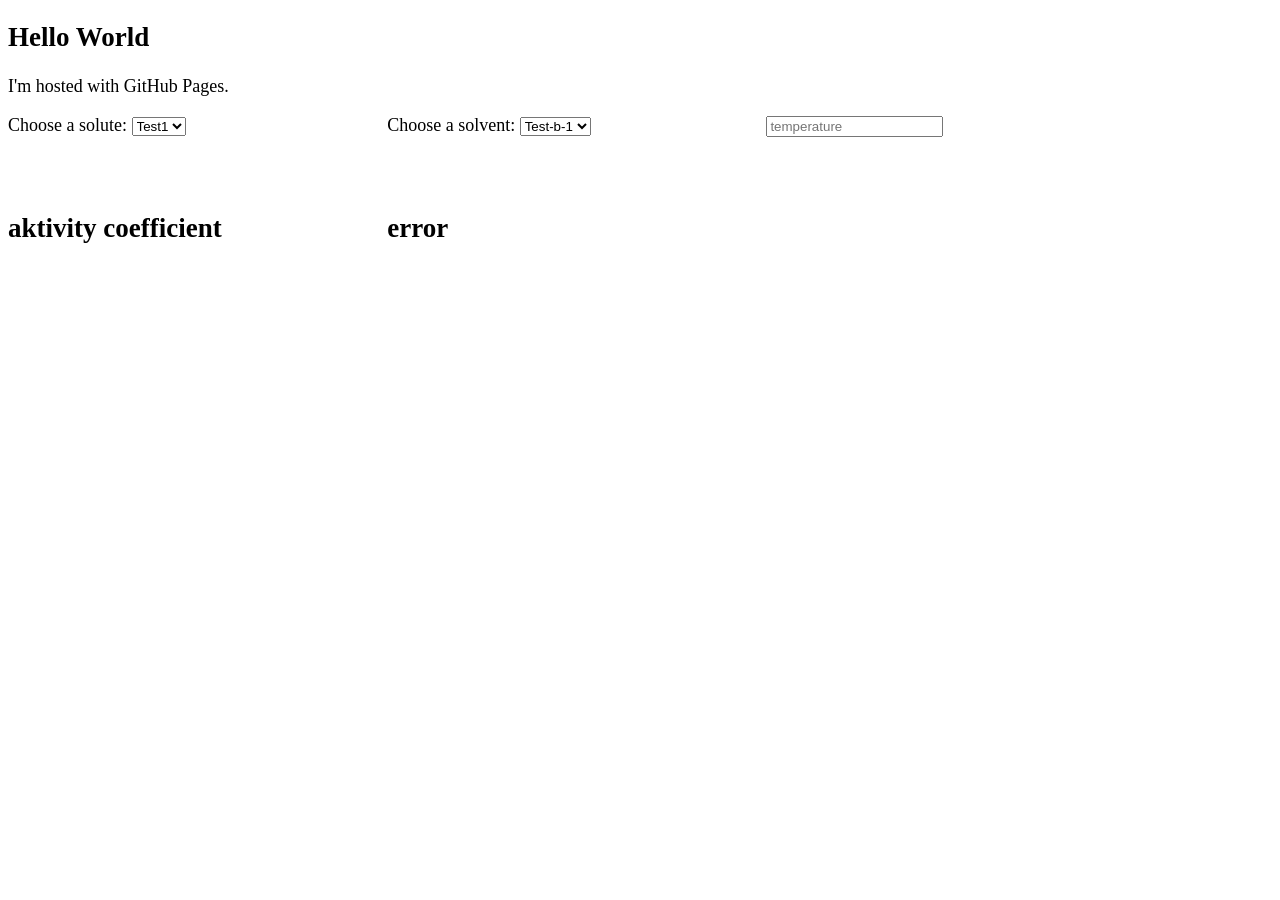
<file: index.html>
<!DOCTYPE html>
<html>
  <head>
    <link type="text/css" rel="stylesheet" href="style.css">
<link type="text/javascript" href="jquery-3.6.1.min.js">
<link type="text/javascript" href="main.js">
    
  </head>
<body>
  <section class="main">
<h1>Hello World</h1>
<p>I'm hosted with GitHub Pages.</p>
<div class="flex-container">    

<div class="auswahl">    
  <label for="cas1">Choose a solute:</label>
<select name="cas1" id="cas1">
  <option value="test1">Test1</option>
  <option value="test2">Test2</option>
  <option value="test3">Test3</option>
  <option value="test4">Test4</option>
</select> 
</div>

<div class="auswahl">  
    <label for="cas2">Choose a solvent:</label>
<select name="cas2" id="cas2">
  <option value="test-b-1">Test-b-1</option>
  <option value="test-b-2">Test-b-2</option>
  <option value="test-b-3">Test-b-3</option>
  <option value="test-b-4">Test-b-4</option>
</select>
  </div>

<div class="auswahl">  
<input type="number" placeholder="temperature"></input>
</div>

</div>  

<div class="flex-container"> 

<div class="ergebnis"> 
<h2>aktivity coefficient</h2>
<div id="aktivitaetskoeffizient"></div>
</div>

<div class="ergebnis"> 
<h2>error</h2>
<div id="fehler"></div>
</div>

</div>
    
  </section>
</body>
</html>
</file>
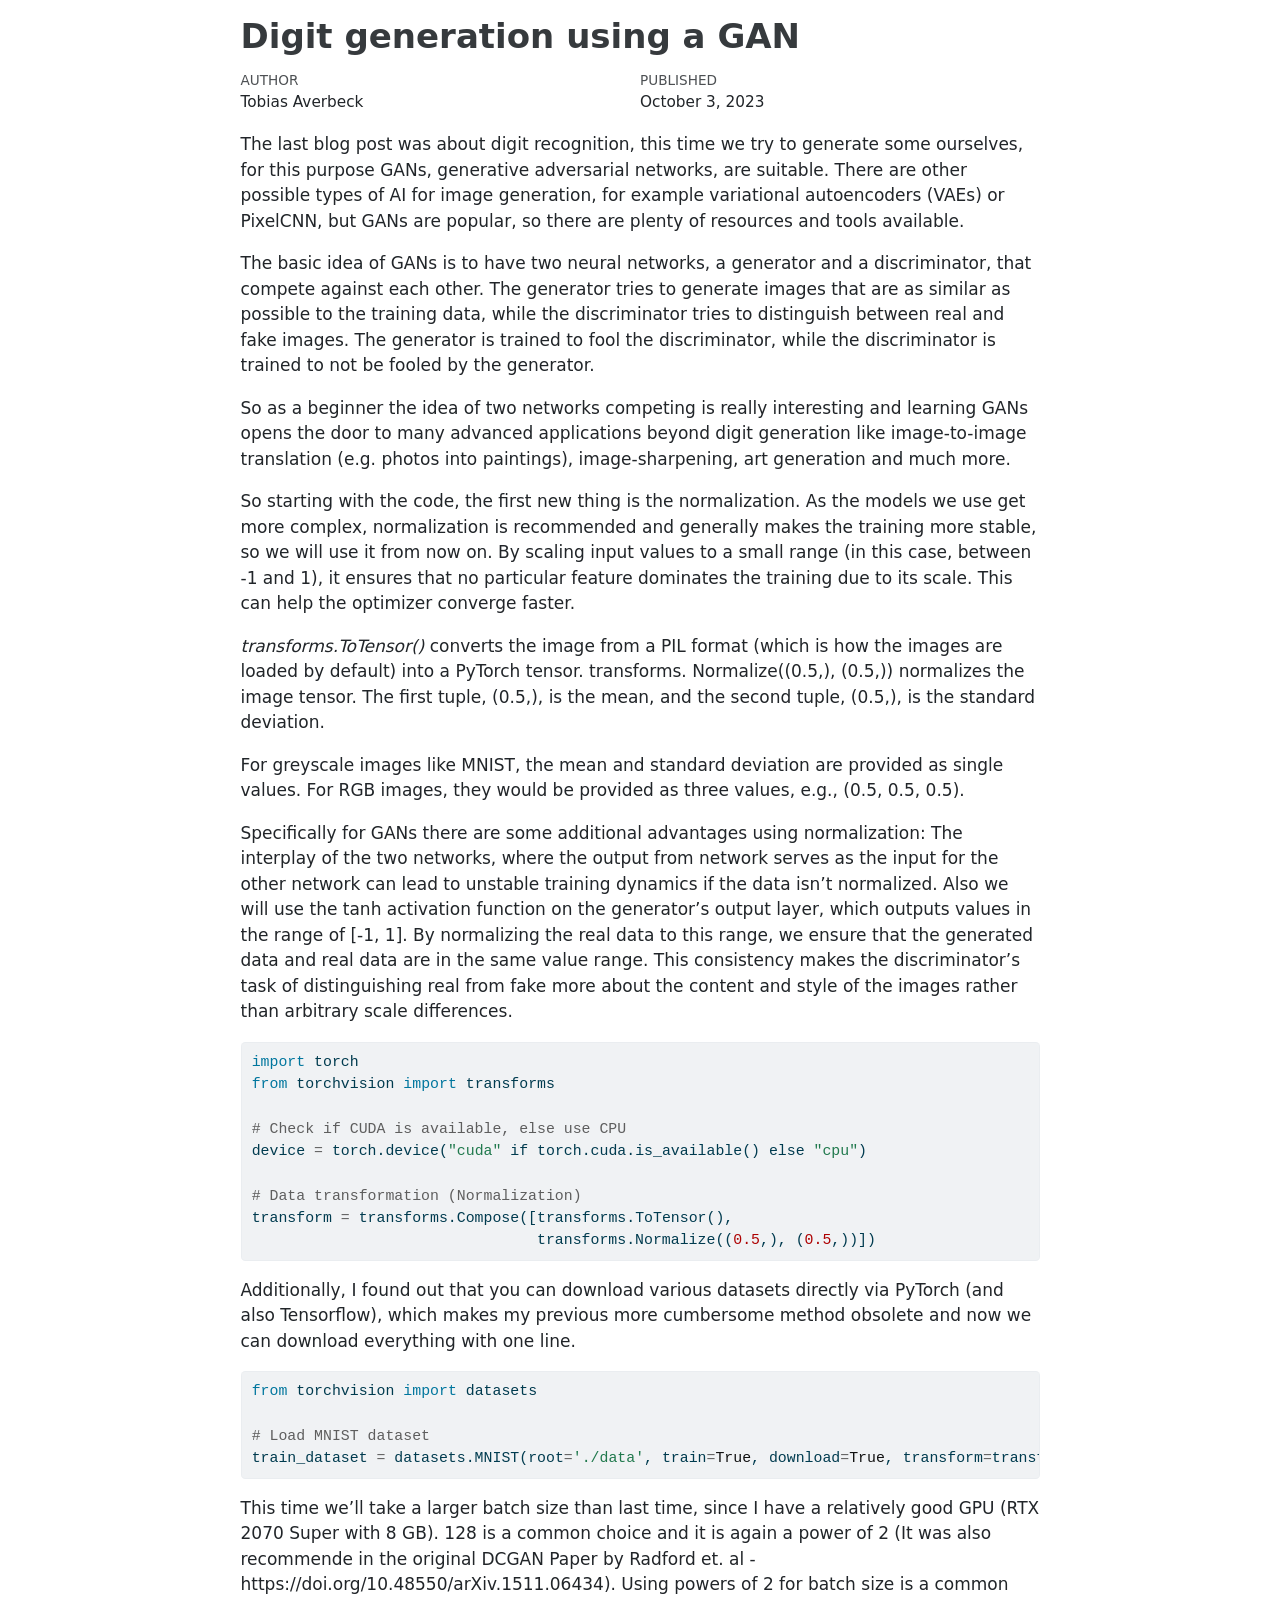
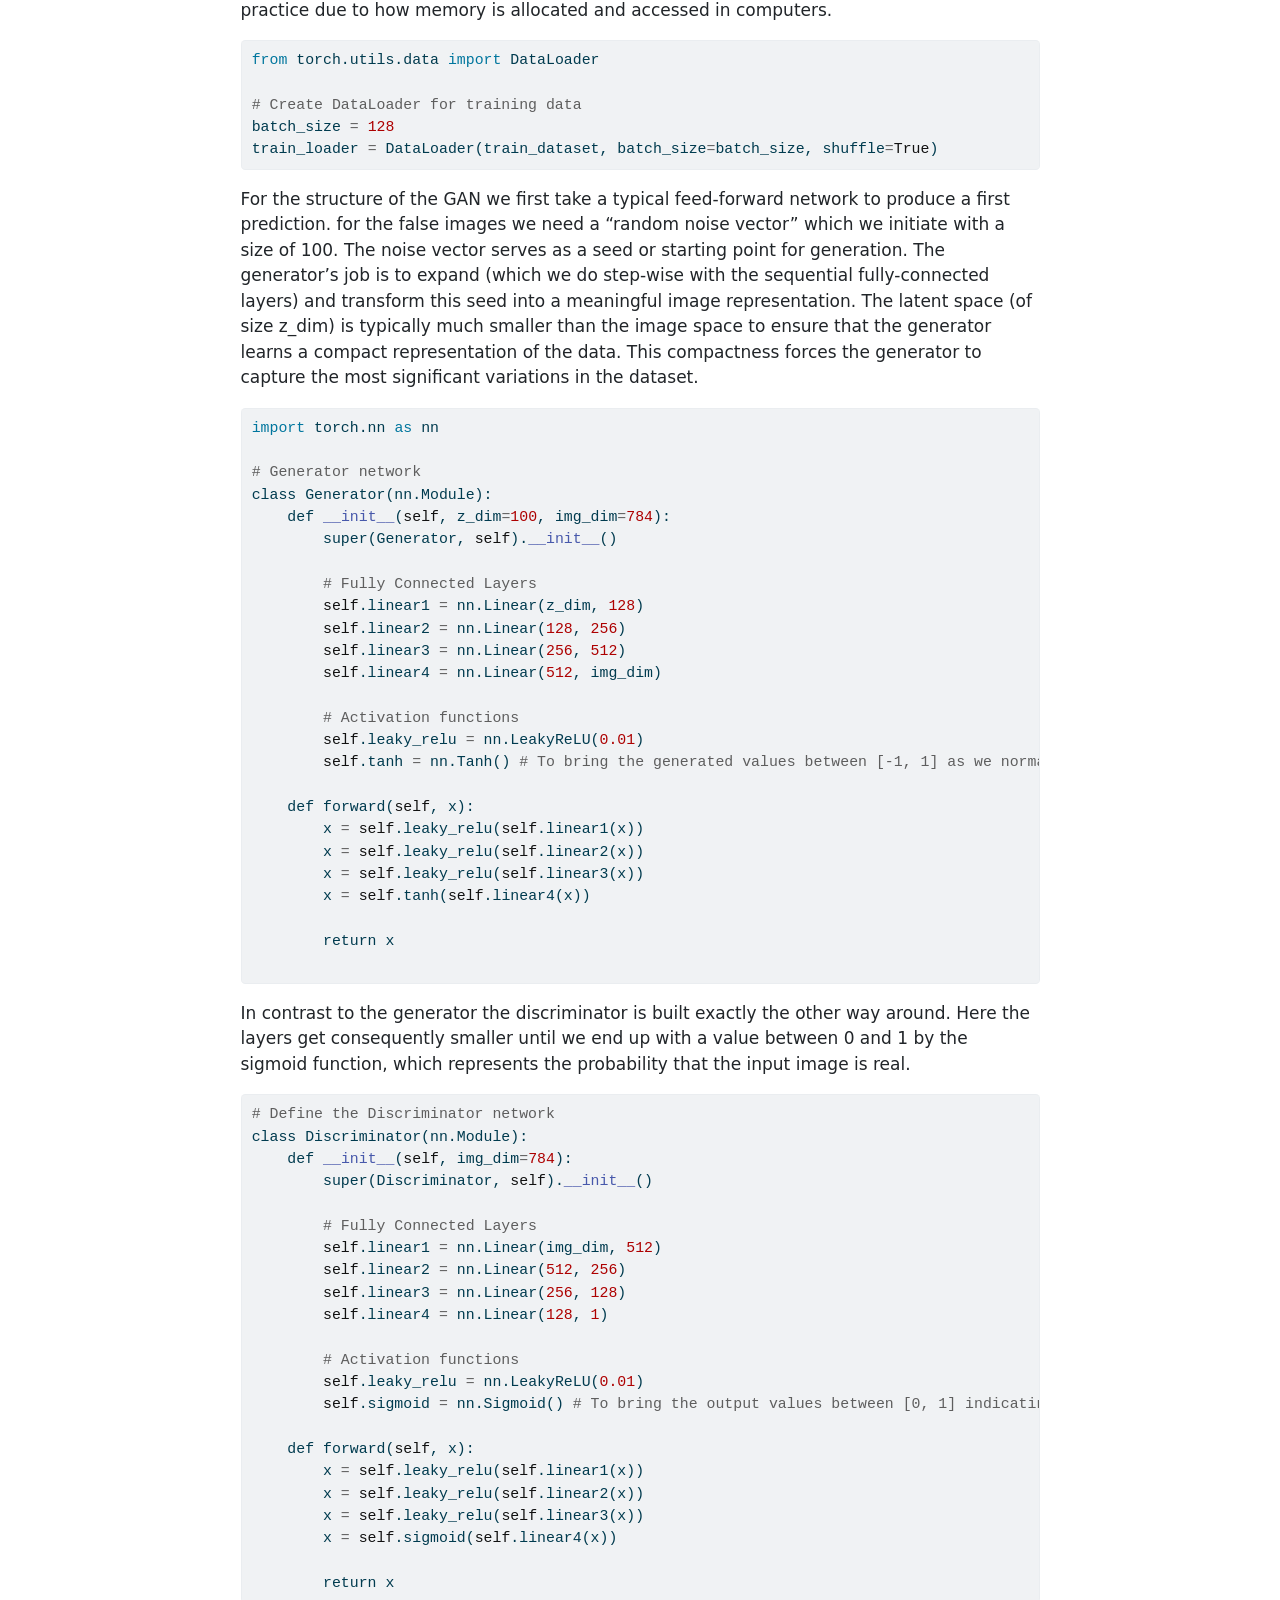
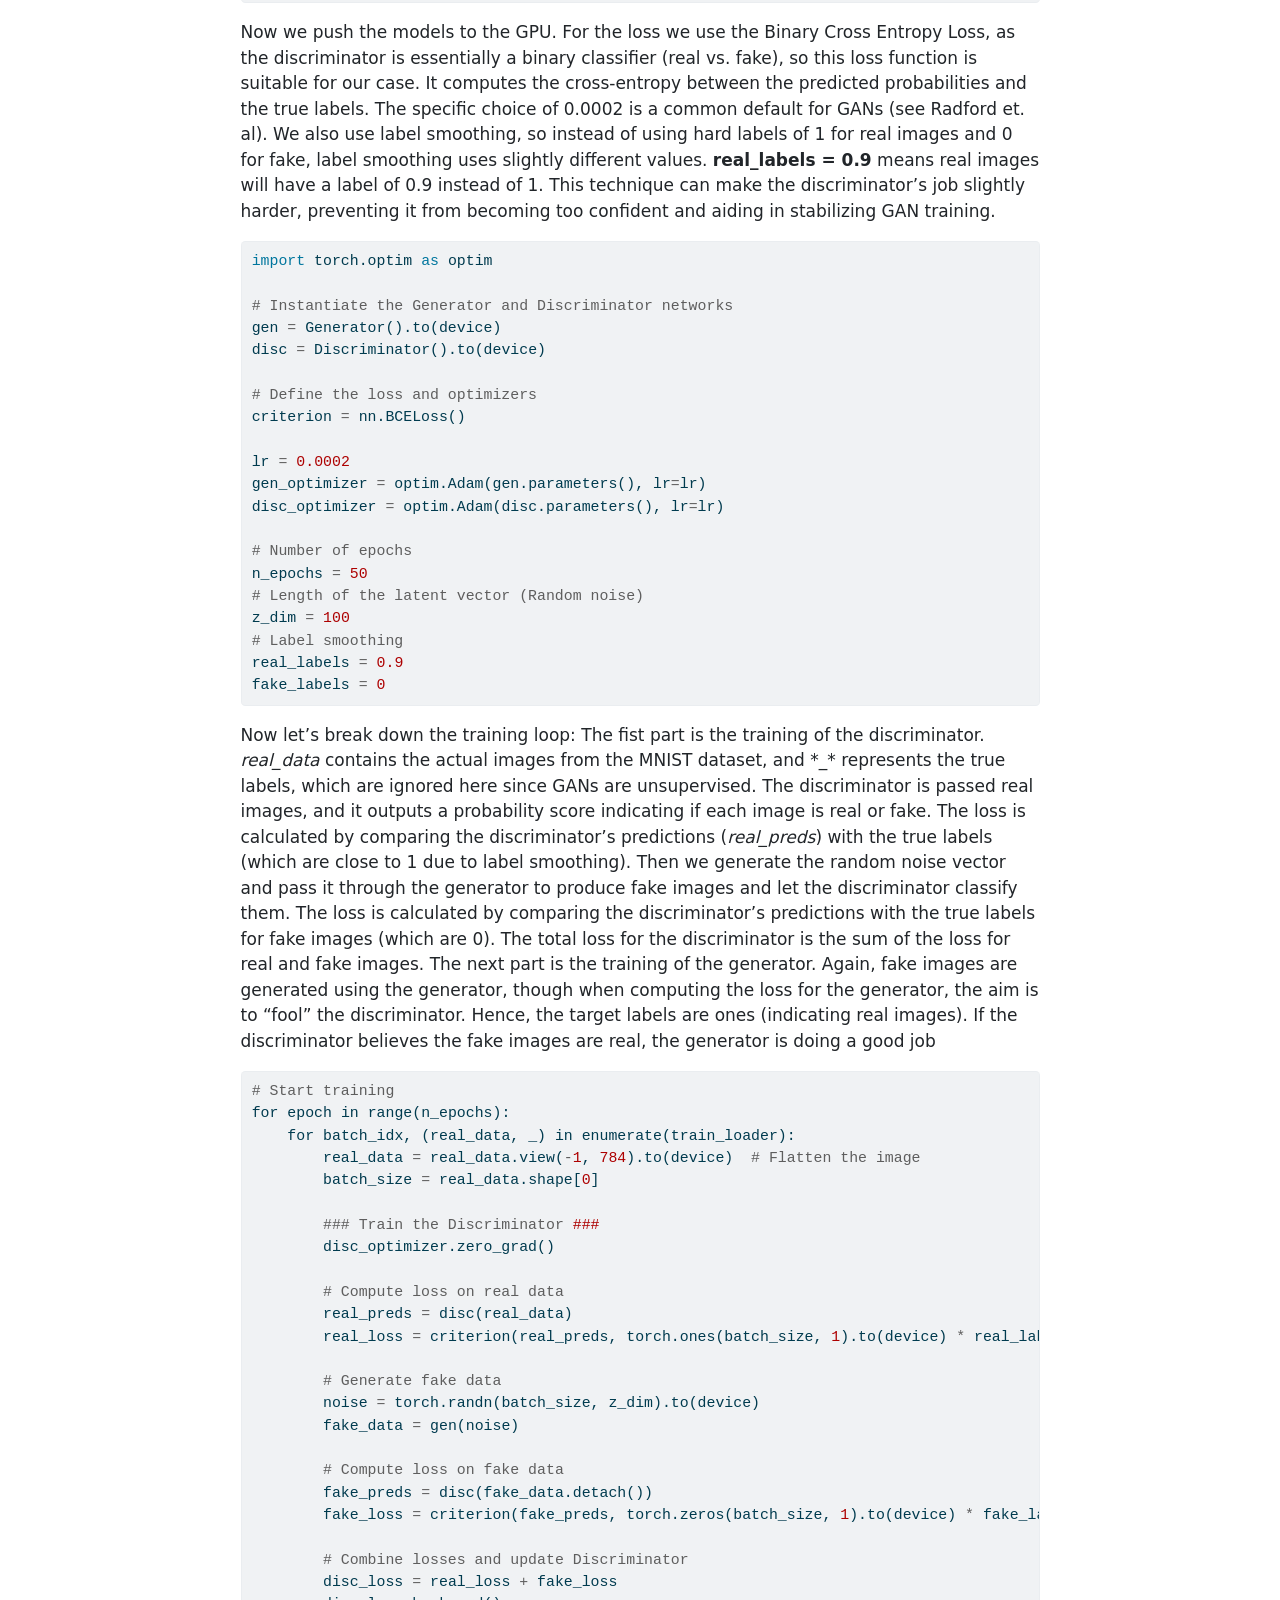
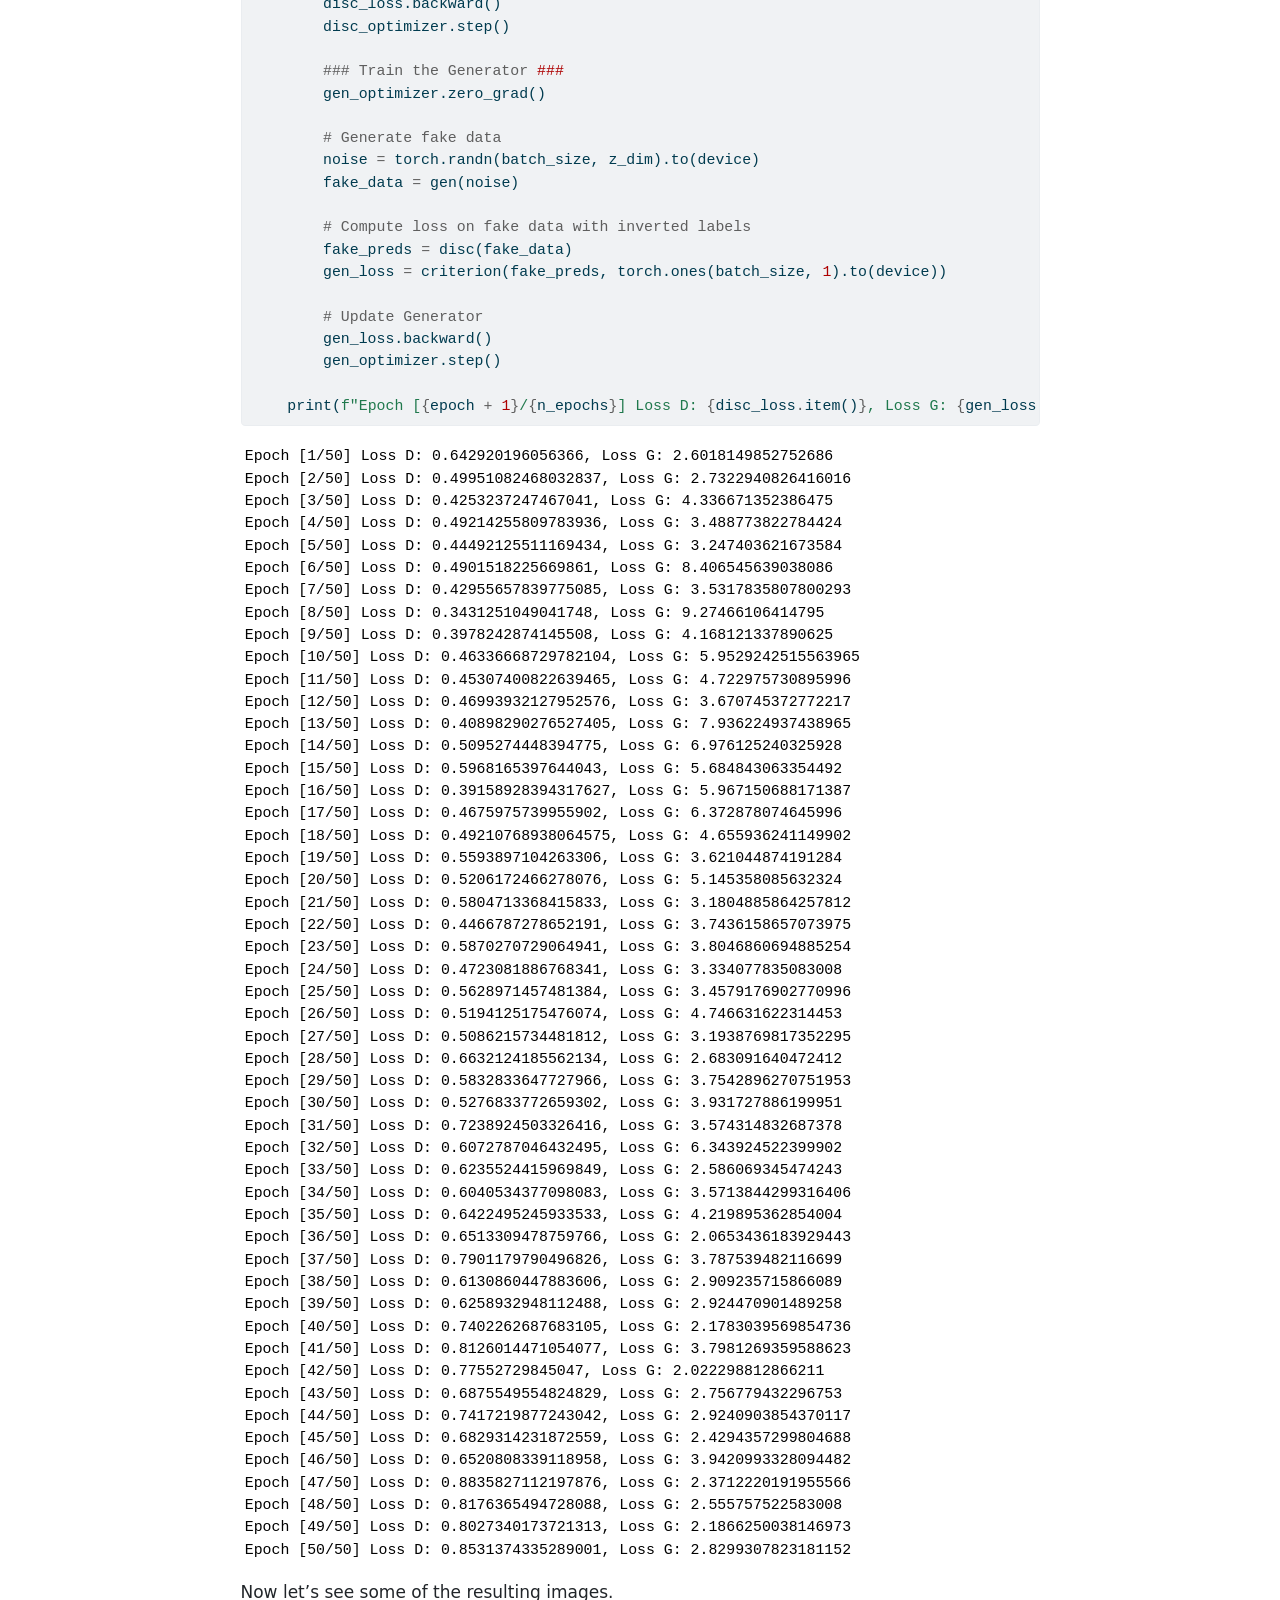
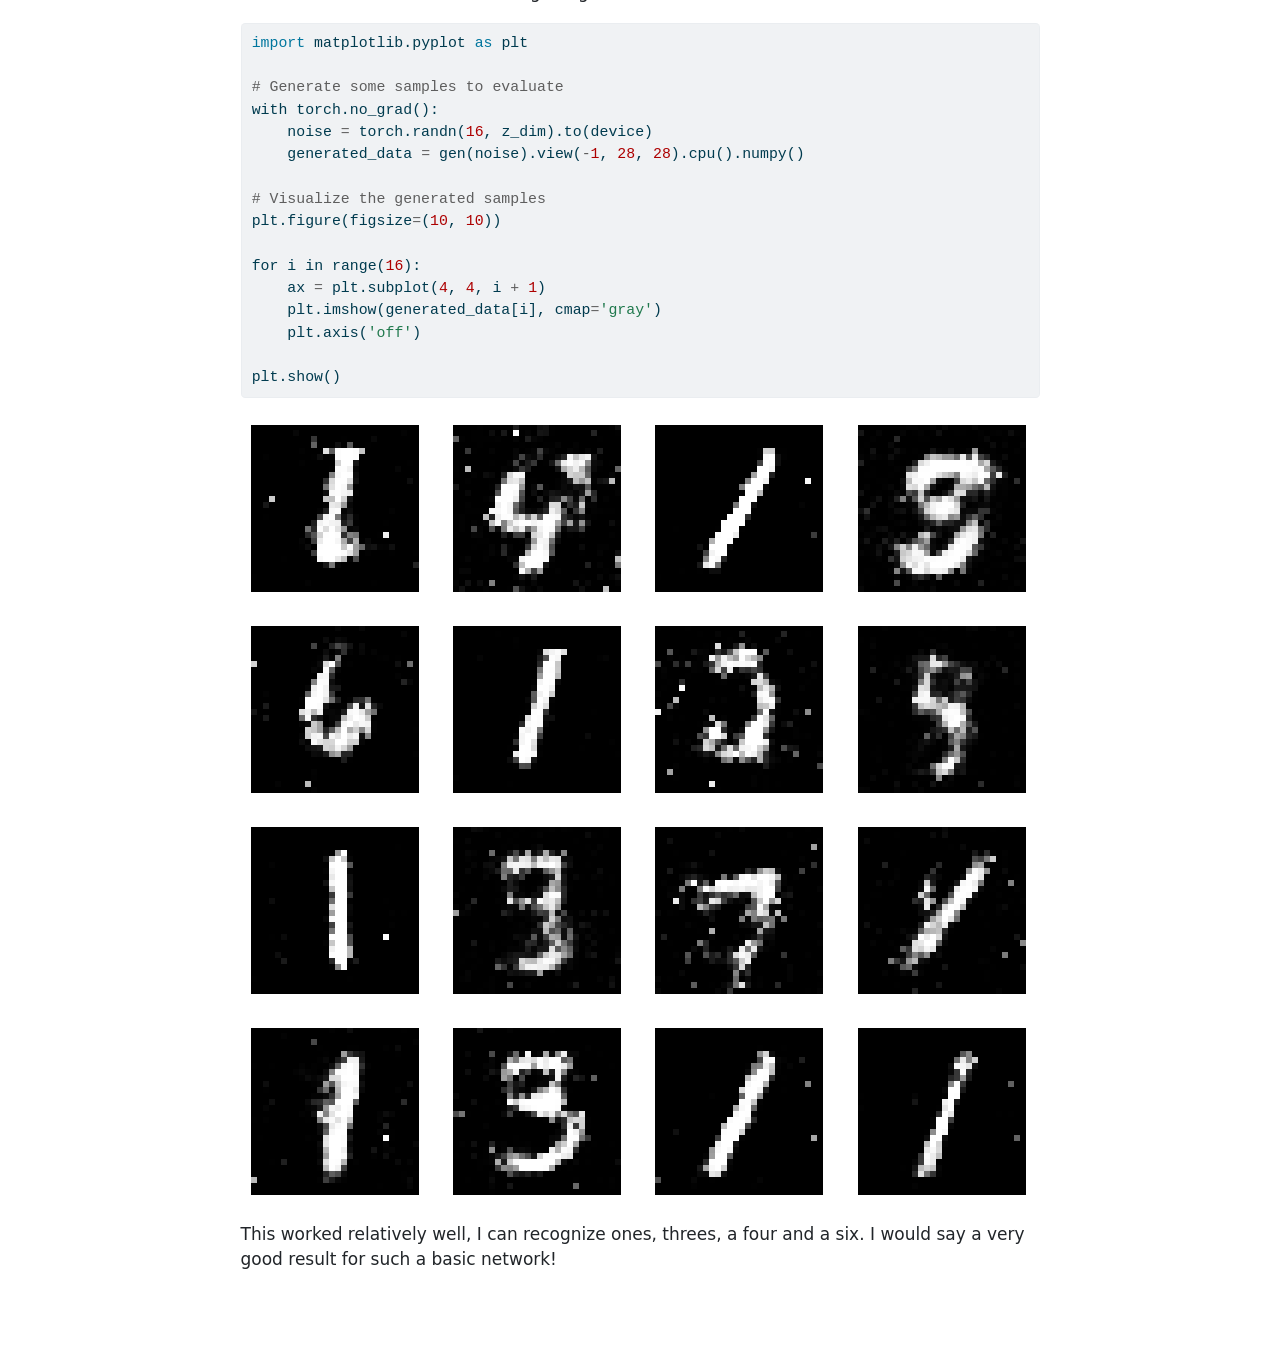
<file: docs/GAN_2.html>
<!DOCTYPE html>
<html xmlns="http://www.w3.org/1999/xhtml" lang="en" xml:lang="en"><head>

<meta charset="utf-8">
<meta name="generator" content="quarto-1.3.450">

<meta name="viewport" content="width=device-width, initial-scale=1.0, user-scalable=yes">

<meta name="author" content="Tobias Averbeck">
<meta name="dcterms.date" content="2023-10-03">

<title>Digit generation using a GAN</title>
<style>
code{white-space: pre-wrap;}
span.smallcaps{font-variant: small-caps;}
div.columns{display: flex; gap: min(4vw, 1.5em);}
div.column{flex: auto; overflow-x: auto;}
div.hanging-indent{margin-left: 1.5em; text-indent: -1.5em;}
ul.task-list{list-style: none;}
ul.task-list li input[type="checkbox"] {
  width: 0.8em;
  margin: 0 0.8em 0.2em -1em; /* quarto-specific, see https://github.com/quarto-dev/quarto-cli/issues/4556 */ 
  vertical-align: middle;
}
/* CSS for syntax highlighting */
pre > code.sourceCode { white-space: pre; position: relative; }
pre > code.sourceCode > span { display: inline-block; line-height: 1.25; }
pre > code.sourceCode > span:empty { height: 1.2em; }
.sourceCode { overflow: visible; }
code.sourceCode > span { color: inherit; text-decoration: inherit; }
div.sourceCode { margin: 1em 0; }
pre.sourceCode { margin: 0; }
@media screen {
div.sourceCode { overflow: auto; }
}
@media print {
pre > code.sourceCode { white-space: pre-wrap; }
pre > code.sourceCode > span { text-indent: -5em; padding-left: 5em; }
}
pre.numberSource code
  { counter-reset: source-line 0; }
pre.numberSource code > span
  { position: relative; left: -4em; counter-increment: source-line; }
pre.numberSource code > span > a:first-child::before
  { content: counter(source-line);
    position: relative; left: -1em; text-align: right; vertical-align: baseline;
    border: none; display: inline-block;
    -webkit-touch-callout: none; -webkit-user-select: none;
    -khtml-user-select: none; -moz-user-select: none;
    -ms-user-select: none; user-select: none;
    padding: 0 4px; width: 4em;
  }
pre.numberSource { margin-left: 3em;  padding-left: 4px; }
div.sourceCode
  {   }
@media screen {
pre > code.sourceCode > span > a:first-child::before { text-decoration: underline; }
}
</style>


<script src="GAN_2_files/libs/clipboard/clipboard.min.js"></script>
<script src="GAN_2_files/libs/quarto-html/quarto.js"></script>
<script src="GAN_2_files/libs/quarto-html/popper.min.js"></script>
<script src="GAN_2_files/libs/quarto-html/tippy.umd.min.js"></script>
<script src="GAN_2_files/libs/quarto-html/anchor.min.js"></script>
<link href="GAN_2_files/libs/quarto-html/tippy.css" rel="stylesheet">
<link href="GAN_2_files/libs/quarto-html/quarto-syntax-highlighting.css" rel="stylesheet" id="quarto-text-highlighting-styles">
<script src="GAN_2_files/libs/bootstrap/bootstrap.min.js"></script>
<link href="GAN_2_files/libs/bootstrap/bootstrap-icons.css" rel="stylesheet">
<link href="GAN_2_files/libs/bootstrap/bootstrap.min.css" rel="stylesheet" id="quarto-bootstrap" data-mode="light">


</head>

<body class="fullcontent">

<div id="quarto-content" class="page-columns page-rows-contents page-layout-article">

<main class="content" id="quarto-document-content">

<header id="title-block-header" class="quarto-title-block default">
<div class="quarto-title">
<h1 class="title">Digit generation using a GAN</h1>
</div>



<div class="quarto-title-meta">

    <div>
    <div class="quarto-title-meta-heading">Author</div>
    <div class="quarto-title-meta-contents">
             <p>Tobias Averbeck </p>
          </div>
  </div>
    
    <div>
    <div class="quarto-title-meta-heading">Published</div>
    <div class="quarto-title-meta-contents">
      <p class="date">October 3, 2023</p>
    </div>
  </div>
  
    
  </div>
  

</header>

<p>The last blog post was about digit recognition, this time we try to generate some ourselves, for this purpose GANs, generative adversarial networks, are suitable. There are other possible types of AI for image generation, for example variational autoencoders (VAEs) or PixelCNN, but GANs are popular, so there are plenty of resources and tools available.</p>
<p>The basic idea of GANs is to have two neural networks, a generator and a discriminator, that compete against each other. The generator tries to generate images that are as similar as possible to the training data, while the discriminator tries to distinguish between real and fake images. The generator is trained to fool the discriminator, while the discriminator is trained to not be fooled by the generator.</p>
<p>So as a beginner the idea of two networks competing is really interesting and learning GANs opens the door to many advanced applications beyond digit generation like image-to-image translation (e.g.&nbsp;photos into paintings), image-sharpening, art generation and much more.</p>
<p>So starting with the code, the first new thing is the normalization. As the models we use get more complex, normalization is recommended and generally makes the training more stable, so we will use it from now on. By scaling input values to a small range (in this case, between -1 and 1), it ensures that no particular feature dominates the training due to its scale. This can help the optimizer converge faster.</p>
<p><em>transforms.ToTensor()</em> converts the image from a PIL format (which is how the images are loaded by default) into a PyTorch tensor. transforms. Normalize((0.5,), (0.5,)) normalizes the image tensor. The first tuple, (0.5,), is the mean, and the second tuple, (0.5,), is the standard deviation.</p>
<p>For greyscale images like MNIST, the mean and standard deviation are provided as single values. For RGB images, they would be provided as three values, e.g., (0.5, 0.5, 0.5).</p>
<p>Specifically for GANs there are some additional advantages using normalization: The interplay of the two networks, where the output from network serves as the input for the other network can lead to unstable training dynamics if the data isn’t normalized. Also we will use the tanh activation function on the generator’s output layer, which outputs values in the range of [-1, 1]. By normalizing the real data to this range, we ensure that the generated data and real data are in the same value range. This consistency makes the discriminator’s task of distinguishing real from fake more about the content and style of the images rather than arbitrary scale differences.</p>
<div class="cell" data-execution_count="2">
<div class="sourceCode cell-code" id="cb1"><pre class="sourceCode python code-with-copy"><code class="sourceCode python"><span id="cb1-1"><a href="#cb1-1" aria-hidden="true" tabindex="-1"></a><span class="im">import</span> torch</span>
<span id="cb1-2"><a href="#cb1-2" aria-hidden="true" tabindex="-1"></a><span class="im">from</span> torchvision <span class="im">import</span> transforms</span>
<span id="cb1-3"><a href="#cb1-3" aria-hidden="true" tabindex="-1"></a></span>
<span id="cb1-4"><a href="#cb1-4" aria-hidden="true" tabindex="-1"></a><span class="co"># Check if CUDA is available, else use CPU</span></span>
<span id="cb1-5"><a href="#cb1-5" aria-hidden="true" tabindex="-1"></a>device <span class="op">=</span> torch.device(<span class="st">"cuda"</span> <span class="cf">if</span> torch.cuda.is_available() <span class="cf">else</span> <span class="st">"cpu"</span>)</span>
<span id="cb1-6"><a href="#cb1-6" aria-hidden="true" tabindex="-1"></a></span>
<span id="cb1-7"><a href="#cb1-7" aria-hidden="true" tabindex="-1"></a><span class="co"># Data transformation (Normalization)</span></span>
<span id="cb1-8"><a href="#cb1-8" aria-hidden="true" tabindex="-1"></a>transform <span class="op">=</span> transforms.Compose([transforms.ToTensor(),</span>
<span id="cb1-9"><a href="#cb1-9" aria-hidden="true" tabindex="-1"></a>                                transforms.Normalize((<span class="fl">0.5</span>,), (<span class="fl">0.5</span>,))])</span></code><button title="Copy to Clipboard" class="code-copy-button"><i class="bi"></i></button></pre></div>
</div>
<p>Additionally, I found out that you can download various datasets directly via PyTorch (and also Tensorflow), which makes my previous more cumbersome method obsolete and now we can download everything with one line.</p>
<div class="cell" data-execution_count="3">
<div class="sourceCode cell-code" id="cb2"><pre class="sourceCode python code-with-copy"><code class="sourceCode python"><span id="cb2-1"><a href="#cb2-1" aria-hidden="true" tabindex="-1"></a><span class="im">from</span> torchvision <span class="im">import</span> datasets</span>
<span id="cb2-2"><a href="#cb2-2" aria-hidden="true" tabindex="-1"></a></span>
<span id="cb2-3"><a href="#cb2-3" aria-hidden="true" tabindex="-1"></a><span class="co"># Load MNIST dataset</span></span>
<span id="cb2-4"><a href="#cb2-4" aria-hidden="true" tabindex="-1"></a>train_dataset <span class="op">=</span> datasets.MNIST(root<span class="op">=</span><span class="st">'./data'</span>, train<span class="op">=</span><span class="va">True</span>, download<span class="op">=</span><span class="va">True</span>, transform<span class="op">=</span>transform)</span></code><button title="Copy to Clipboard" class="code-copy-button"><i class="bi"></i></button></pre></div>
</div>
<p>This time we’ll take a larger batch size than last time, since I have a relatively good GPU (RTX 2070 Super with 8 GB). 128 is a common choice and it is again a power of 2 (It was also recommende in the original DCGAN Paper by Radford et. al -<br>
https://doi.org/10.48550/arXiv.1511.06434). Using powers of 2 for batch size is a common practice due to how memory is allocated and accessed in computers.</p>
<div class="cell" data-execution_count="4">
<div class="sourceCode cell-code" id="cb3"><pre class="sourceCode python code-with-copy"><code class="sourceCode python"><span id="cb3-1"><a href="#cb3-1" aria-hidden="true" tabindex="-1"></a><span class="im">from</span> torch.utils.data <span class="im">import</span> DataLoader</span>
<span id="cb3-2"><a href="#cb3-2" aria-hidden="true" tabindex="-1"></a></span>
<span id="cb3-3"><a href="#cb3-3" aria-hidden="true" tabindex="-1"></a><span class="co"># Create DataLoader for training data</span></span>
<span id="cb3-4"><a href="#cb3-4" aria-hidden="true" tabindex="-1"></a>batch_size <span class="op">=</span> <span class="dv">128</span></span>
<span id="cb3-5"><a href="#cb3-5" aria-hidden="true" tabindex="-1"></a>train_loader <span class="op">=</span> DataLoader(train_dataset, batch_size<span class="op">=</span>batch_size, shuffle<span class="op">=</span><span class="va">True</span>)</span></code><button title="Copy to Clipboard" class="code-copy-button"><i class="bi"></i></button></pre></div>
</div>
<p>For the structure of the GAN we first take a typical feed-forward network to produce a first prediction. for the false images we need a “random noise vector” which we initiate with a size of 100. The noise vector serves as a seed or starting point for generation. The generator’s job is to expand (which we do step-wise with the sequential fully-connected layers) and transform this seed into a meaningful image representation. The latent space (of size z_dim) is typically much smaller than the image space to ensure that the generator learns a compact representation of the data. This compactness forces the generator to capture the most significant variations in the dataset.</p>
<div class="cell" data-execution_count="5">
<div class="sourceCode cell-code" id="cb4"><pre class="sourceCode python code-with-copy"><code class="sourceCode python"><span id="cb4-1"><a href="#cb4-1" aria-hidden="true" tabindex="-1"></a><span class="im">import</span> torch.nn <span class="im">as</span> nn</span>
<span id="cb4-2"><a href="#cb4-2" aria-hidden="true" tabindex="-1"></a></span>
<span id="cb4-3"><a href="#cb4-3" aria-hidden="true" tabindex="-1"></a><span class="co"># Generator network</span></span>
<span id="cb4-4"><a href="#cb4-4" aria-hidden="true" tabindex="-1"></a><span class="kw">class</span> Generator(nn.Module):</span>
<span id="cb4-5"><a href="#cb4-5" aria-hidden="true" tabindex="-1"></a>    <span class="kw">def</span> <span class="fu">__init__</span>(<span class="va">self</span>, z_dim<span class="op">=</span><span class="dv">100</span>, img_dim<span class="op">=</span><span class="dv">784</span>):</span>
<span id="cb4-6"><a href="#cb4-6" aria-hidden="true" tabindex="-1"></a>        <span class="bu">super</span>(Generator, <span class="va">self</span>).<span class="fu">__init__</span>()</span>
<span id="cb4-7"><a href="#cb4-7" aria-hidden="true" tabindex="-1"></a></span>
<span id="cb4-8"><a href="#cb4-8" aria-hidden="true" tabindex="-1"></a>        <span class="co"># Fully Connected Layers</span></span>
<span id="cb4-9"><a href="#cb4-9" aria-hidden="true" tabindex="-1"></a>        <span class="va">self</span>.linear1 <span class="op">=</span> nn.Linear(z_dim, <span class="dv">128</span>)</span>
<span id="cb4-10"><a href="#cb4-10" aria-hidden="true" tabindex="-1"></a>        <span class="va">self</span>.linear2 <span class="op">=</span> nn.Linear(<span class="dv">128</span>, <span class="dv">256</span>)</span>
<span id="cb4-11"><a href="#cb4-11" aria-hidden="true" tabindex="-1"></a>        <span class="va">self</span>.linear3 <span class="op">=</span> nn.Linear(<span class="dv">256</span>, <span class="dv">512</span>)</span>
<span id="cb4-12"><a href="#cb4-12" aria-hidden="true" tabindex="-1"></a>        <span class="va">self</span>.linear4 <span class="op">=</span> nn.Linear(<span class="dv">512</span>, img_dim)</span>
<span id="cb4-13"><a href="#cb4-13" aria-hidden="true" tabindex="-1"></a>        </span>
<span id="cb4-14"><a href="#cb4-14" aria-hidden="true" tabindex="-1"></a>        <span class="co"># Activation functions</span></span>
<span id="cb4-15"><a href="#cb4-15" aria-hidden="true" tabindex="-1"></a>        <span class="va">self</span>.leaky_relu <span class="op">=</span> nn.LeakyReLU(<span class="fl">0.01</span>)</span>
<span id="cb4-16"><a href="#cb4-16" aria-hidden="true" tabindex="-1"></a>        <span class="va">self</span>.tanh <span class="op">=</span> nn.Tanh() <span class="co"># To bring the generated values between [-1, 1] as we normalized our images to this range</span></span>
<span id="cb4-17"><a href="#cb4-17" aria-hidden="true" tabindex="-1"></a>        </span>
<span id="cb4-18"><a href="#cb4-18" aria-hidden="true" tabindex="-1"></a>    <span class="kw">def</span> forward(<span class="va">self</span>, x): </span>
<span id="cb4-19"><a href="#cb4-19" aria-hidden="true" tabindex="-1"></a>        x <span class="op">=</span> <span class="va">self</span>.leaky_relu(<span class="va">self</span>.linear1(x))</span>
<span id="cb4-20"><a href="#cb4-20" aria-hidden="true" tabindex="-1"></a>        x <span class="op">=</span> <span class="va">self</span>.leaky_relu(<span class="va">self</span>.linear2(x))</span>
<span id="cb4-21"><a href="#cb4-21" aria-hidden="true" tabindex="-1"></a>        x <span class="op">=</span> <span class="va">self</span>.leaky_relu(<span class="va">self</span>.linear3(x))</span>
<span id="cb4-22"><a href="#cb4-22" aria-hidden="true" tabindex="-1"></a>        x <span class="op">=</span> <span class="va">self</span>.tanh(<span class="va">self</span>.linear4(x))</span>
<span id="cb4-23"><a href="#cb4-23" aria-hidden="true" tabindex="-1"></a>        </span>
<span id="cb4-24"><a href="#cb4-24" aria-hidden="true" tabindex="-1"></a>        <span class="cf">return</span> x</span>
<span id="cb4-25"><a href="#cb4-25" aria-hidden="true" tabindex="-1"></a>        </span></code><button title="Copy to Clipboard" class="code-copy-button"><i class="bi"></i></button></pre></div>
</div>
<p>In contrast to the generator the discriminator is built exactly the other way around. Here the layers get consequently smaller until we end up with a value between 0 and 1 by the sigmoid function, which represents the probability that the input image is real.</p>
<div class="cell" data-execution_count="6">
<div class="sourceCode cell-code" id="cb5"><pre class="sourceCode python code-with-copy"><code class="sourceCode python"><span id="cb5-1"><a href="#cb5-1" aria-hidden="true" tabindex="-1"></a><span class="co"># Define the Discriminator network</span></span>
<span id="cb5-2"><a href="#cb5-2" aria-hidden="true" tabindex="-1"></a><span class="kw">class</span> Discriminator(nn.Module):</span>
<span id="cb5-3"><a href="#cb5-3" aria-hidden="true" tabindex="-1"></a>    <span class="kw">def</span> <span class="fu">__init__</span>(<span class="va">self</span>, img_dim<span class="op">=</span><span class="dv">784</span>):</span>
<span id="cb5-4"><a href="#cb5-4" aria-hidden="true" tabindex="-1"></a>        <span class="bu">super</span>(Discriminator, <span class="va">self</span>).<span class="fu">__init__</span>()</span>
<span id="cb5-5"><a href="#cb5-5" aria-hidden="true" tabindex="-1"></a>        </span>
<span id="cb5-6"><a href="#cb5-6" aria-hidden="true" tabindex="-1"></a>        <span class="co"># Fully Connected Layers</span></span>
<span id="cb5-7"><a href="#cb5-7" aria-hidden="true" tabindex="-1"></a>        <span class="va">self</span>.linear1 <span class="op">=</span> nn.Linear(img_dim, <span class="dv">512</span>)</span>
<span id="cb5-8"><a href="#cb5-8" aria-hidden="true" tabindex="-1"></a>        <span class="va">self</span>.linear2 <span class="op">=</span> nn.Linear(<span class="dv">512</span>, <span class="dv">256</span>)</span>
<span id="cb5-9"><a href="#cb5-9" aria-hidden="true" tabindex="-1"></a>        <span class="va">self</span>.linear3 <span class="op">=</span> nn.Linear(<span class="dv">256</span>, <span class="dv">128</span>)</span>
<span id="cb5-10"><a href="#cb5-10" aria-hidden="true" tabindex="-1"></a>        <span class="va">self</span>.linear4 <span class="op">=</span> nn.Linear(<span class="dv">128</span>, <span class="dv">1</span>)</span>
<span id="cb5-11"><a href="#cb5-11" aria-hidden="true" tabindex="-1"></a>        </span>
<span id="cb5-12"><a href="#cb5-12" aria-hidden="true" tabindex="-1"></a>        <span class="co"># Activation functions</span></span>
<span id="cb5-13"><a href="#cb5-13" aria-hidden="true" tabindex="-1"></a>        <span class="va">self</span>.leaky_relu <span class="op">=</span> nn.LeakyReLU(<span class="fl">0.01</span>)</span>
<span id="cb5-14"><a href="#cb5-14" aria-hidden="true" tabindex="-1"></a>        <span class="va">self</span>.sigmoid <span class="op">=</span> nn.Sigmoid() <span class="co"># To bring the output values between [0, 1] indicating the probability of being real</span></span>
<span id="cb5-15"><a href="#cb5-15" aria-hidden="true" tabindex="-1"></a>        </span>
<span id="cb5-16"><a href="#cb5-16" aria-hidden="true" tabindex="-1"></a>    <span class="kw">def</span> forward(<span class="va">self</span>, x):</span>
<span id="cb5-17"><a href="#cb5-17" aria-hidden="true" tabindex="-1"></a>        x <span class="op">=</span> <span class="va">self</span>.leaky_relu(<span class="va">self</span>.linear1(x))</span>
<span id="cb5-18"><a href="#cb5-18" aria-hidden="true" tabindex="-1"></a>        x <span class="op">=</span> <span class="va">self</span>.leaky_relu(<span class="va">self</span>.linear2(x))</span>
<span id="cb5-19"><a href="#cb5-19" aria-hidden="true" tabindex="-1"></a>        x <span class="op">=</span> <span class="va">self</span>.leaky_relu(<span class="va">self</span>.linear3(x))</span>
<span id="cb5-20"><a href="#cb5-20" aria-hidden="true" tabindex="-1"></a>        x <span class="op">=</span> <span class="va">self</span>.sigmoid(<span class="va">self</span>.linear4(x))</span>
<span id="cb5-21"><a href="#cb5-21" aria-hidden="true" tabindex="-1"></a>        </span>
<span id="cb5-22"><a href="#cb5-22" aria-hidden="true" tabindex="-1"></a>        <span class="cf">return</span> x</span></code><button title="Copy to Clipboard" class="code-copy-button"><i class="bi"></i></button></pre></div>
</div>
<p>Now we push the models to the GPU. For the loss we use the Binary Cross Entropy Loss, as the discriminator is essentially a binary classifier (real vs.&nbsp;fake), so this loss function is suitable for our case. It computes the cross-entropy between the predicted probabilities and the true labels. The specific choice of 0.0002 is a common default for GANs (see Radford et. al). We also use label smoothing, so instead of using hard labels of 1 for real images and 0 for fake, label smoothing uses slightly different values. <strong>real_labels = 0.9</strong> means real images will have a label of 0.9 instead of 1. This technique can make the discriminator’s job slightly harder, preventing it from becoming too confident and aiding in stabilizing GAN training.</p>
<div class="cell" data-execution_count="7">
<div class="sourceCode cell-code" id="cb6"><pre class="sourceCode python code-with-copy"><code class="sourceCode python"><span id="cb6-1"><a href="#cb6-1" aria-hidden="true" tabindex="-1"></a><span class="im">import</span> torch.optim <span class="im">as</span> optim</span>
<span id="cb6-2"><a href="#cb6-2" aria-hidden="true" tabindex="-1"></a></span>
<span id="cb6-3"><a href="#cb6-3" aria-hidden="true" tabindex="-1"></a><span class="co"># Instantiate the Generator and Discriminator networks</span></span>
<span id="cb6-4"><a href="#cb6-4" aria-hidden="true" tabindex="-1"></a>gen <span class="op">=</span> Generator().to(device)</span>
<span id="cb6-5"><a href="#cb6-5" aria-hidden="true" tabindex="-1"></a>disc <span class="op">=</span> Discriminator().to(device)</span>
<span id="cb6-6"><a href="#cb6-6" aria-hidden="true" tabindex="-1"></a></span>
<span id="cb6-7"><a href="#cb6-7" aria-hidden="true" tabindex="-1"></a><span class="co"># Define the loss and optimizers</span></span>
<span id="cb6-8"><a href="#cb6-8" aria-hidden="true" tabindex="-1"></a>criterion <span class="op">=</span> nn.BCELoss()</span>
<span id="cb6-9"><a href="#cb6-9" aria-hidden="true" tabindex="-1"></a></span>
<span id="cb6-10"><a href="#cb6-10" aria-hidden="true" tabindex="-1"></a>lr <span class="op">=</span> <span class="fl">0.0002</span></span>
<span id="cb6-11"><a href="#cb6-11" aria-hidden="true" tabindex="-1"></a>gen_optimizer <span class="op">=</span> optim.Adam(gen.parameters(), lr<span class="op">=</span>lr)</span>
<span id="cb6-12"><a href="#cb6-12" aria-hidden="true" tabindex="-1"></a>disc_optimizer <span class="op">=</span> optim.Adam(disc.parameters(), lr<span class="op">=</span>lr)</span>
<span id="cb6-13"><a href="#cb6-13" aria-hidden="true" tabindex="-1"></a></span>
<span id="cb6-14"><a href="#cb6-14" aria-hidden="true" tabindex="-1"></a><span class="co"># Number of epochs</span></span>
<span id="cb6-15"><a href="#cb6-15" aria-hidden="true" tabindex="-1"></a>n_epochs <span class="op">=</span> <span class="dv">50</span></span>
<span id="cb6-16"><a href="#cb6-16" aria-hidden="true" tabindex="-1"></a><span class="co"># Length of the latent vector (Random noise)</span></span>
<span id="cb6-17"><a href="#cb6-17" aria-hidden="true" tabindex="-1"></a>z_dim <span class="op">=</span> <span class="dv">100</span></span>
<span id="cb6-18"><a href="#cb6-18" aria-hidden="true" tabindex="-1"></a><span class="co"># Label smoothing</span></span>
<span id="cb6-19"><a href="#cb6-19" aria-hidden="true" tabindex="-1"></a>real_labels <span class="op">=</span> <span class="fl">0.9</span></span>
<span id="cb6-20"><a href="#cb6-20" aria-hidden="true" tabindex="-1"></a>fake_labels <span class="op">=</span> <span class="dv">0</span></span></code><button title="Copy to Clipboard" class="code-copy-button"><i class="bi"></i></button></pre></div>
</div>
<p>Now let’s break down the training loop: The fist part is the training of the discriminator. <em>real_data</em> contains the actual images from the MNIST dataset, and *_* represents the true labels, which are ignored here since GANs are unsupervised. The discriminator is passed real images, and it outputs a probability score indicating if each image is real or fake. The loss is calculated by comparing the discriminator’s predictions (<em>real_preds</em>) with the true labels (which are close to 1 due to label smoothing). Then we generate the random noise vector and pass it through the generator to produce fake images and let the discriminator classify them. The loss is calculated by comparing the discriminator’s predictions with the true labels for fake images (which are 0). The total loss for the discriminator is the sum of the loss for real and fake images. The next part is the training of the generator. Again, fake images are generated using the generator, though when computing the loss for the generator, the aim is to “fool” the discriminator. Hence, the target labels are ones (indicating real images). If the discriminator believes the fake images are real, the generator is doing a good job</p>
<div class="cell" data-execution_count="8">
<div class="sourceCode cell-code" id="cb7"><pre class="sourceCode python code-with-copy"><code class="sourceCode python"><span id="cb7-1"><a href="#cb7-1" aria-hidden="true" tabindex="-1"></a><span class="co"># Start training</span></span>
<span id="cb7-2"><a href="#cb7-2" aria-hidden="true" tabindex="-1"></a><span class="cf">for</span> epoch <span class="kw">in</span> <span class="bu">range</span>(n_epochs):</span>
<span id="cb7-3"><a href="#cb7-3" aria-hidden="true" tabindex="-1"></a>    <span class="cf">for</span> batch_idx, (real_data, _) <span class="kw">in</span> <span class="bu">enumerate</span>(train_loader):</span>
<span id="cb7-4"><a href="#cb7-4" aria-hidden="true" tabindex="-1"></a>        real_data <span class="op">=</span> real_data.view(<span class="op">-</span><span class="dv">1</span>, <span class="dv">784</span>).to(device)  <span class="co"># Flatten the image</span></span>
<span id="cb7-5"><a href="#cb7-5" aria-hidden="true" tabindex="-1"></a>        batch_size <span class="op">=</span> real_data.shape[<span class="dv">0</span>]</span>
<span id="cb7-6"><a href="#cb7-6" aria-hidden="true" tabindex="-1"></a></span>
<span id="cb7-7"><a href="#cb7-7" aria-hidden="true" tabindex="-1"></a>        <span class="co">### Train the Discriminator </span><span class="al">###</span></span>
<span id="cb7-8"><a href="#cb7-8" aria-hidden="true" tabindex="-1"></a>        disc_optimizer.zero_grad()</span>
<span id="cb7-9"><a href="#cb7-9" aria-hidden="true" tabindex="-1"></a></span>
<span id="cb7-10"><a href="#cb7-10" aria-hidden="true" tabindex="-1"></a>        <span class="co"># Compute loss on real data</span></span>
<span id="cb7-11"><a href="#cb7-11" aria-hidden="true" tabindex="-1"></a>        real_preds <span class="op">=</span> disc(real_data)</span>
<span id="cb7-12"><a href="#cb7-12" aria-hidden="true" tabindex="-1"></a>        real_loss <span class="op">=</span> criterion(real_preds, torch.ones(batch_size, <span class="dv">1</span>).to(device) <span class="op">*</span> real_labels)</span>
<span id="cb7-13"><a href="#cb7-13" aria-hidden="true" tabindex="-1"></a></span>
<span id="cb7-14"><a href="#cb7-14" aria-hidden="true" tabindex="-1"></a>        <span class="co"># Generate fake data</span></span>
<span id="cb7-15"><a href="#cb7-15" aria-hidden="true" tabindex="-1"></a>        noise <span class="op">=</span> torch.randn(batch_size, z_dim).to(device)</span>
<span id="cb7-16"><a href="#cb7-16" aria-hidden="true" tabindex="-1"></a>        fake_data <span class="op">=</span> gen(noise)</span>
<span id="cb7-17"><a href="#cb7-17" aria-hidden="true" tabindex="-1"></a></span>
<span id="cb7-18"><a href="#cb7-18" aria-hidden="true" tabindex="-1"></a>        <span class="co"># Compute loss on fake data</span></span>
<span id="cb7-19"><a href="#cb7-19" aria-hidden="true" tabindex="-1"></a>        fake_preds <span class="op">=</span> disc(fake_data.detach())</span>
<span id="cb7-20"><a href="#cb7-20" aria-hidden="true" tabindex="-1"></a>        fake_loss <span class="op">=</span> criterion(fake_preds, torch.zeros(batch_size, <span class="dv">1</span>).to(device) <span class="op">*</span> fake_labels)</span>
<span id="cb7-21"><a href="#cb7-21" aria-hidden="true" tabindex="-1"></a></span>
<span id="cb7-22"><a href="#cb7-22" aria-hidden="true" tabindex="-1"></a>        <span class="co"># Combine losses and update Discriminator</span></span>
<span id="cb7-23"><a href="#cb7-23" aria-hidden="true" tabindex="-1"></a>        disc_loss <span class="op">=</span> real_loss <span class="op">+</span> fake_loss</span>
<span id="cb7-24"><a href="#cb7-24" aria-hidden="true" tabindex="-1"></a>        disc_loss.backward()</span>
<span id="cb7-25"><a href="#cb7-25" aria-hidden="true" tabindex="-1"></a>        disc_optimizer.step()</span>
<span id="cb7-26"><a href="#cb7-26" aria-hidden="true" tabindex="-1"></a></span>
<span id="cb7-27"><a href="#cb7-27" aria-hidden="true" tabindex="-1"></a>        <span class="co">### Train the Generator </span><span class="al">###</span></span>
<span id="cb7-28"><a href="#cb7-28" aria-hidden="true" tabindex="-1"></a>        gen_optimizer.zero_grad()</span>
<span id="cb7-29"><a href="#cb7-29" aria-hidden="true" tabindex="-1"></a></span>
<span id="cb7-30"><a href="#cb7-30" aria-hidden="true" tabindex="-1"></a>        <span class="co"># Generate fake data</span></span>
<span id="cb7-31"><a href="#cb7-31" aria-hidden="true" tabindex="-1"></a>        noise <span class="op">=</span> torch.randn(batch_size, z_dim).to(device)</span>
<span id="cb7-32"><a href="#cb7-32" aria-hidden="true" tabindex="-1"></a>        fake_data <span class="op">=</span> gen(noise)</span>
<span id="cb7-33"><a href="#cb7-33" aria-hidden="true" tabindex="-1"></a></span>
<span id="cb7-34"><a href="#cb7-34" aria-hidden="true" tabindex="-1"></a>        <span class="co"># Compute loss on fake data with inverted labels</span></span>
<span id="cb7-35"><a href="#cb7-35" aria-hidden="true" tabindex="-1"></a>        fake_preds <span class="op">=</span> disc(fake_data)</span>
<span id="cb7-36"><a href="#cb7-36" aria-hidden="true" tabindex="-1"></a>        gen_loss <span class="op">=</span> criterion(fake_preds, torch.ones(batch_size, <span class="dv">1</span>).to(device))</span>
<span id="cb7-37"><a href="#cb7-37" aria-hidden="true" tabindex="-1"></a></span>
<span id="cb7-38"><a href="#cb7-38" aria-hidden="true" tabindex="-1"></a>        <span class="co"># Update Generator</span></span>
<span id="cb7-39"><a href="#cb7-39" aria-hidden="true" tabindex="-1"></a>        gen_loss.backward()</span>
<span id="cb7-40"><a href="#cb7-40" aria-hidden="true" tabindex="-1"></a>        gen_optimizer.step()</span>
<span id="cb7-41"><a href="#cb7-41" aria-hidden="true" tabindex="-1"></a> </span>
<span id="cb7-42"><a href="#cb7-42" aria-hidden="true" tabindex="-1"></a>    <span class="bu">print</span>(<span class="ss">f"Epoch [</span><span class="sc">{</span>epoch <span class="op">+</span> <span class="dv">1</span><span class="sc">}</span><span class="ss">/</span><span class="sc">{</span>n_epochs<span class="sc">}</span><span class="ss">] Loss D: </span><span class="sc">{</span>disc_loss<span class="sc">.</span>item()<span class="sc">}</span><span class="ss">, Loss G: </span><span class="sc">{</span>gen_loss<span class="sc">.</span>item()<span class="sc">}</span><span class="ss">"</span>)</span></code><button title="Copy to Clipboard" class="code-copy-button"><i class="bi"></i></button></pre></div>
<div class="cell-output cell-output-stdout">
<pre><code>Epoch [1/50] Loss D: 0.642920196056366, Loss G: 2.6018149852752686
Epoch [2/50] Loss D: 0.49951082468032837, Loss G: 2.7322940826416016
Epoch [3/50] Loss D: 0.4253237247467041, Loss G: 4.336671352386475
Epoch [4/50] Loss D: 0.49214255809783936, Loss G: 3.488773822784424
Epoch [5/50] Loss D: 0.44492125511169434, Loss G: 3.247403621673584
Epoch [6/50] Loss D: 0.4901518225669861, Loss G: 8.406545639038086
Epoch [7/50] Loss D: 0.42955657839775085, Loss G: 3.5317835807800293
Epoch [8/50] Loss D: 0.3431251049041748, Loss G: 9.27466106414795
Epoch [9/50] Loss D: 0.3978242874145508, Loss G: 4.168121337890625
Epoch [10/50] Loss D: 0.46336668729782104, Loss G: 5.9529242515563965
Epoch [11/50] Loss D: 0.45307400822639465, Loss G: 4.722975730895996
Epoch [12/50] Loss D: 0.46993932127952576, Loss G: 3.670745372772217
Epoch [13/50] Loss D: 0.40898290276527405, Loss G: 7.936224937438965
Epoch [14/50] Loss D: 0.5095274448394775, Loss G: 6.976125240325928
Epoch [15/50] Loss D: 0.5968165397644043, Loss G: 5.684843063354492
Epoch [16/50] Loss D: 0.39158928394317627, Loss G: 5.967150688171387
Epoch [17/50] Loss D: 0.4675975739955902, Loss G: 6.372878074645996
Epoch [18/50] Loss D: 0.49210768938064575, Loss G: 4.655936241149902
Epoch [19/50] Loss D: 0.5593897104263306, Loss G: 3.621044874191284
Epoch [20/50] Loss D: 0.5206172466278076, Loss G: 5.145358085632324
Epoch [21/50] Loss D: 0.5804713368415833, Loss G: 3.1804885864257812
Epoch [22/50] Loss D: 0.4466787278652191, Loss G: 3.7436158657073975
Epoch [23/50] Loss D: 0.5870270729064941, Loss G: 3.8046860694885254
Epoch [24/50] Loss D: 0.4723081886768341, Loss G: 3.334077835083008
Epoch [25/50] Loss D: 0.5628971457481384, Loss G: 3.4579176902770996
Epoch [26/50] Loss D: 0.5194125175476074, Loss G: 4.746631622314453
Epoch [27/50] Loss D: 0.5086215734481812, Loss G: 3.1938769817352295
Epoch [28/50] Loss D: 0.6632124185562134, Loss G: 2.683091640472412
Epoch [29/50] Loss D: 0.5832833647727966, Loss G: 3.7542896270751953
Epoch [30/50] Loss D: 0.5276833772659302, Loss G: 3.931727886199951
Epoch [31/50] Loss D: 0.7238924503326416, Loss G: 3.574314832687378
Epoch [32/50] Loss D: 0.6072787046432495, Loss G: 6.343924522399902
Epoch [33/50] Loss D: 0.6235524415969849, Loss G: 2.586069345474243
Epoch [34/50] Loss D: 0.6040534377098083, Loss G: 3.5713844299316406
Epoch [35/50] Loss D: 0.6422495245933533, Loss G: 4.219895362854004
Epoch [36/50] Loss D: 0.6513309478759766, Loss G: 2.0653436183929443
Epoch [37/50] Loss D: 0.7901179790496826, Loss G: 3.787539482116699
Epoch [38/50] Loss D: 0.6130860447883606, Loss G: 2.909235715866089
Epoch [39/50] Loss D: 0.6258932948112488, Loss G: 2.924470901489258
Epoch [40/50] Loss D: 0.7402262687683105, Loss G: 2.1783039569854736
Epoch [41/50] Loss D: 0.8126014471054077, Loss G: 3.7981269359588623
Epoch [42/50] Loss D: 0.77552729845047, Loss G: 2.022298812866211
Epoch [43/50] Loss D: 0.6875549554824829, Loss G: 2.756779432296753
Epoch [44/50] Loss D: 0.7417219877243042, Loss G: 2.9240903854370117
Epoch [45/50] Loss D: 0.6829314231872559, Loss G: 2.4294357299804688
Epoch [46/50] Loss D: 0.6520808339118958, Loss G: 3.9420993328094482
Epoch [47/50] Loss D: 0.8835827112197876, Loss G: 2.3712220191955566
Epoch [48/50] Loss D: 0.8176365494728088, Loss G: 2.555757522583008
Epoch [49/50] Loss D: 0.8027340173721313, Loss G: 2.1866250038146973
Epoch [50/50] Loss D: 0.8531374335289001, Loss G: 2.8299307823181152</code></pre>
</div>
</div>
<p>Now let’s see some of the resulting images.</p>
<div class="cell" data-execution_count="9">
<div class="sourceCode cell-code" id="cb9"><pre class="sourceCode python code-with-copy"><code class="sourceCode python"><span id="cb9-1"><a href="#cb9-1" aria-hidden="true" tabindex="-1"></a><span class="im">import</span> matplotlib.pyplot <span class="im">as</span> plt</span>
<span id="cb9-2"><a href="#cb9-2" aria-hidden="true" tabindex="-1"></a></span>
<span id="cb9-3"><a href="#cb9-3" aria-hidden="true" tabindex="-1"></a><span class="co"># Generate some samples to evaluate</span></span>
<span id="cb9-4"><a href="#cb9-4" aria-hidden="true" tabindex="-1"></a><span class="cf">with</span> torch.no_grad():</span>
<span id="cb9-5"><a href="#cb9-5" aria-hidden="true" tabindex="-1"></a>    noise <span class="op">=</span> torch.randn(<span class="dv">16</span>, z_dim).to(device)</span>
<span id="cb9-6"><a href="#cb9-6" aria-hidden="true" tabindex="-1"></a>    generated_data <span class="op">=</span> gen(noise).view(<span class="op">-</span><span class="dv">1</span>, <span class="dv">28</span>, <span class="dv">28</span>).cpu().numpy()</span>
<span id="cb9-7"><a href="#cb9-7" aria-hidden="true" tabindex="-1"></a></span>
<span id="cb9-8"><a href="#cb9-8" aria-hidden="true" tabindex="-1"></a><span class="co"># Visualize the generated samples</span></span>
<span id="cb9-9"><a href="#cb9-9" aria-hidden="true" tabindex="-1"></a>plt.figure(figsize<span class="op">=</span>(<span class="dv">10</span>, <span class="dv">10</span>))</span>
<span id="cb9-10"><a href="#cb9-10" aria-hidden="true" tabindex="-1"></a></span>
<span id="cb9-11"><a href="#cb9-11" aria-hidden="true" tabindex="-1"></a><span class="cf">for</span> i <span class="kw">in</span> <span class="bu">range</span>(<span class="dv">16</span>):</span>
<span id="cb9-12"><a href="#cb9-12" aria-hidden="true" tabindex="-1"></a>    ax <span class="op">=</span> plt.subplot(<span class="dv">4</span>, <span class="dv">4</span>, i <span class="op">+</span> <span class="dv">1</span>)</span>
<span id="cb9-13"><a href="#cb9-13" aria-hidden="true" tabindex="-1"></a>    plt.imshow(generated_data[i], cmap<span class="op">=</span><span class="st">'gray'</span>)</span>
<span id="cb9-14"><a href="#cb9-14" aria-hidden="true" tabindex="-1"></a>    plt.axis(<span class="st">'off'</span>)</span>
<span id="cb9-15"><a href="#cb9-15" aria-hidden="true" tabindex="-1"></a></span>
<span id="cb9-16"><a href="#cb9-16" aria-hidden="true" tabindex="-1"></a>plt.show()</span></code><button title="Copy to Clipboard" class="code-copy-button"><i class="bi"></i></button></pre></div>
<div class="cell-output cell-output-display">
<p><img src="GAN_2_files/figure-html/cell-9-output-1.png" class="img-fluid"></p>
</div>
</div>
<p>This worked relatively well, I can recognize ones, threes, a four and a six. I would say a very good result for such a basic network!</p>

</main>
<!-- /main column -->
<script id="quarto-html-after-body" type="application/javascript">
window.document.addEventListener("DOMContentLoaded", function (event) {
  const toggleBodyColorMode = (bsSheetEl) => {
    const mode = bsSheetEl.getAttribute("data-mode");
    const bodyEl = window.document.querySelector("body");
    if (mode === "dark") {
      bodyEl.classList.add("quarto-dark");
      bodyEl.classList.remove("quarto-light");
    } else {
      bodyEl.classList.add("quarto-light");
      bodyEl.classList.remove("quarto-dark");
    }
  }
  const toggleBodyColorPrimary = () => {
    const bsSheetEl = window.document.querySelector("link#quarto-bootstrap");
    if (bsSheetEl) {
      toggleBodyColorMode(bsSheetEl);
    }
  }
  toggleBodyColorPrimary();  
  const icon = "";
  const anchorJS = new window.AnchorJS();
  anchorJS.options = {
    placement: 'right',
    icon: icon
  };
  anchorJS.add('.anchored');
  const isCodeAnnotation = (el) => {
    for (const clz of el.classList) {
      if (clz.startsWith('code-annotation-')) {                     
        return true;
      }
    }
    return false;
  }
  const clipboard = new window.ClipboardJS('.code-copy-button', {
    text: function(trigger) {
      const codeEl = trigger.previousElementSibling.cloneNode(true);
      for (const childEl of codeEl.children) {
        if (isCodeAnnotation(childEl)) {
          childEl.remove();
        }
      }
      return codeEl.innerText;
    }
  });
  clipboard.on('success', function(e) {
    // button target
    const button = e.trigger;
    // don't keep focus
    button.blur();
    // flash "checked"
    button.classList.add('code-copy-button-checked');
    var currentTitle = button.getAttribute("title");
    button.setAttribute("title", "Copied!");
    let tooltip;
    if (window.bootstrap) {
      button.setAttribute("data-bs-toggle", "tooltip");
      button.setAttribute("data-bs-placement", "left");
      button.setAttribute("data-bs-title", "Copied!");
      tooltip = new bootstrap.Tooltip(button, 
        { trigger: "manual", 
          customClass: "code-copy-button-tooltip",
          offset: [0, -8]});
      tooltip.show();    
    }
    setTimeout(function() {
      if (tooltip) {
        tooltip.hide();
        button.removeAttribute("data-bs-title");
        button.removeAttribute("data-bs-toggle");
        button.removeAttribute("data-bs-placement");
      }
      button.setAttribute("title", currentTitle);
      button.classList.remove('code-copy-button-checked');
    }, 1000);
    // clear code selection
    e.clearSelection();
  });
  function tippyHover(el, contentFn) {
    const config = {
      allowHTML: true,
      content: contentFn,
      maxWidth: 500,
      delay: 100,
      arrow: false,
      appendTo: function(el) {
          return el.parentElement;
      },
      interactive: true,
      interactiveBorder: 10,
      theme: 'quarto',
      placement: 'bottom-start'
    };
    window.tippy(el, config); 
  }
  const noterefs = window.document.querySelectorAll('a[role="doc-noteref"]');
  for (var i=0; i<noterefs.length; i++) {
    const ref = noterefs[i];
    tippyHover(ref, function() {
      // use id or data attribute instead here
      let href = ref.getAttribute('data-footnote-href') || ref.getAttribute('href');
      try { href = new URL(href).hash; } catch {}
      const id = href.replace(/^#\/?/, "");
      const note = window.document.getElementById(id);
      return note.innerHTML;
    });
  }
      let selectedAnnoteEl;
      const selectorForAnnotation = ( cell, annotation) => {
        let cellAttr = 'data-code-cell="' + cell + '"';
        let lineAttr = 'data-code-annotation="' +  annotation + '"';
        const selector = 'span[' + cellAttr + '][' + lineAttr + ']';
        return selector;
      }
      const selectCodeLines = (annoteEl) => {
        const doc = window.document;
        const targetCell = annoteEl.getAttribute("data-target-cell");
        const targetAnnotation = annoteEl.getAttribute("data-target-annotation");
        const annoteSpan = window.document.querySelector(selectorForAnnotation(targetCell, targetAnnotation));
        const lines = annoteSpan.getAttribute("data-code-lines").split(",");
        const lineIds = lines.map((line) => {
          return targetCell + "-" + line;
        })
        let top = null;
        let height = null;
        let parent = null;
        if (lineIds.length > 0) {
            //compute the position of the single el (top and bottom and make a div)
            const el = window.document.getElementById(lineIds[0]);
            top = el.offsetTop;
            height = el.offsetHeight;
            parent = el.parentElement.parentElement;
          if (lineIds.length > 1) {
            const lastEl = window.document.getElementById(lineIds[lineIds.length - 1]);
            const bottom = lastEl.offsetTop + lastEl.offsetHeight;
            height = bottom - top;
          }
          if (top !== null && height !== null && parent !== null) {
            // cook up a div (if necessary) and position it 
            let div = window.document.getElementById("code-annotation-line-highlight");
            if (div === null) {
              div = window.document.createElement("div");
              div.setAttribute("id", "code-annotation-line-highlight");
              div.style.position = 'absolute';
              parent.appendChild(div);
            }
            div.style.top = top - 2 + "px";
            div.style.height = height + 4 + "px";
            let gutterDiv = window.document.getElementById("code-annotation-line-highlight-gutter");
            if (gutterDiv === null) {
              gutterDiv = window.document.createElement("div");
              gutterDiv.setAttribute("id", "code-annotation-line-highlight-gutter");
              gutterDiv.style.position = 'absolute';
              const codeCell = window.document.getElementById(targetCell);
              const gutter = codeCell.querySelector('.code-annotation-gutter');
              gutter.appendChild(gutterDiv);
            }
            gutterDiv.style.top = top - 2 + "px";
            gutterDiv.style.height = height + 4 + "px";
          }
          selectedAnnoteEl = annoteEl;
        }
      };
      const unselectCodeLines = () => {
        const elementsIds = ["code-annotation-line-highlight", "code-annotation-line-highlight-gutter"];
        elementsIds.forEach((elId) => {
          const div = window.document.getElementById(elId);
          if (div) {
            div.remove();
          }
        });
        selectedAnnoteEl = undefined;
      };
      // Attach click handler to the DT
      const annoteDls = window.document.querySelectorAll('dt[data-target-cell]');
      for (const annoteDlNode of annoteDls) {
        annoteDlNode.addEventListener('click', (event) => {
          const clickedEl = event.target;
          if (clickedEl !== selectedAnnoteEl) {
            unselectCodeLines();
            const activeEl = window.document.querySelector('dt[data-target-cell].code-annotation-active');
            if (activeEl) {
              activeEl.classList.remove('code-annotation-active');
            }
            selectCodeLines(clickedEl);
            clickedEl.classList.add('code-annotation-active');
          } else {
            // Unselect the line
            unselectCodeLines();
            clickedEl.classList.remove('code-annotation-active');
          }
        });
      }
  const findCites = (el) => {
    const parentEl = el.parentElement;
    if (parentEl) {
      const cites = parentEl.dataset.cites;
      if (cites) {
        return {
          el,
          cites: cites.split(' ')
        };
      } else {
        return findCites(el.parentElement)
      }
    } else {
      return undefined;
    }
  };
  var bibliorefs = window.document.querySelectorAll('a[role="doc-biblioref"]');
  for (var i=0; i<bibliorefs.length; i++) {
    const ref = bibliorefs[i];
    const citeInfo = findCites(ref);
    if (citeInfo) {
      tippyHover(citeInfo.el, function() {
        var popup = window.document.createElement('div');
        citeInfo.cites.forEach(function(cite) {
          var citeDiv = window.document.createElement('div');
          citeDiv.classList.add('hanging-indent');
          citeDiv.classList.add('csl-entry');
          var biblioDiv = window.document.getElementById('ref-' + cite);
          if (biblioDiv) {
            citeDiv.innerHTML = biblioDiv.innerHTML;
          }
          popup.appendChild(citeDiv);
        });
        return popup.innerHTML;
      });
    }
  }
});
</script>
</div> <!-- /content -->



</body></html>
</file>
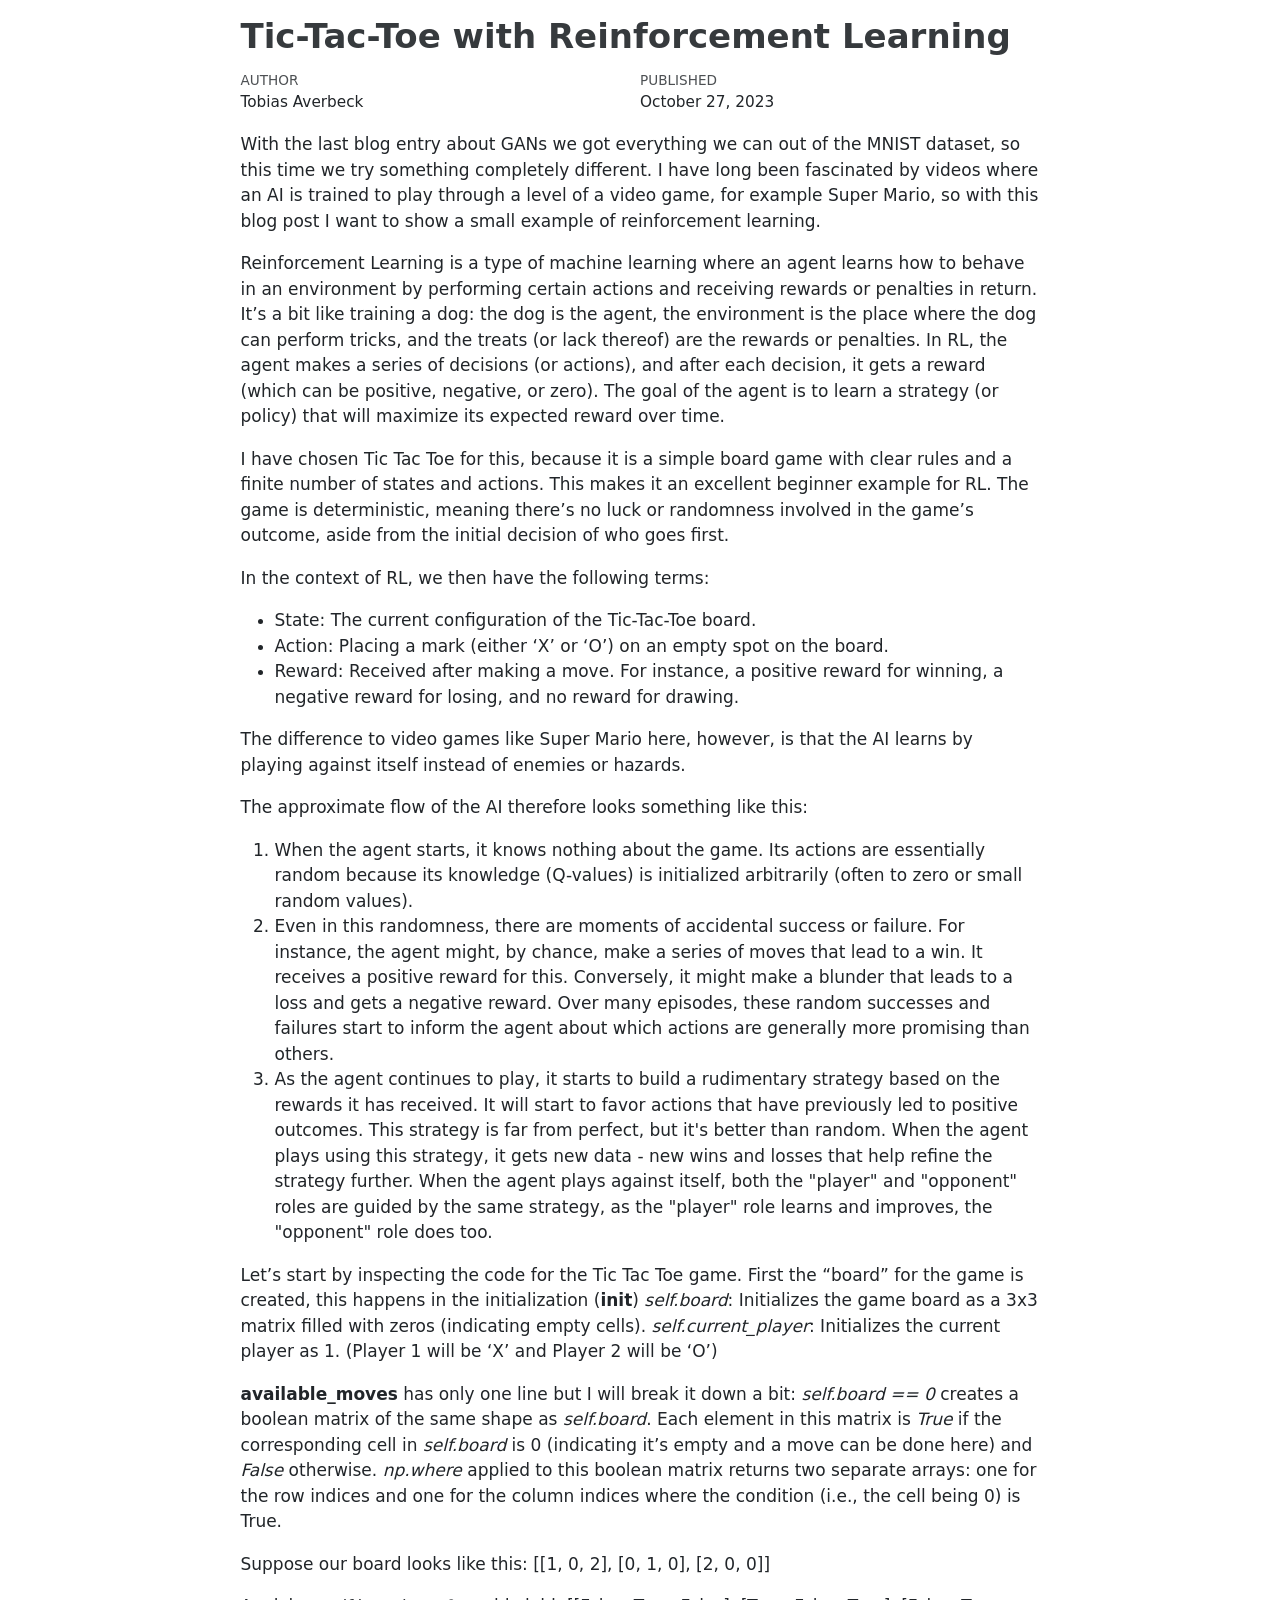
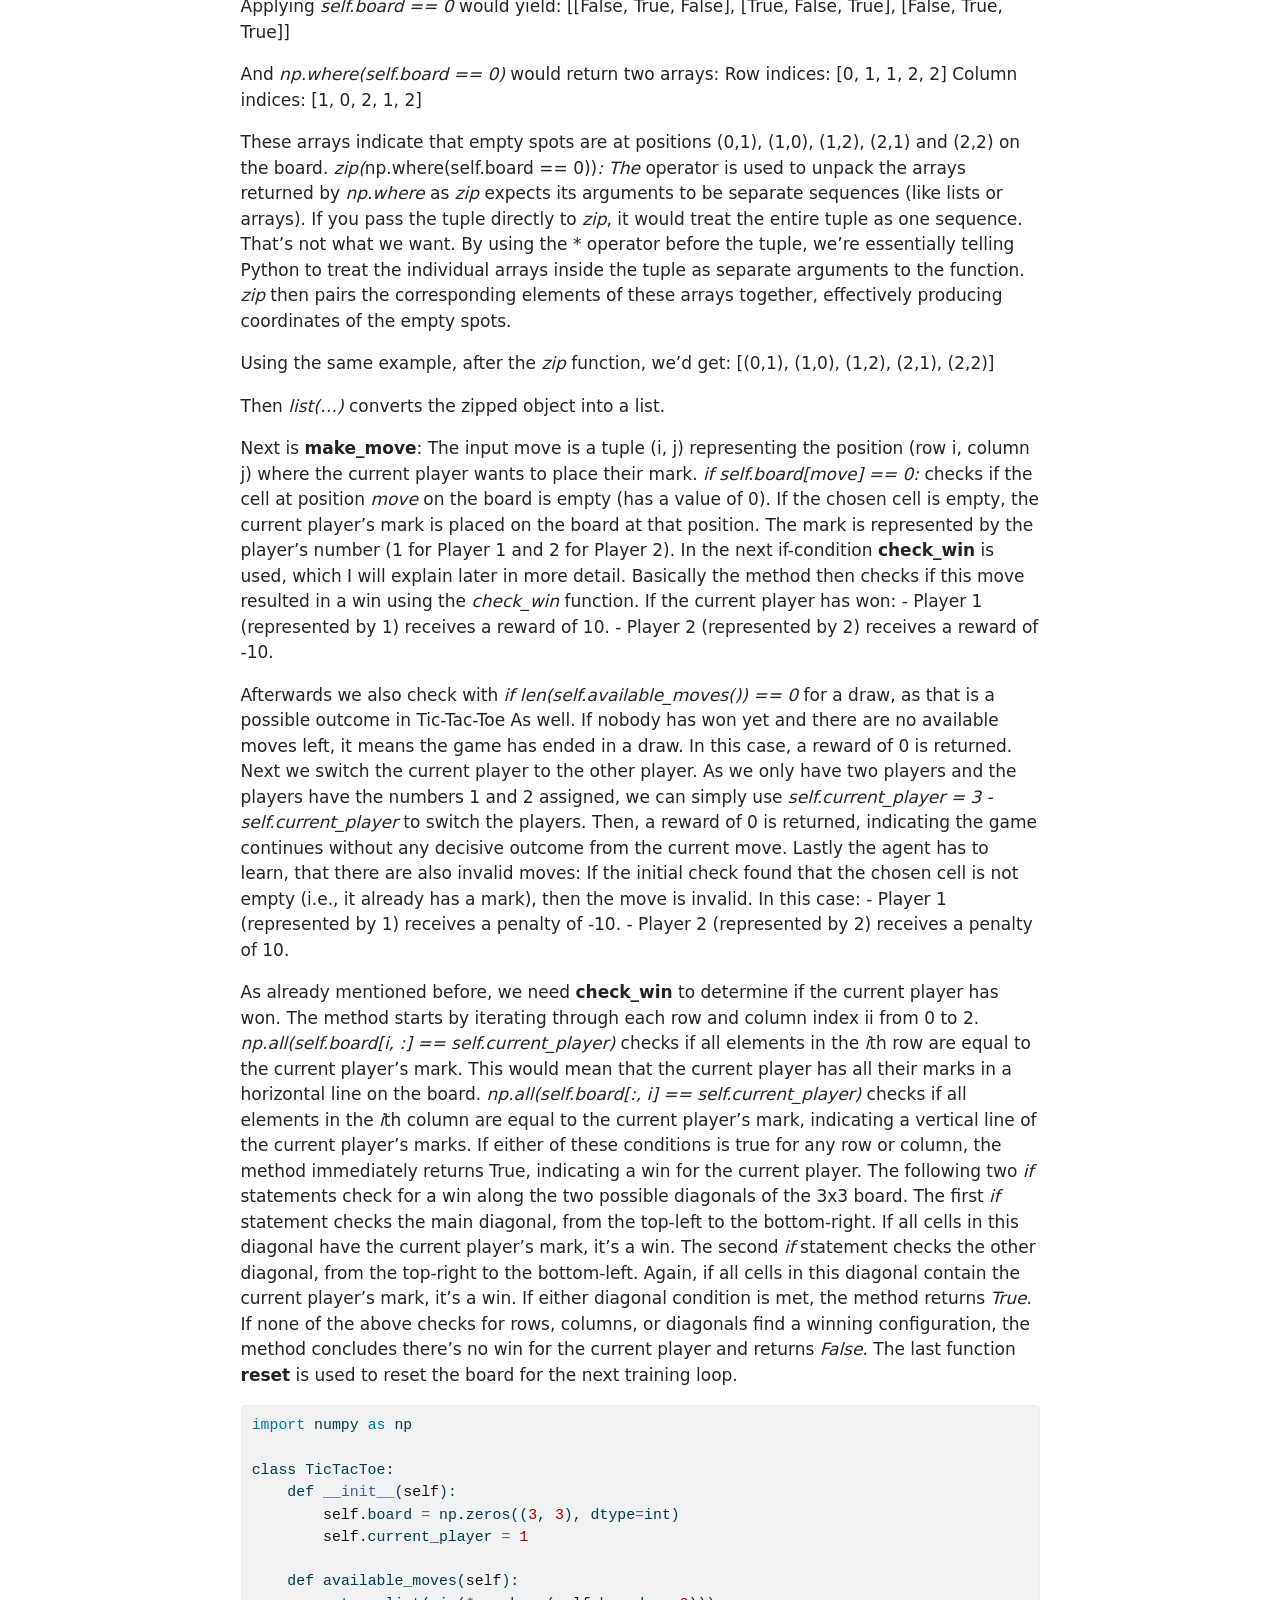
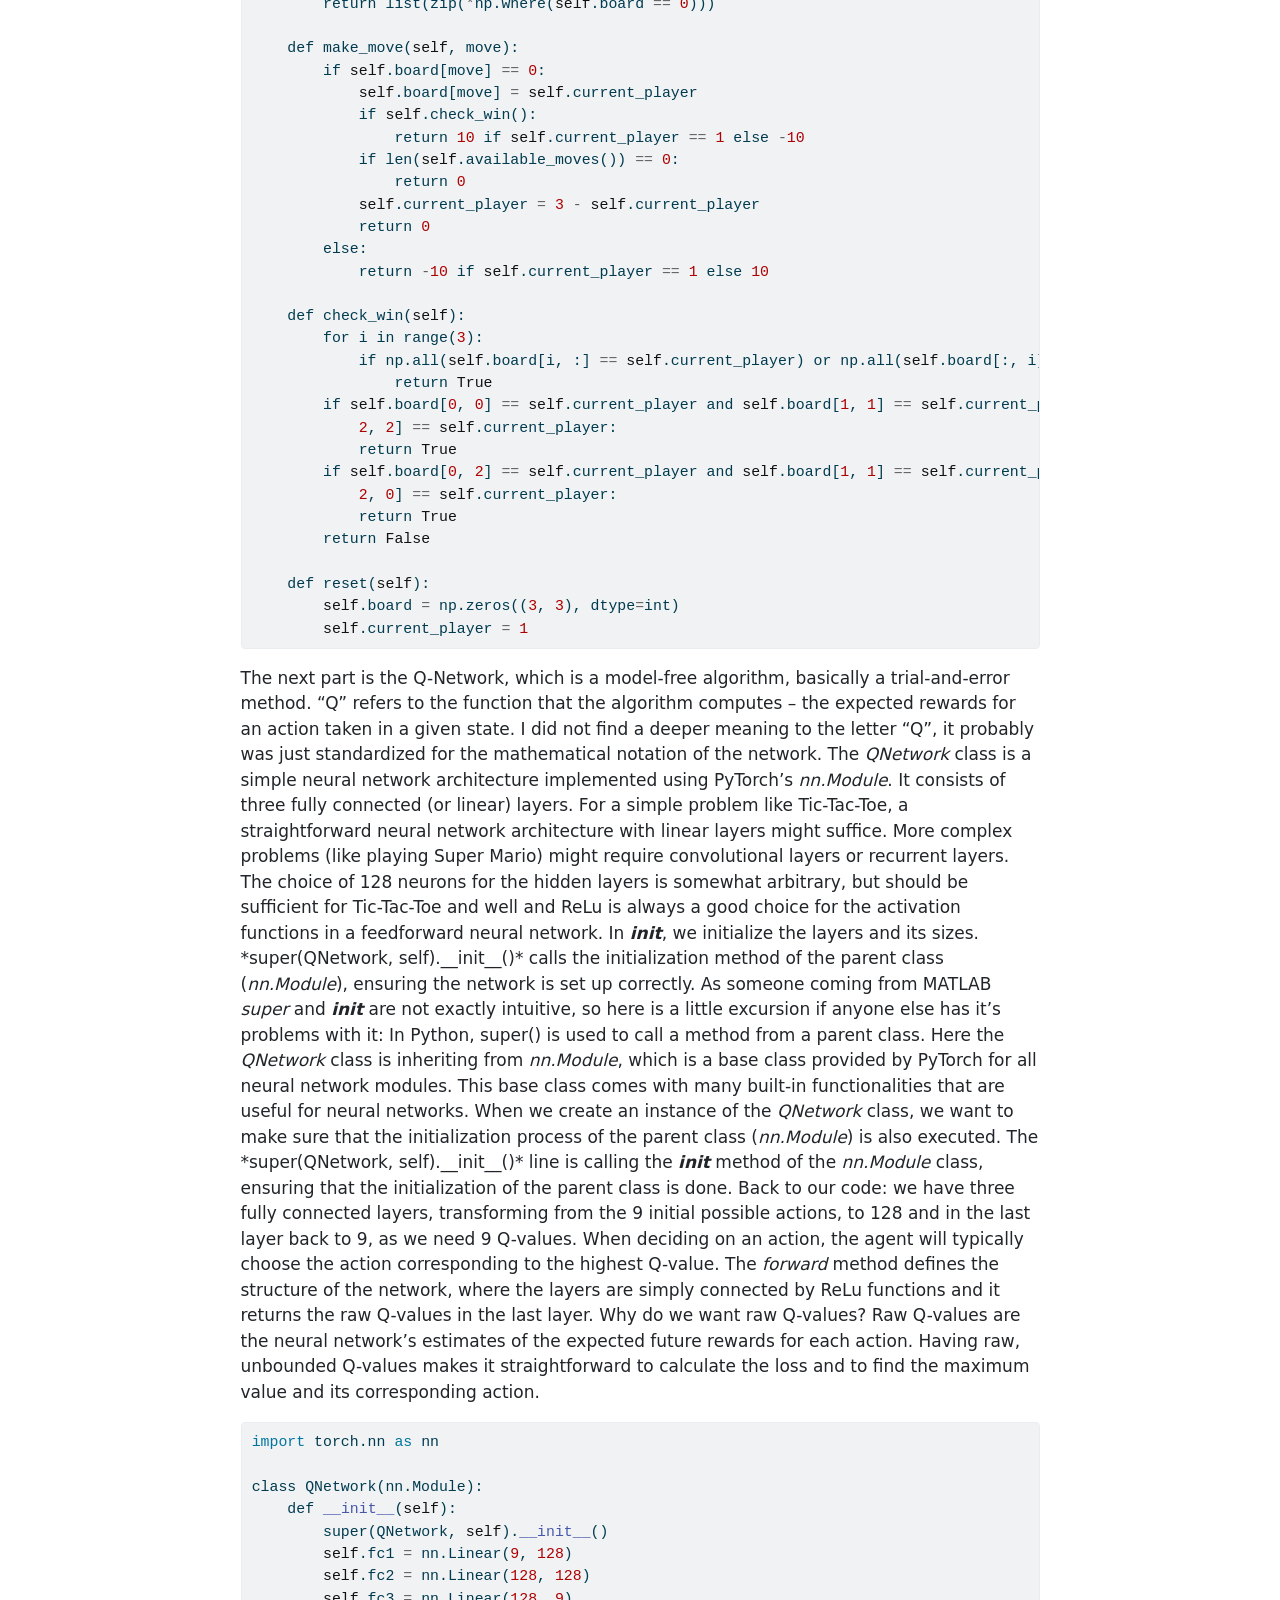
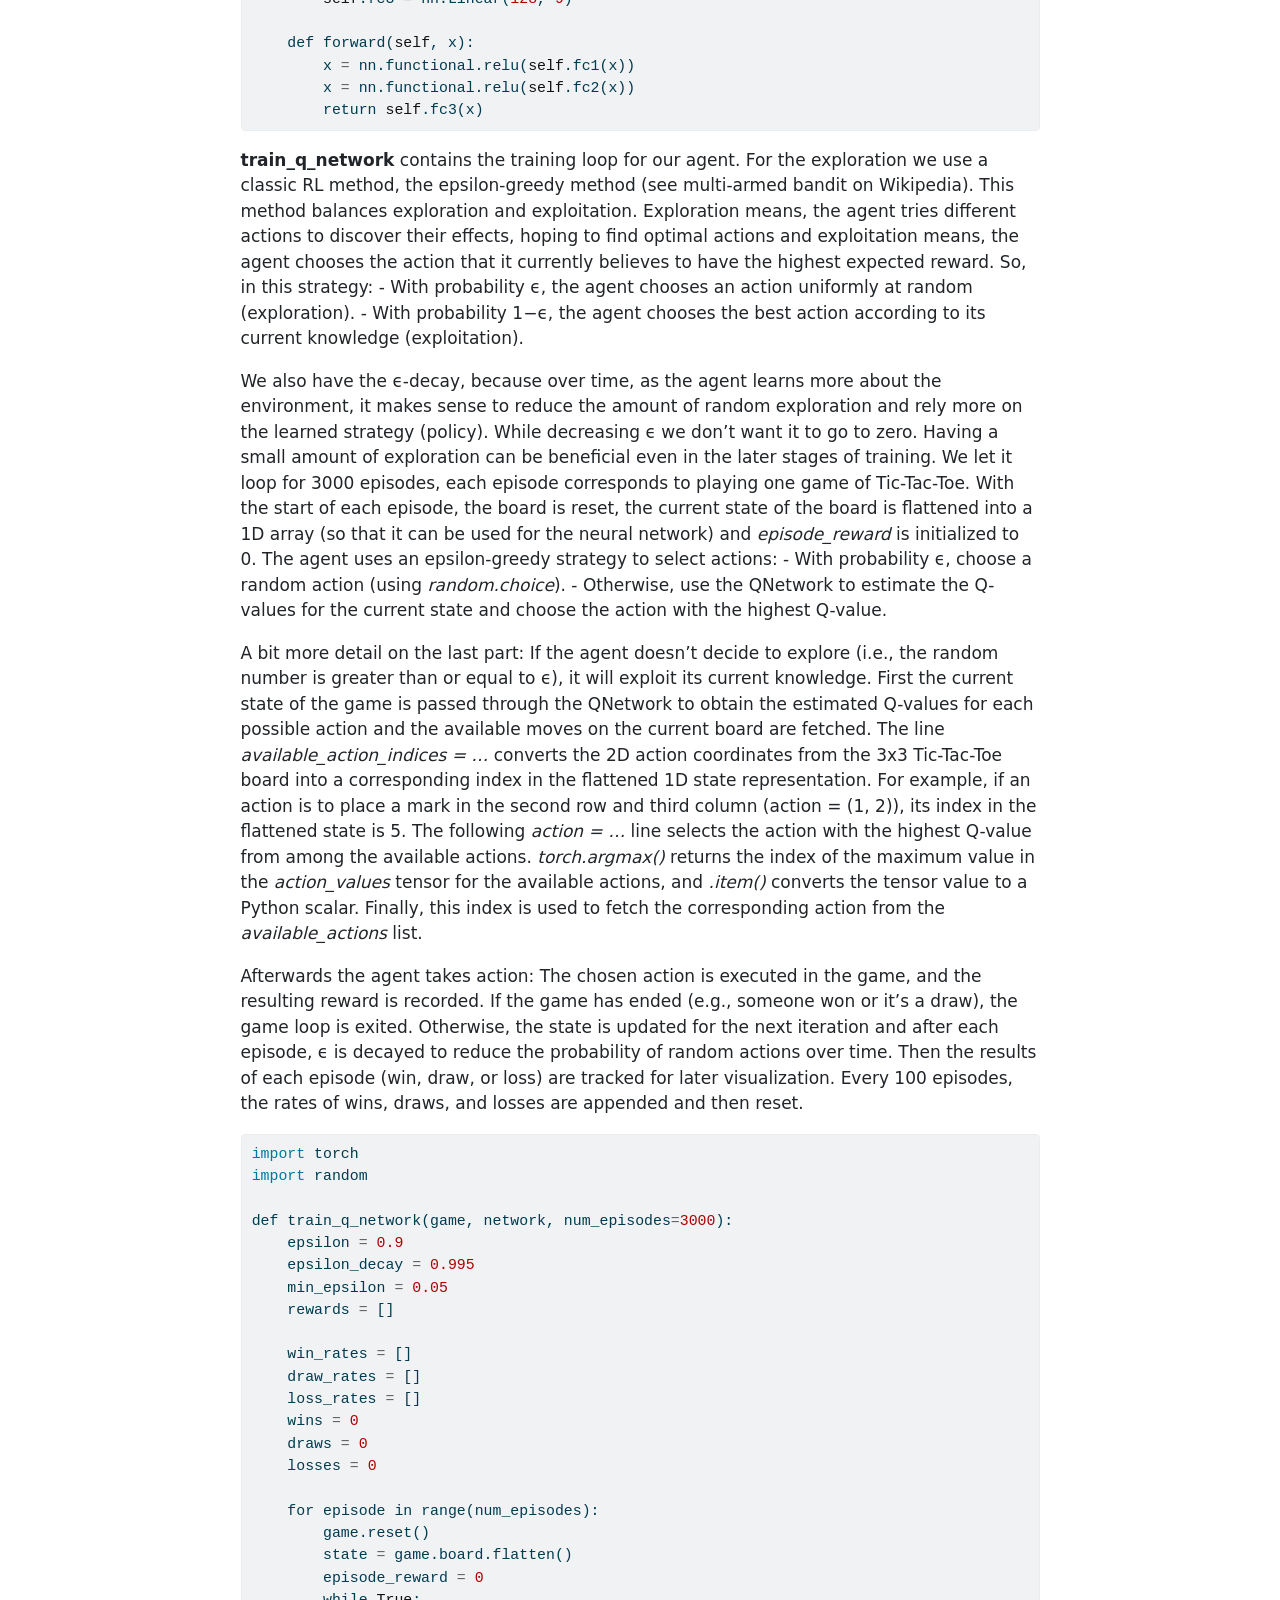
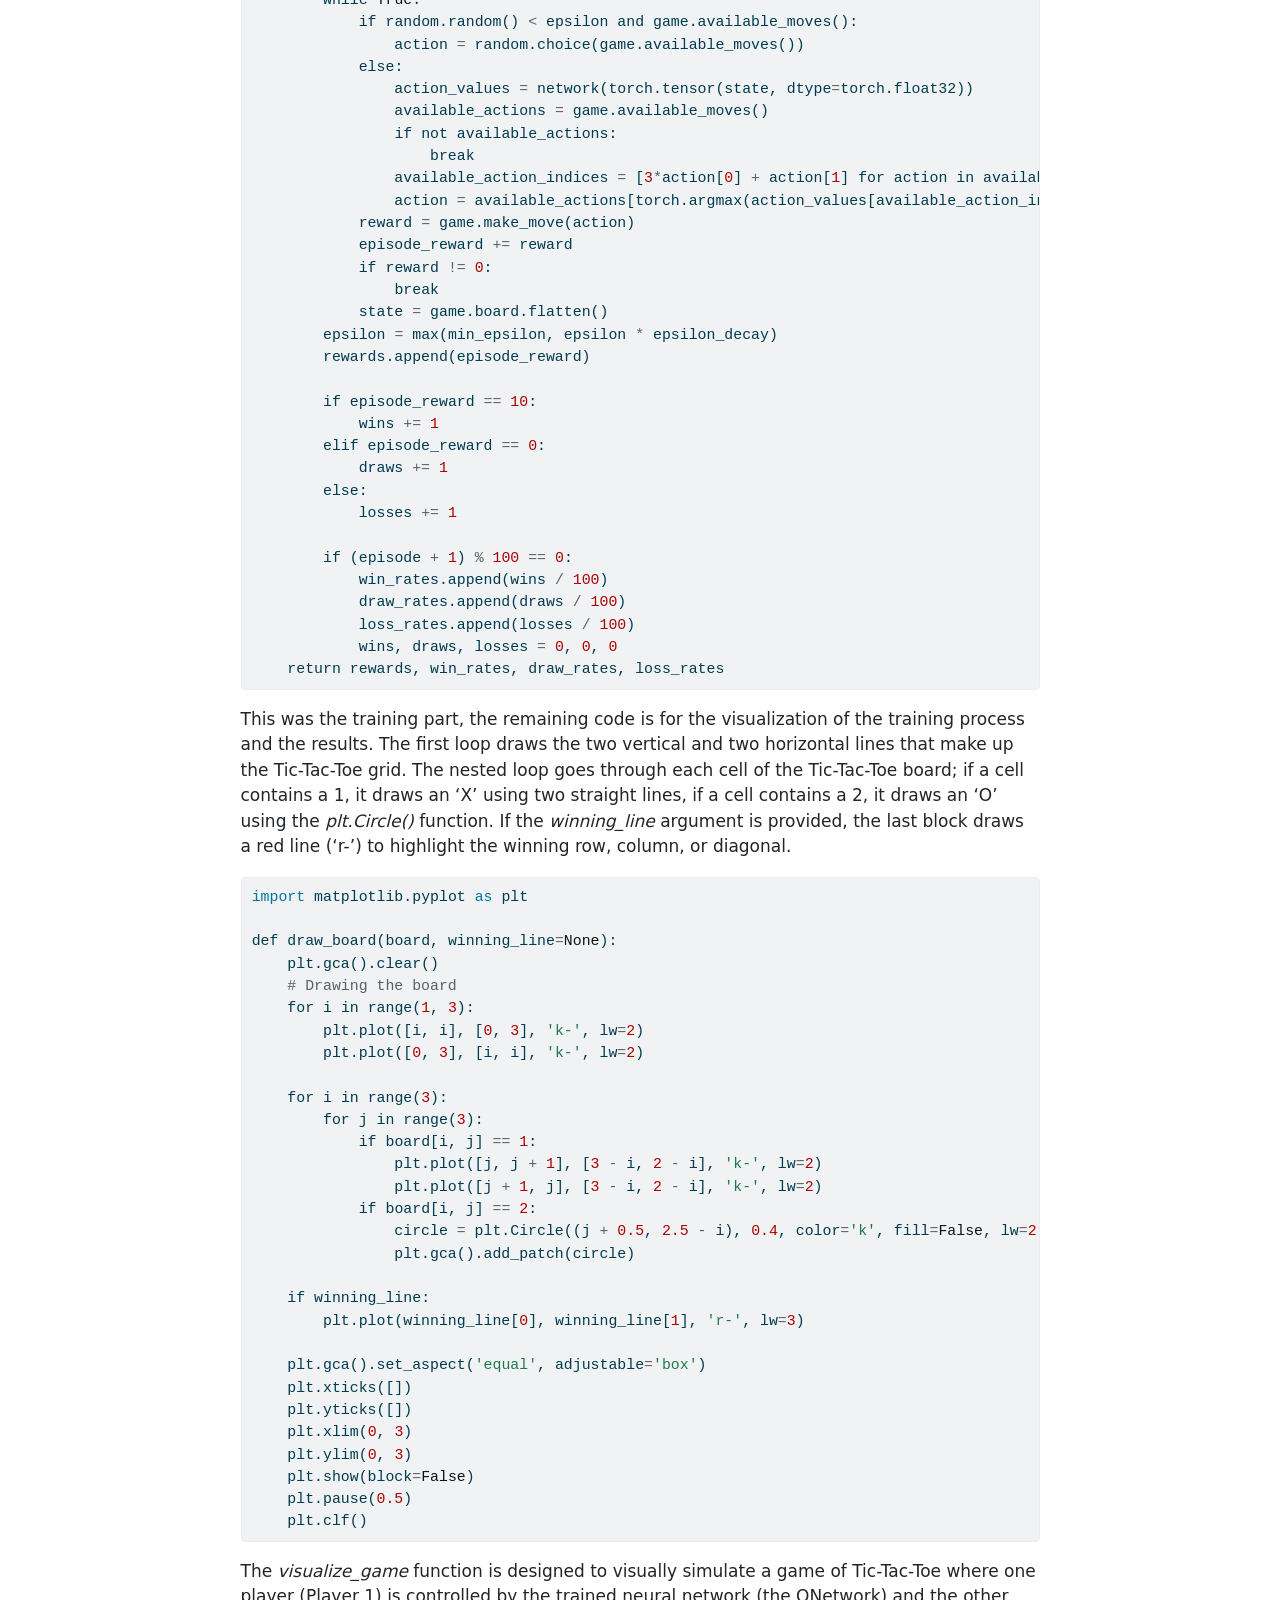
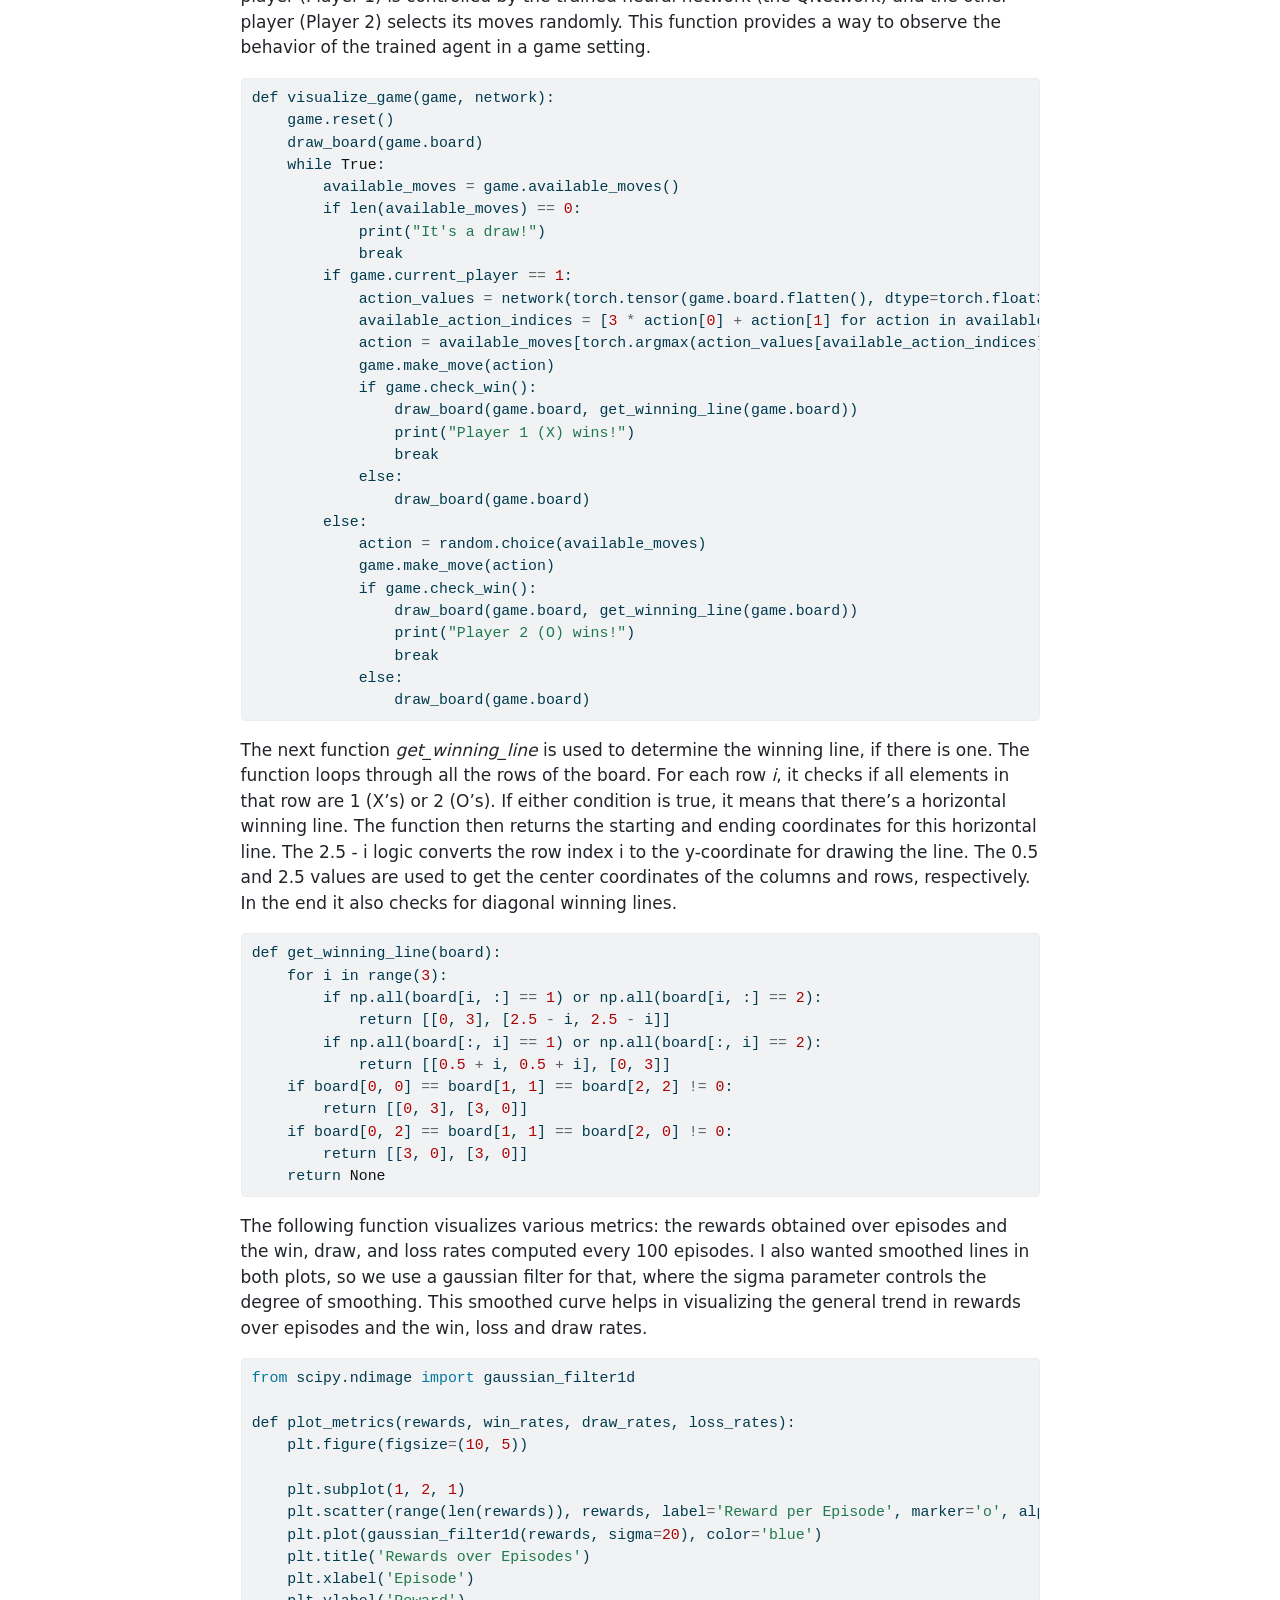
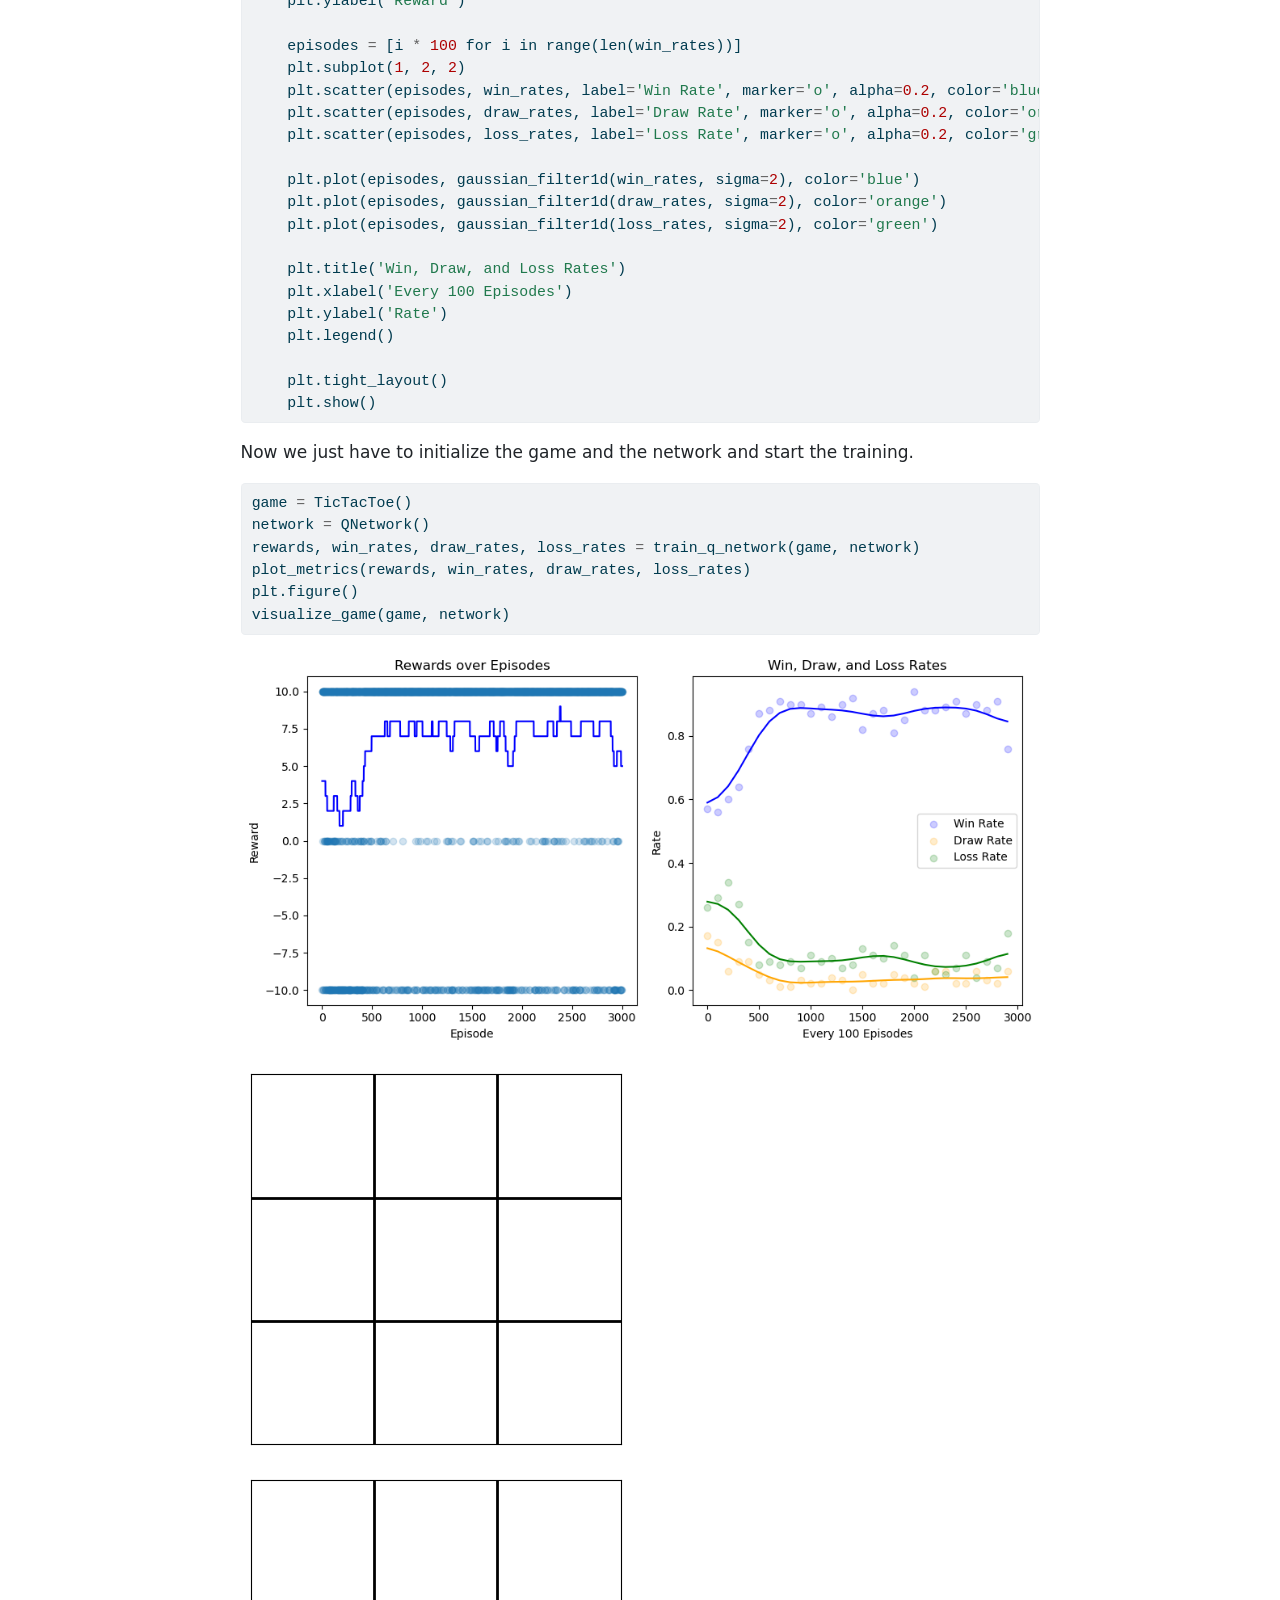
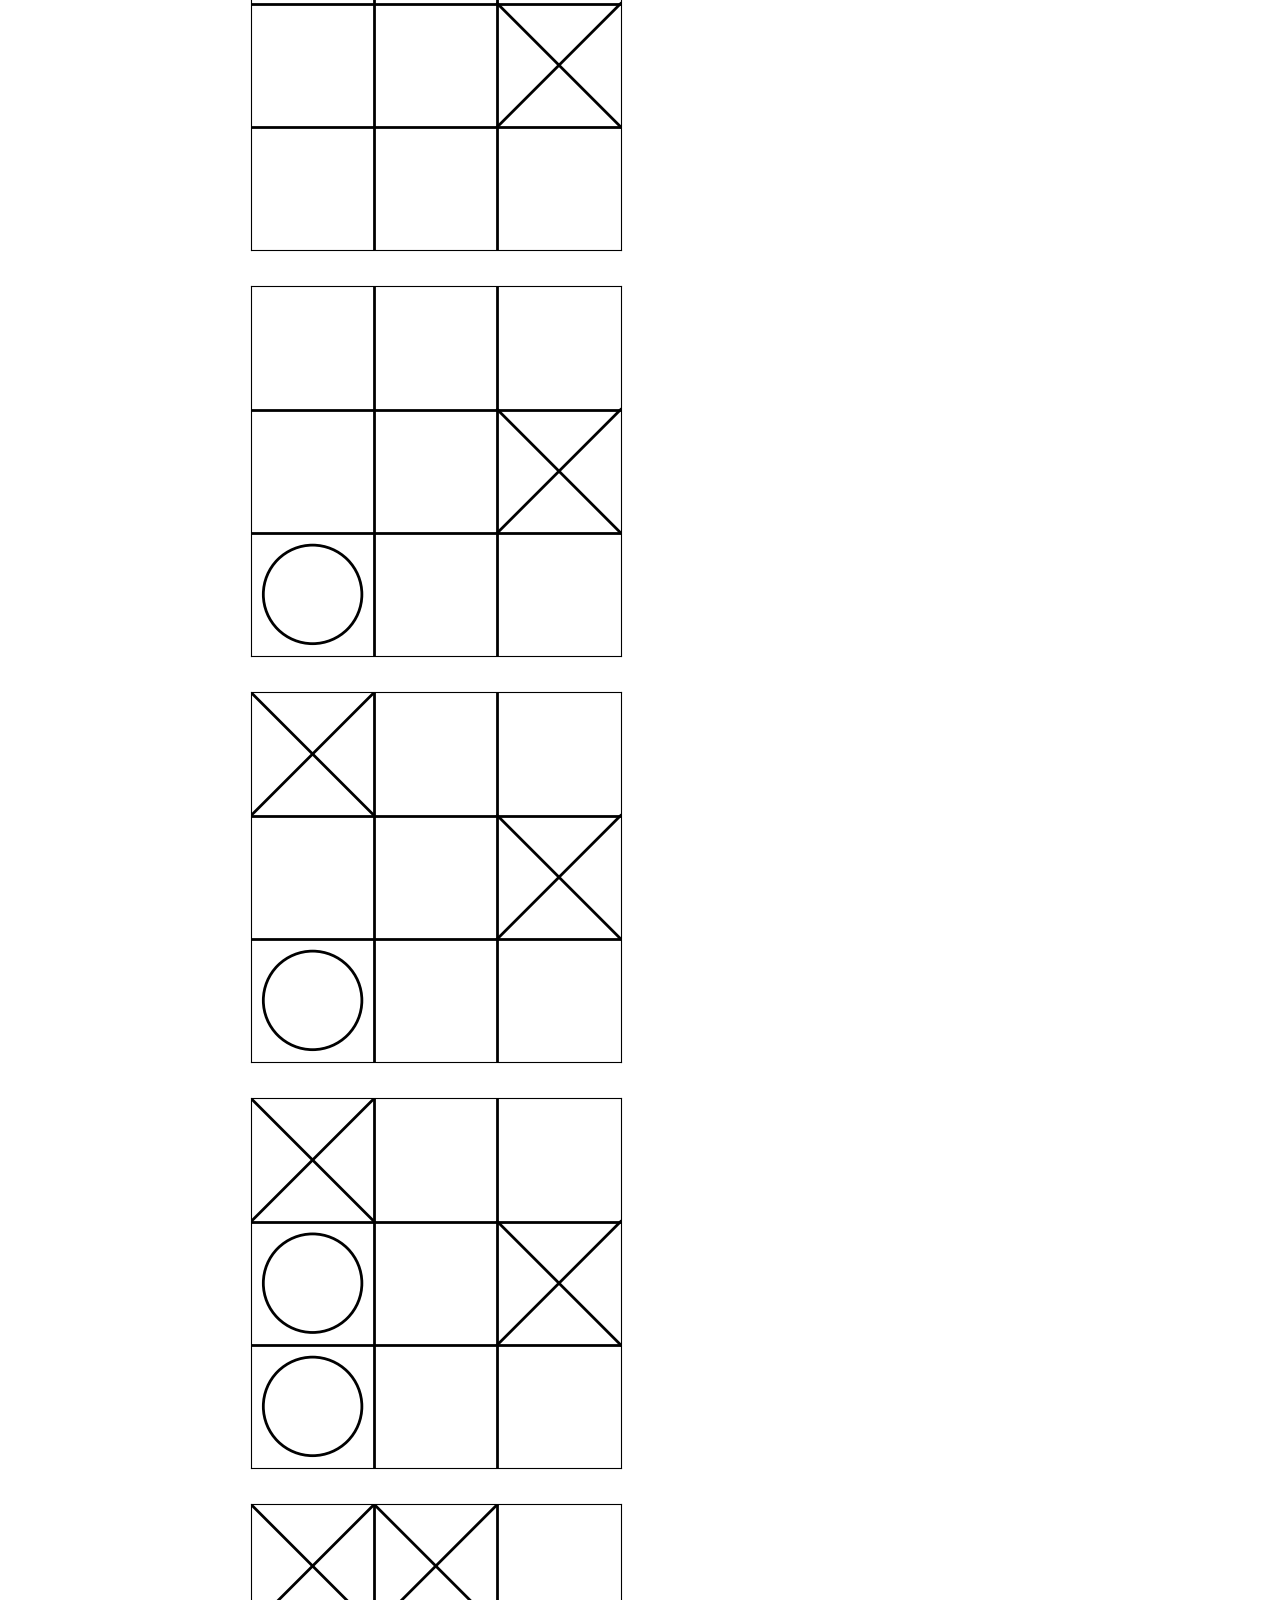
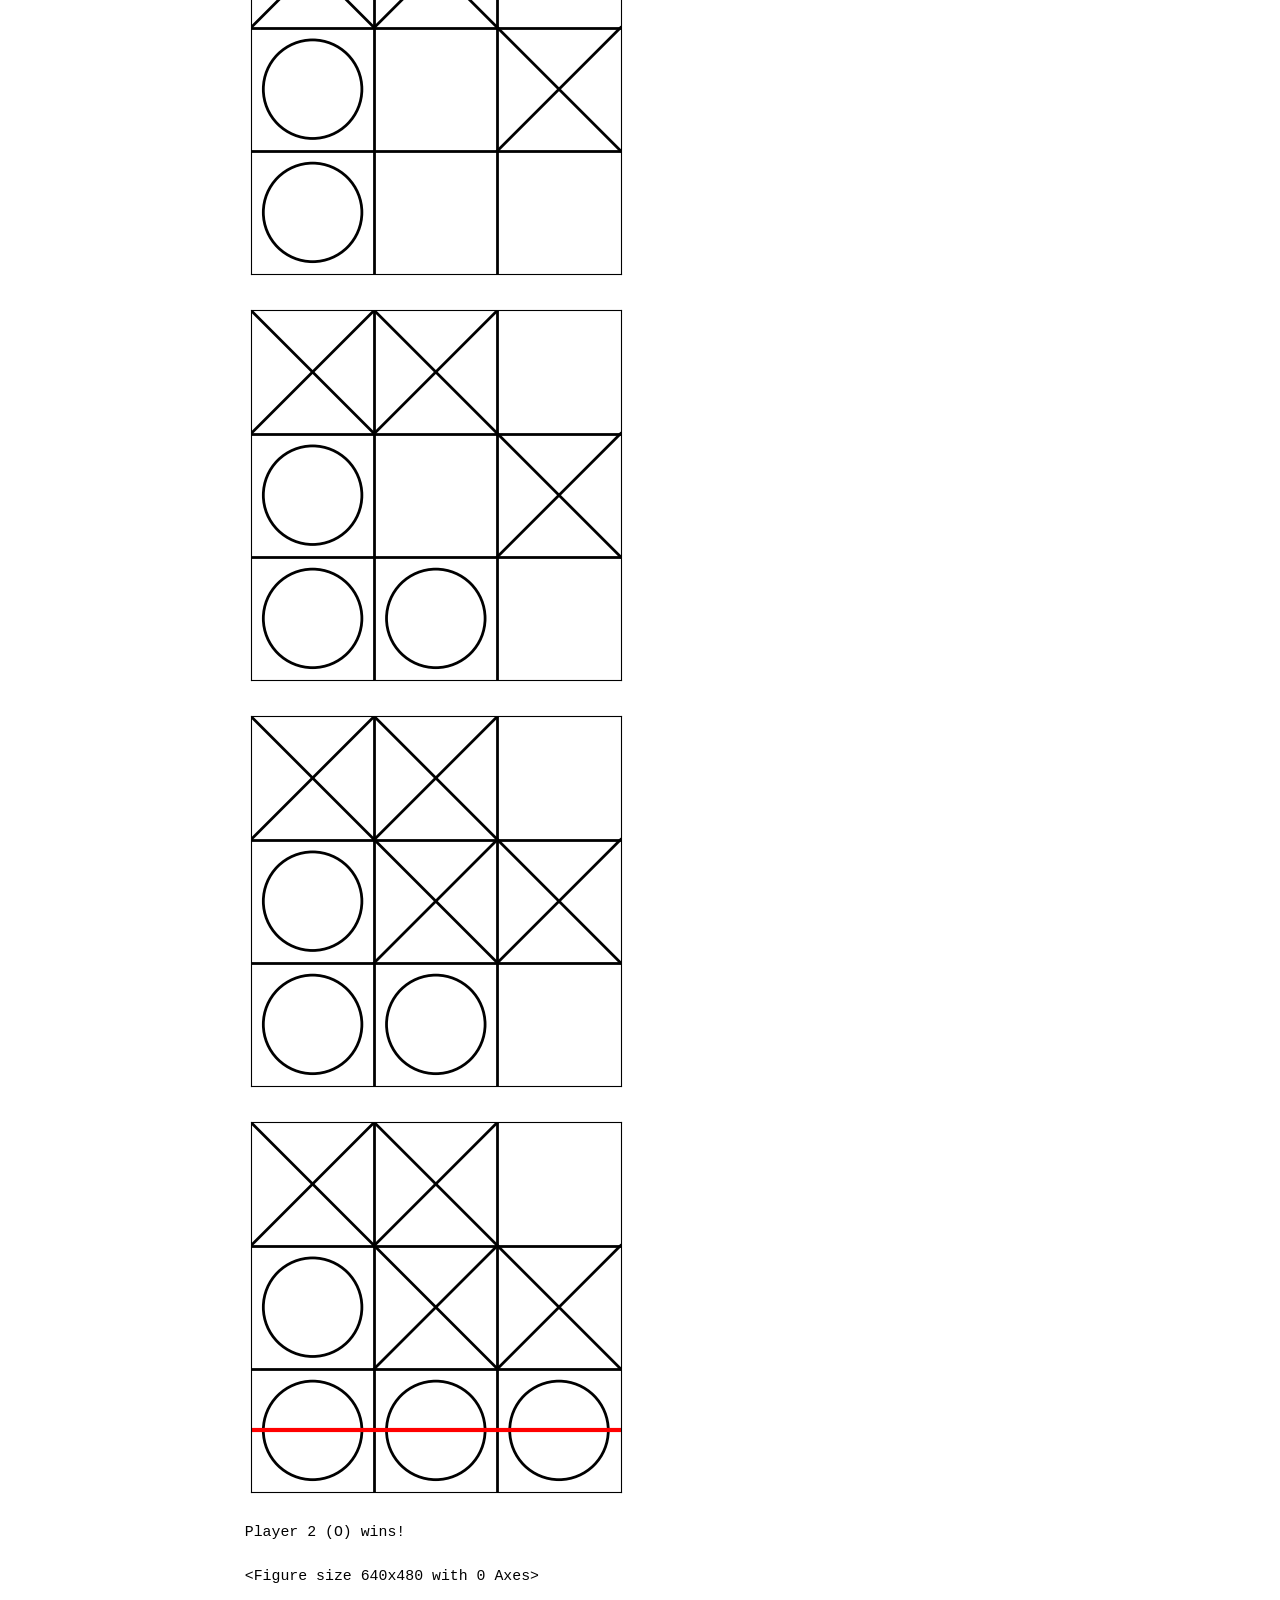
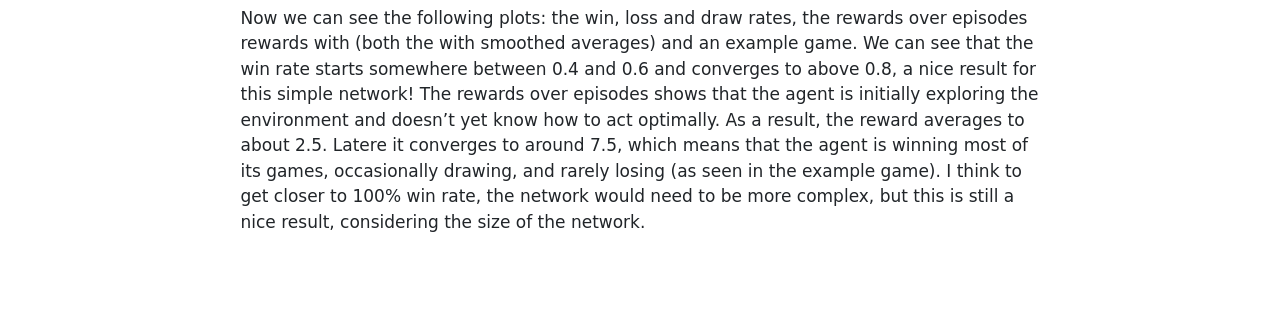
<file: docs/TicTacToe.html>
<!DOCTYPE html>
<html xmlns="http://www.w3.org/1999/xhtml" lang="en" xml:lang="en"><head>

<meta charset="utf-8">
<meta name="generator" content="quarto-1.3.450">

<meta name="viewport" content="width=device-width, initial-scale=1.0, user-scalable=yes">

<meta name="author" content="Tobias Averbeck">
<meta name="dcterms.date" content="2023-10-27">

<title>Tic-Tac-Toe with Reinforcement Learning</title>
<style>
code{white-space: pre-wrap;}
span.smallcaps{font-variant: small-caps;}
div.columns{display: flex; gap: min(4vw, 1.5em);}
div.column{flex: auto; overflow-x: auto;}
div.hanging-indent{margin-left: 1.5em; text-indent: -1.5em;}
ul.task-list{list-style: none;}
ul.task-list li input[type="checkbox"] {
  width: 0.8em;
  margin: 0 0.8em 0.2em -1em; /* quarto-specific, see https://github.com/quarto-dev/quarto-cli/issues/4556 */ 
  vertical-align: middle;
}
/* CSS for syntax highlighting */
pre > code.sourceCode { white-space: pre; position: relative; }
pre > code.sourceCode > span { display: inline-block; line-height: 1.25; }
pre > code.sourceCode > span:empty { height: 1.2em; }
.sourceCode { overflow: visible; }
code.sourceCode > span { color: inherit; text-decoration: inherit; }
div.sourceCode { margin: 1em 0; }
pre.sourceCode { margin: 0; }
@media screen {
div.sourceCode { overflow: auto; }
}
@media print {
pre > code.sourceCode { white-space: pre-wrap; }
pre > code.sourceCode > span { text-indent: -5em; padding-left: 5em; }
}
pre.numberSource code
  { counter-reset: source-line 0; }
pre.numberSource code > span
  { position: relative; left: -4em; counter-increment: source-line; }
pre.numberSource code > span > a:first-child::before
  { content: counter(source-line);
    position: relative; left: -1em; text-align: right; vertical-align: baseline;
    border: none; display: inline-block;
    -webkit-touch-callout: none; -webkit-user-select: none;
    -khtml-user-select: none; -moz-user-select: none;
    -ms-user-select: none; user-select: none;
    padding: 0 4px; width: 4em;
  }
pre.numberSource { margin-left: 3em;  padding-left: 4px; }
div.sourceCode
  {   }
@media screen {
pre > code.sourceCode > span > a:first-child::before { text-decoration: underline; }
}
</style>


<script src="TicTacToe_files/libs/clipboard/clipboard.min.js"></script>
<script src="TicTacToe_files/libs/quarto-html/quarto.js"></script>
<script src="TicTacToe_files/libs/quarto-html/popper.min.js"></script>
<script src="TicTacToe_files/libs/quarto-html/tippy.umd.min.js"></script>
<script src="TicTacToe_files/libs/quarto-html/anchor.min.js"></script>
<link href="TicTacToe_files/libs/quarto-html/tippy.css" rel="stylesheet">
<link href="TicTacToe_files/libs/quarto-html/quarto-syntax-highlighting.css" rel="stylesheet" id="quarto-text-highlighting-styles">
<script src="TicTacToe_files/libs/bootstrap/bootstrap.min.js"></script>
<link href="TicTacToe_files/libs/bootstrap/bootstrap-icons.css" rel="stylesheet">
<link href="TicTacToe_files/libs/bootstrap/bootstrap.min.css" rel="stylesheet" id="quarto-bootstrap" data-mode="light">


</head>

<body class="fullcontent">

<div id="quarto-content" class="page-columns page-rows-contents page-layout-article">

<main class="content" id="quarto-document-content">

<header id="title-block-header" class="quarto-title-block default">
<div class="quarto-title">
<h1 class="title">Tic-Tac-Toe with Reinforcement Learning</h1>
</div>



<div class="quarto-title-meta">

    <div>
    <div class="quarto-title-meta-heading">Author</div>
    <div class="quarto-title-meta-contents">
             <p>Tobias Averbeck </p>
          </div>
  </div>
    
    <div>
    <div class="quarto-title-meta-heading">Published</div>
    <div class="quarto-title-meta-contents">
      <p class="date">October 27, 2023</p>
    </div>
  </div>
  
    
  </div>
  

</header>

<p>With the last blog entry about GANs we got everything we can out of the MNIST dataset, so this time we try something completely different. I have long been fascinated by videos where an AI is trained to play through a level of a video game, for example Super Mario, so with this blog post I want to show a small example of reinforcement learning.</p>
<p>Reinforcement Learning is a type of machine learning where an agent learns how to behave in an environment by performing certain actions and receiving rewards or penalties in return. It’s a bit like training a dog: the dog is the agent, the environment is the place where the dog can perform tricks, and the treats (or lack thereof) are the rewards or penalties. In RL, the agent makes a series of decisions (or actions), and after each decision, it gets a reward (which can be positive, negative, or zero). The goal of the agent is to learn a strategy (or policy) that will maximize its expected reward over time.</p>
<p>I have chosen Tic Tac Toe for this, because it is a simple board game with clear rules and a finite number of states and actions. This makes it an excellent beginner example for RL. The game is deterministic, meaning there’s no luck or randomness involved in the game’s outcome, aside from the initial decision of who goes first.</p>
<p>In the context of RL, we then have the following terms:</p>
<ul>
  <li>State: The current configuration of the Tic-Tac-Toe board.</li>
  <li>Action: Placing a mark (either ‘X’ or ‘O’) on an empty spot on the board.</li>
  <li>Reward: Received after making a move. For instance, a positive reward for winning, a negative reward for losing, and no reward for drawing.</li>
</ul>
<p>The difference to video games like Super Mario here, however, is that the AI learns by playing against itself instead of enemies or hazards.</p>
<p>The approximate flow of the AI therefore looks something like this:</p>
<ol>
  <li>When the agent starts, it knows nothing about the game. Its actions are essentially random because its knowledge (Q-values) is initialized arbitrarily (often to zero or small random values).</li>
  <li>Even in this randomness, there are moments of accidental success or failure. For instance, the agent might, by chance, make a series of moves that lead to a win. It receives a positive reward for this. Conversely, it might make a blunder that leads to a loss and gets a negative reward. Over many episodes, these random successes and failures start to inform the agent about which actions are generally more promising than others.</li>
  <li>As the agent continues to play, it starts to build a rudimentary strategy based on the rewards it has received. It will start to favor actions that have previously led to positive outcomes. This strategy is far from perfect, but it's better than random. When the agent plays using this strategy, it gets new data - new wins and losses that help refine the strategy further. When the agent plays against itself, both the "player" and "opponent" roles are guided by the same strategy, as the "player" role learns and improves, the "opponent" role does too.</li>
</ol>
<p>Let’s start by inspecting the code for the Tic Tac Toe game. First the “board” for the game is created, this happens in the initialization (<strong><strong>init</strong></strong>) <em>self.board</em>: Initializes the game board as a 3x3 matrix filled with zeros (indicating empty cells). <em>self.current_player</em>: Initializes the current player as 1. (Player 1 will be ‘X’ and Player 2 will be ‘O’)</p>
<p><strong>available_moves</strong> has only one line but I will break it down a bit: <em>self.board == 0</em> creates a boolean matrix of the same shape as <em>self.board</em>. Each element in this matrix is <em>True</em> if the corresponding cell in <em>self.board</em> is 0 (indicating it’s empty and a move can be done here) and <em>False</em> otherwise. <em>np.where</em> applied to this boolean matrix returns two separate arrays: one for the row indices and one for the column indices where the condition (i.e., the cell being 0) is True.</p>
<p>Suppose our board looks like this: [[1, 0, 2], [0, 1, 0], [2, 0, 0]]</p>
<p>Applying <em>self.board == 0</em> would yield: [[False, True, False], [True, False, True], [False, True, True]]</p>
<p>And <em>np.where(self.board == 0)</em> would return two arrays: Row indices: [0, 1, 1, 2, 2] Column indices: [1, 0, 2, 1, 2]</p>
<p>These arrays indicate that empty spots are at positions (0,1), (1,0), (1,2), (2,1) and (2,2) on the board. <em>zip(</em>np.where(self.board == 0))<em>: The </em> operator is used to unpack the arrays returned by <em>np.where</em> as <em>zip</em> expects its arguments to be separate sequences (like lists or arrays). If you pass the tuple directly to <em>zip</em>, it would treat the entire tuple as one sequence. That’s not what we want. By using the * operator before the tuple, we’re essentially telling Python to treat the individual arrays inside the tuple as separate arguments to the function. <em>zip</em> then pairs the corresponding elements of these arrays together, effectively producing coordinates of the empty spots.</p>
<p>Using the same example, after the <em>zip</em> function, we’d get: [(0,1), (1,0), (1,2), (2,1), (2,2)]</p>
<p>Then <em>list(…)</em> converts the zipped object into a list.</p>
<p>Next is <strong>make_move</strong>: The input move is a tuple (i, j) representing the position (row i, column j) where the current player wants to place their mark. <em>if self.board[move] == 0:</em> checks if the cell at position <em>move</em> on the board is empty (has a value of 0). If the chosen cell is empty, the current player’s mark is placed on the board at that position. The mark is represented by the player’s number (1 for Player 1 and 2 for Player 2). In the next if-condition <strong>check_win</strong> is used, which I will explain later in more detail. Basically the method then checks if this move resulted in a win using the <em>check_win</em> function. If the current player has won: - Player 1 (represented by 1) receives a reward of 10. - Player 2 (represented by 2) receives a reward of -10.</p>
<p>Afterwards we also check with <em>if len(self.available_moves()) == 0</em> for a draw, as that is a possible outcome in Tic-Tac-Toe As well. If nobody has won yet and there are no available moves left, it means the game has ended in a draw. In this case, a reward of 0 is returned. Next we switch the current player to the other player. As we only have two players and the players have the numbers 1 and 2 assigned, we can simply use <em>self.current_player = 3 - self.current_player</em> to switch the players. Then, a reward of 0 is returned, indicating the game continues without any decisive outcome from the current move. Lastly the agent has to learn, that there are also invalid moves: If the initial check found that the chosen cell is not empty (i.e., it already has a mark), then the move is invalid. In this case: - Player 1 (represented by 1) receives a penalty of -10. - Player 2 (represented by 2) receives a penalty of 10.</p>
<p>As already mentioned before, we need <strong>check_win</strong> to determine if the current player has won. The method starts by iterating through each row and column index ii from 0 to 2. <em>np.all(self.board[i, :] == self.current_player)</em> checks if all elements in the <em>i</em>th row are equal to the current player’s mark. This would mean that the current player has all their marks in a horizontal line on the board. <em>np.all(self.board[:, i] == self.current_player)</em> checks if all elements in the <em>i</em>th column are equal to the current player’s mark, indicating a vertical line of the current player’s marks. If either of these conditions is true for any row or column, the method immediately returns True, indicating a win for the current player. The following two <em>if</em> statements check for a win along the two possible diagonals of the 3x3 board. The first <em>if</em> statement checks the main diagonal, from the top-left to the bottom-right. If all cells in this diagonal have the current player’s mark, it’s a win. The second <em>if</em> statement checks the other diagonal, from the top-right to the bottom-left. Again, if all cells in this diagonal contain the current player’s mark, it’s a win. If either diagonal condition is met, the method returns <em>True</em>. If none of the above checks for rows, columns, or diagonals find a winning configuration, the method concludes there’s no win for the current player and returns <em>False</em>. The last function <strong>reset</strong> is used to reset the board for the next training loop.</p>
<div class="cell" data-execution_count="1">
<div class="sourceCode cell-code" id="cb1"><pre class="sourceCode python code-with-copy"><code class="sourceCode python"><span id="cb1-1"><a href="#cb1-1" aria-hidden="true" tabindex="-1"></a><span class="im">import</span> numpy <span class="im">as</span> np</span>
<span id="cb1-2"><a href="#cb1-2" aria-hidden="true" tabindex="-1"></a></span>
<span id="cb1-3"><a href="#cb1-3" aria-hidden="true" tabindex="-1"></a><span class="kw">class</span> TicTacToe:</span>
<span id="cb1-4"><a href="#cb1-4" aria-hidden="true" tabindex="-1"></a>    <span class="kw">def</span> <span class="fu">__init__</span>(<span class="va">self</span>):</span>
<span id="cb1-5"><a href="#cb1-5" aria-hidden="true" tabindex="-1"></a>        <span class="va">self</span>.board <span class="op">=</span> np.zeros((<span class="dv">3</span>, <span class="dv">3</span>), dtype<span class="op">=</span><span class="bu">int</span>)</span>
<span id="cb1-6"><a href="#cb1-6" aria-hidden="true" tabindex="-1"></a>        <span class="va">self</span>.current_player <span class="op">=</span> <span class="dv">1</span></span>
<span id="cb1-7"><a href="#cb1-7" aria-hidden="true" tabindex="-1"></a></span>
<span id="cb1-8"><a href="#cb1-8" aria-hidden="true" tabindex="-1"></a>    <span class="kw">def</span> available_moves(<span class="va">self</span>):</span>
<span id="cb1-9"><a href="#cb1-9" aria-hidden="true" tabindex="-1"></a>        <span class="cf">return</span> <span class="bu">list</span>(<span class="bu">zip</span>(<span class="op">*</span>np.where(<span class="va">self</span>.board <span class="op">==</span> <span class="dv">0</span>)))</span>
<span id="cb1-10"><a href="#cb1-10" aria-hidden="true" tabindex="-1"></a></span>
<span id="cb1-11"><a href="#cb1-11" aria-hidden="true" tabindex="-1"></a>    <span class="kw">def</span> make_move(<span class="va">self</span>, move):</span>
<span id="cb1-12"><a href="#cb1-12" aria-hidden="true" tabindex="-1"></a>        <span class="cf">if</span> <span class="va">self</span>.board[move] <span class="op">==</span> <span class="dv">0</span>:</span>
<span id="cb1-13"><a href="#cb1-13" aria-hidden="true" tabindex="-1"></a>            <span class="va">self</span>.board[move] <span class="op">=</span> <span class="va">self</span>.current_player</span>
<span id="cb1-14"><a href="#cb1-14" aria-hidden="true" tabindex="-1"></a>            <span class="cf">if</span> <span class="va">self</span>.check_win():</span>
<span id="cb1-15"><a href="#cb1-15" aria-hidden="true" tabindex="-1"></a>                <span class="cf">return</span> <span class="dv">10</span> <span class="cf">if</span> <span class="va">self</span>.current_player <span class="op">==</span> <span class="dv">1</span> <span class="cf">else</span> <span class="op">-</span><span class="dv">10</span></span>
<span id="cb1-16"><a href="#cb1-16" aria-hidden="true" tabindex="-1"></a>            <span class="cf">if</span> <span class="bu">len</span>(<span class="va">self</span>.available_moves()) <span class="op">==</span> <span class="dv">0</span>:</span>
<span id="cb1-17"><a href="#cb1-17" aria-hidden="true" tabindex="-1"></a>                <span class="cf">return</span> <span class="dv">0</span></span>
<span id="cb1-18"><a href="#cb1-18" aria-hidden="true" tabindex="-1"></a>            <span class="va">self</span>.current_player <span class="op">=</span> <span class="dv">3</span> <span class="op">-</span> <span class="va">self</span>.current_player</span>
<span id="cb1-19"><a href="#cb1-19" aria-hidden="true" tabindex="-1"></a>            <span class="cf">return</span> <span class="dv">0</span></span>
<span id="cb1-20"><a href="#cb1-20" aria-hidden="true" tabindex="-1"></a>        <span class="cf">else</span>:</span>
<span id="cb1-21"><a href="#cb1-21" aria-hidden="true" tabindex="-1"></a>            <span class="cf">return</span> <span class="op">-</span><span class="dv">10</span> <span class="cf">if</span> <span class="va">self</span>.current_player <span class="op">==</span> <span class="dv">1</span> <span class="cf">else</span> <span class="dv">10</span></span>
<span id="cb1-22"><a href="#cb1-22" aria-hidden="true" tabindex="-1"></a></span>
<span id="cb1-23"><a href="#cb1-23" aria-hidden="true" tabindex="-1"></a>    <span class="kw">def</span> check_win(<span class="va">self</span>):</span>
<span id="cb1-24"><a href="#cb1-24" aria-hidden="true" tabindex="-1"></a>        <span class="cf">for</span> i <span class="kw">in</span> <span class="bu">range</span>(<span class="dv">3</span>):</span>
<span id="cb1-25"><a href="#cb1-25" aria-hidden="true" tabindex="-1"></a>            <span class="cf">if</span> np.<span class="bu">all</span>(<span class="va">self</span>.board[i, :] <span class="op">==</span> <span class="va">self</span>.current_player) <span class="kw">or</span> np.<span class="bu">all</span>(<span class="va">self</span>.board[:, i] <span class="op">==</span> <span class="va">self</span>.current_player):</span>
<span id="cb1-26"><a href="#cb1-26" aria-hidden="true" tabindex="-1"></a>                <span class="cf">return</span> <span class="va">True</span></span>
<span id="cb1-27"><a href="#cb1-27" aria-hidden="true" tabindex="-1"></a>        <span class="cf">if</span> <span class="va">self</span>.board[<span class="dv">0</span>, <span class="dv">0</span>] <span class="op">==</span> <span class="va">self</span>.current_player <span class="kw">and</span> <span class="va">self</span>.board[<span class="dv">1</span>, <span class="dv">1</span>] <span class="op">==</span> <span class="va">self</span>.current_player <span class="kw">and</span> <span class="va">self</span>.board[</span>
<span id="cb1-28"><a href="#cb1-28" aria-hidden="true" tabindex="-1"></a>            <span class="dv">2</span>, <span class="dv">2</span>] <span class="op">==</span> <span class="va">self</span>.current_player:</span>
<span id="cb1-29"><a href="#cb1-29" aria-hidden="true" tabindex="-1"></a>            <span class="cf">return</span> <span class="va">True</span></span>
<span id="cb1-30"><a href="#cb1-30" aria-hidden="true" tabindex="-1"></a>        <span class="cf">if</span> <span class="va">self</span>.board[<span class="dv">0</span>, <span class="dv">2</span>] <span class="op">==</span> <span class="va">self</span>.current_player <span class="kw">and</span> <span class="va">self</span>.board[<span class="dv">1</span>, <span class="dv">1</span>] <span class="op">==</span> <span class="va">self</span>.current_player <span class="kw">and</span> <span class="va">self</span>.board[</span>
<span id="cb1-31"><a href="#cb1-31" aria-hidden="true" tabindex="-1"></a>            <span class="dv">2</span>, <span class="dv">0</span>] <span class="op">==</span> <span class="va">self</span>.current_player:</span>
<span id="cb1-32"><a href="#cb1-32" aria-hidden="true" tabindex="-1"></a>            <span class="cf">return</span> <span class="va">True</span></span>
<span id="cb1-33"><a href="#cb1-33" aria-hidden="true" tabindex="-1"></a>        <span class="cf">return</span> <span class="va">False</span></span>
<span id="cb1-34"><a href="#cb1-34" aria-hidden="true" tabindex="-1"></a></span>
<span id="cb1-35"><a href="#cb1-35" aria-hidden="true" tabindex="-1"></a>    <span class="kw">def</span> reset(<span class="va">self</span>):</span>
<span id="cb1-36"><a href="#cb1-36" aria-hidden="true" tabindex="-1"></a>        <span class="va">self</span>.board <span class="op">=</span> np.zeros((<span class="dv">3</span>, <span class="dv">3</span>), dtype<span class="op">=</span><span class="bu">int</span>)</span>
<span id="cb1-37"><a href="#cb1-37" aria-hidden="true" tabindex="-1"></a>        <span class="va">self</span>.current_player <span class="op">=</span> <span class="dv">1</span></span></code><button title="Copy to Clipboard" class="code-copy-button"><i class="bi"></i></button></pre></div>
</div>
<p>The next part is the Q-Network, which is a model-free algorithm, basically a trial-and-error method. “Q” refers to the function that the algorithm computes – the expected rewards for an action taken in a given state. I did not find a deeper meaning to the letter “Q”, it probably was just standardized for the mathematical notation of the network. The <em>QNetwork</em> class is a simple neural network architecture implemented using PyTorch’s <em>nn.Module</em>. It consists of three fully connected (or linear) layers. For a simple problem like Tic-Tac-Toe, a straightforward neural network architecture with linear layers might suffice. More complex problems (like playing Super Mario) might require convolutional layers or recurrent layers. The choice of 128 neurons for the hidden layers is somewhat arbitrary, but should be sufficient for Tic-Tac-Toe and well and ReLu is always a good choice for the activation functions in a feedforward neural network. In <em><strong>init</strong></em>, we initialize the layers and its sizes. *super(QNetwork, self).__init__()* calls the initialization method of the parent class (<em>nn.Module</em>), ensuring the network is set up correctly. As someone coming from MATLAB <em>super</em> and <em><strong>init</strong></em> are not exactly intuitive, so here is a little excursion if anyone else has it’s problems with it: In Python, super() is used to call a method from a parent class. Here the <em>QNetwork</em> class is inheriting from <em>nn.Module</em>, which is a base class provided by PyTorch for all neural network modules. This base class comes with many built-in functionalities that are useful for neural networks. When we create an instance of the <em>QNetwork</em> class, we want to make sure that the initialization process of the parent class (<em>nn.Module</em>) is also executed. The *super(QNetwork, self).__init__()* line is calling the <em><strong>init</strong></em> method of the <em>nn.Module</em> class, ensuring that the initialization of the parent class is done. Back to our code: we have three fully connected layers, transforming from the 9 initial possible actions, to 128 and in the last layer back to 9, as we need 9 Q-values. When deciding on an action, the agent will typically choose the action corresponding to the highest Q-value. The <em>forward</em> method defines the structure of the network, where the layers are simply connected by ReLu functions and it returns the raw Q-values in the last layer. Why do we want raw Q-values? Raw Q-values are the neural network’s estimates of the expected future rewards for each action. Having raw, unbounded Q-values makes it straightforward to calculate the loss and to find the maximum value and its corresponding action.</p>
<div class="cell" data-execution_count="2">
<div class="sourceCode cell-code" id="cb2"><pre class="sourceCode python code-with-copy"><code class="sourceCode python"><span id="cb2-1"><a href="#cb2-1" aria-hidden="true" tabindex="-1"></a><span class="im">import</span> torch.nn <span class="im">as</span> nn</span>
<span id="cb2-2"><a href="#cb2-2" aria-hidden="true" tabindex="-1"></a></span>
<span id="cb2-3"><a href="#cb2-3" aria-hidden="true" tabindex="-1"></a><span class="kw">class</span> QNetwork(nn.Module):</span>
<span id="cb2-4"><a href="#cb2-4" aria-hidden="true" tabindex="-1"></a>    <span class="kw">def</span> <span class="fu">__init__</span>(<span class="va">self</span>):</span>
<span id="cb2-5"><a href="#cb2-5" aria-hidden="true" tabindex="-1"></a>        <span class="bu">super</span>(QNetwork, <span class="va">self</span>).<span class="fu">__init__</span>()</span>
<span id="cb2-6"><a href="#cb2-6" aria-hidden="true" tabindex="-1"></a>        <span class="va">self</span>.fc1 <span class="op">=</span> nn.Linear(<span class="dv">9</span>, <span class="dv">128</span>)</span>
<span id="cb2-7"><a href="#cb2-7" aria-hidden="true" tabindex="-1"></a>        <span class="va">self</span>.fc2 <span class="op">=</span> nn.Linear(<span class="dv">128</span>, <span class="dv">128</span>)</span>
<span id="cb2-8"><a href="#cb2-8" aria-hidden="true" tabindex="-1"></a>        <span class="va">self</span>.fc3 <span class="op">=</span> nn.Linear(<span class="dv">128</span>, <span class="dv">9</span>)</span>
<span id="cb2-9"><a href="#cb2-9" aria-hidden="true" tabindex="-1"></a></span>
<span id="cb2-10"><a href="#cb2-10" aria-hidden="true" tabindex="-1"></a>    <span class="kw">def</span> forward(<span class="va">self</span>, x):</span>
<span id="cb2-11"><a href="#cb2-11" aria-hidden="true" tabindex="-1"></a>        x <span class="op">=</span> nn.functional.relu(<span class="va">self</span>.fc1(x))</span>
<span id="cb2-12"><a href="#cb2-12" aria-hidden="true" tabindex="-1"></a>        x <span class="op">=</span> nn.functional.relu(<span class="va">self</span>.fc2(x))</span>
<span id="cb2-13"><a href="#cb2-13" aria-hidden="true" tabindex="-1"></a>        <span class="cf">return</span> <span class="va">self</span>.fc3(x)</span></code><button title="Copy to Clipboard" class="code-copy-button"><i class="bi"></i></button></pre></div>
</div>
<p><strong>train_q_network</strong> contains the training loop for our agent. For the exploration we use a classic RL method, the epsilon-greedy method (see multi-armed bandit on Wikipedia). This method balances exploration and exploitation. Exploration means, the agent tries different actions to discover their effects, hoping to find optimal actions and exploitation means, the agent chooses the action that it currently believes to have the highest expected reward. So, in this strategy: - With probability ϵ, the agent chooses an action uniformly at random (exploration). - With probability 1−ϵ, the agent chooses the best action according to its current knowledge (exploitation).</p>
<p>We also have the ϵ-decay, because over time, as the agent learns more about the environment, it makes sense to reduce the amount of random exploration and rely more on the learned strategy (policy). While decreasing ϵ we don’t want it to go to zero. Having a small amount of exploration can be beneficial even in the later stages of training. We let it loop for 3000 episodes, each episode corresponds to playing one game of Tic-Tac-Toe. With the start of each episode, the board is reset, the current state of the board is flattened into a 1D array (so that it can be used for the neural network) and <em>episode_reward</em> is initialized to 0. The agent uses an epsilon-greedy strategy to select actions: - With probability ϵ, choose a random action (using <em>random.choice</em>). - Otherwise, use the QNetwork to estimate the Q-values for the current state and choose the action with the highest Q-value.</p>
<p>A bit more detail on the last part: If the agent doesn’t decide to explore (i.e., the random number is greater than or equal to ϵ), it will exploit its current knowledge. First the current state of the game is passed through the QNetwork to obtain the estimated Q-values for each possible action and the available moves on the current board are fetched. The line <em>available_action_indices = …</em> converts the 2D action coordinates from the 3x3 Tic-Tac-Toe board into a corresponding index in the flattened 1D state representation. For example, if an action is to place a mark in the second row and third column (action = (1, 2)), its index in the flattened state is 5. The following <em>action = …</em> line selects the action with the highest Q-value from among the available actions. <em>torch.argmax()</em> returns the index of the maximum value in the <em>action_values</em> tensor for the available actions, and <em>.item()</em> converts the tensor value to a Python scalar. Finally, this index is used to fetch the corresponding action from the <em>available_actions</em> list.</p>
<p>Afterwards the agent takes action: The chosen action is executed in the game, and the resulting reward is recorded. If the game has ended (e.g., someone won or it’s a draw), the game loop is exited. Otherwise, the state is updated for the next iteration and after each episode, ϵ is decayed to reduce the probability of random actions over time. Then the results of each episode (win, draw, or loss) are tracked for later visualization. Every 100 episodes, the rates of wins, draws, and losses are appended and then reset.</p>
<div class="cell" data-execution_count="3">
<div class="sourceCode cell-code" id="cb3"><pre class="sourceCode python code-with-copy"><code class="sourceCode python"><span id="cb3-1"><a href="#cb3-1" aria-hidden="true" tabindex="-1"></a><span class="im">import</span> torch</span>
<span id="cb3-2"><a href="#cb3-2" aria-hidden="true" tabindex="-1"></a><span class="im">import</span> random</span>
<span id="cb3-3"><a href="#cb3-3" aria-hidden="true" tabindex="-1"></a></span>
<span id="cb3-4"><a href="#cb3-4" aria-hidden="true" tabindex="-1"></a><span class="kw">def</span> train_q_network(game, network, num_episodes<span class="op">=</span><span class="dv">3000</span>):</span>
<span id="cb3-5"><a href="#cb3-5" aria-hidden="true" tabindex="-1"></a>    epsilon <span class="op">=</span> <span class="fl">0.9</span></span>
<span id="cb3-6"><a href="#cb3-6" aria-hidden="true" tabindex="-1"></a>    epsilon_decay <span class="op">=</span> <span class="fl">0.995</span></span>
<span id="cb3-7"><a href="#cb3-7" aria-hidden="true" tabindex="-1"></a>    min_epsilon <span class="op">=</span> <span class="fl">0.05</span></span>
<span id="cb3-8"><a href="#cb3-8" aria-hidden="true" tabindex="-1"></a>    rewards <span class="op">=</span> []</span>
<span id="cb3-9"><a href="#cb3-9" aria-hidden="true" tabindex="-1"></a></span>
<span id="cb3-10"><a href="#cb3-10" aria-hidden="true" tabindex="-1"></a>    win_rates <span class="op">=</span> []</span>
<span id="cb3-11"><a href="#cb3-11" aria-hidden="true" tabindex="-1"></a>    draw_rates <span class="op">=</span> []</span>
<span id="cb3-12"><a href="#cb3-12" aria-hidden="true" tabindex="-1"></a>    loss_rates <span class="op">=</span> []</span>
<span id="cb3-13"><a href="#cb3-13" aria-hidden="true" tabindex="-1"></a>    wins <span class="op">=</span> <span class="dv">0</span></span>
<span id="cb3-14"><a href="#cb3-14" aria-hidden="true" tabindex="-1"></a>    draws <span class="op">=</span> <span class="dv">0</span></span>
<span id="cb3-15"><a href="#cb3-15" aria-hidden="true" tabindex="-1"></a>    losses <span class="op">=</span> <span class="dv">0</span></span>
<span id="cb3-16"><a href="#cb3-16" aria-hidden="true" tabindex="-1"></a></span>
<span id="cb3-17"><a href="#cb3-17" aria-hidden="true" tabindex="-1"></a>    <span class="cf">for</span> episode <span class="kw">in</span> <span class="bu">range</span>(num_episodes):</span>
<span id="cb3-18"><a href="#cb3-18" aria-hidden="true" tabindex="-1"></a>        game.reset()</span>
<span id="cb3-19"><a href="#cb3-19" aria-hidden="true" tabindex="-1"></a>        state <span class="op">=</span> game.board.flatten()</span>
<span id="cb3-20"><a href="#cb3-20" aria-hidden="true" tabindex="-1"></a>        episode_reward <span class="op">=</span> <span class="dv">0</span></span>
<span id="cb3-21"><a href="#cb3-21" aria-hidden="true" tabindex="-1"></a>        <span class="cf">while</span> <span class="va">True</span>:</span>
<span id="cb3-22"><a href="#cb3-22" aria-hidden="true" tabindex="-1"></a>            <span class="cf">if</span> random.random() <span class="op">&lt;</span> epsilon <span class="kw">and</span> game.available_moves():</span>
<span id="cb3-23"><a href="#cb3-23" aria-hidden="true" tabindex="-1"></a>                action <span class="op">=</span> random.choice(game.available_moves())</span>
<span id="cb3-24"><a href="#cb3-24" aria-hidden="true" tabindex="-1"></a>            <span class="cf">else</span>:</span>
<span id="cb3-25"><a href="#cb3-25" aria-hidden="true" tabindex="-1"></a>                action_values <span class="op">=</span> network(torch.tensor(state, dtype<span class="op">=</span>torch.float32))</span>
<span id="cb3-26"><a href="#cb3-26" aria-hidden="true" tabindex="-1"></a>                available_actions <span class="op">=</span> game.available_moves()</span>
<span id="cb3-27"><a href="#cb3-27" aria-hidden="true" tabindex="-1"></a>                <span class="cf">if</span> <span class="kw">not</span> available_actions:</span>
<span id="cb3-28"><a href="#cb3-28" aria-hidden="true" tabindex="-1"></a>                    <span class="cf">break</span></span>
<span id="cb3-29"><a href="#cb3-29" aria-hidden="true" tabindex="-1"></a>                available_action_indices <span class="op">=</span> [<span class="dv">3</span><span class="op">*</span>action[<span class="dv">0</span>] <span class="op">+</span> action[<span class="dv">1</span>] <span class="cf">for</span> action <span class="kw">in</span> available_actions]</span>
<span id="cb3-30"><a href="#cb3-30" aria-hidden="true" tabindex="-1"></a>                action <span class="op">=</span> available_actions[torch.argmax(action_values[available_action_indices]).item()]</span>
<span id="cb3-31"><a href="#cb3-31" aria-hidden="true" tabindex="-1"></a>            reward <span class="op">=</span> game.make_move(action)</span>
<span id="cb3-32"><a href="#cb3-32" aria-hidden="true" tabindex="-1"></a>            episode_reward <span class="op">+=</span> reward</span>
<span id="cb3-33"><a href="#cb3-33" aria-hidden="true" tabindex="-1"></a>            <span class="cf">if</span> reward <span class="op">!=</span> <span class="dv">0</span>:</span>
<span id="cb3-34"><a href="#cb3-34" aria-hidden="true" tabindex="-1"></a>                <span class="cf">break</span></span>
<span id="cb3-35"><a href="#cb3-35" aria-hidden="true" tabindex="-1"></a>            state <span class="op">=</span> game.board.flatten()</span>
<span id="cb3-36"><a href="#cb3-36" aria-hidden="true" tabindex="-1"></a>        epsilon <span class="op">=</span> <span class="bu">max</span>(min_epsilon, epsilon <span class="op">*</span> epsilon_decay)</span>
<span id="cb3-37"><a href="#cb3-37" aria-hidden="true" tabindex="-1"></a>        rewards.append(episode_reward)</span>
<span id="cb3-38"><a href="#cb3-38" aria-hidden="true" tabindex="-1"></a></span>
<span id="cb3-39"><a href="#cb3-39" aria-hidden="true" tabindex="-1"></a>        <span class="cf">if</span> episode_reward <span class="op">==</span> <span class="dv">10</span>:</span>
<span id="cb3-40"><a href="#cb3-40" aria-hidden="true" tabindex="-1"></a>            wins <span class="op">+=</span> <span class="dv">1</span></span>
<span id="cb3-41"><a href="#cb3-41" aria-hidden="true" tabindex="-1"></a>        <span class="cf">elif</span> episode_reward <span class="op">==</span> <span class="dv">0</span>:</span>
<span id="cb3-42"><a href="#cb3-42" aria-hidden="true" tabindex="-1"></a>            draws <span class="op">+=</span> <span class="dv">1</span></span>
<span id="cb3-43"><a href="#cb3-43" aria-hidden="true" tabindex="-1"></a>        <span class="cf">else</span>:</span>
<span id="cb3-44"><a href="#cb3-44" aria-hidden="true" tabindex="-1"></a>            losses <span class="op">+=</span> <span class="dv">1</span></span>
<span id="cb3-45"><a href="#cb3-45" aria-hidden="true" tabindex="-1"></a></span>
<span id="cb3-46"><a href="#cb3-46" aria-hidden="true" tabindex="-1"></a>        <span class="cf">if</span> (episode <span class="op">+</span> <span class="dv">1</span>) <span class="op">%</span> <span class="dv">100</span> <span class="op">==</span> <span class="dv">0</span>:</span>
<span id="cb3-47"><a href="#cb3-47" aria-hidden="true" tabindex="-1"></a>            win_rates.append(wins <span class="op">/</span> <span class="dv">100</span>)</span>
<span id="cb3-48"><a href="#cb3-48" aria-hidden="true" tabindex="-1"></a>            draw_rates.append(draws <span class="op">/</span> <span class="dv">100</span>)</span>
<span id="cb3-49"><a href="#cb3-49" aria-hidden="true" tabindex="-1"></a>            loss_rates.append(losses <span class="op">/</span> <span class="dv">100</span>)</span>
<span id="cb3-50"><a href="#cb3-50" aria-hidden="true" tabindex="-1"></a>            wins, draws, losses <span class="op">=</span> <span class="dv">0</span>, <span class="dv">0</span>, <span class="dv">0</span></span>
<span id="cb3-51"><a href="#cb3-51" aria-hidden="true" tabindex="-1"></a>    <span class="cf">return</span> rewards, win_rates, draw_rates, loss_rates</span></code><button title="Copy to Clipboard" class="code-copy-button"><i class="bi"></i></button></pre></div>
</div>
<p>This was the training part, the remaining code is for the visualization of the training process and the results. The first loop draws the two vertical and two horizontal lines that make up the Tic-Tac-Toe grid. The nested loop goes through each cell of the Tic-Tac-Toe board; if a cell contains a 1, it draws an ‘X’ using two straight lines, if a cell contains a 2, it draws an ‘O’ using the <em>plt.Circle()</em> function. If the <em>winning_line</em> argument is provided, the last block draws a red line (‘r-’) to highlight the winning row, column, or diagonal.</p>
<div class="cell" data-execution_count="4">
<div class="sourceCode cell-code" id="cb4"><pre class="sourceCode python code-with-copy"><code class="sourceCode python"><span id="cb4-1"><a href="#cb4-1" aria-hidden="true" tabindex="-1"></a><span class="im">import</span> matplotlib.pyplot <span class="im">as</span> plt</span>
<span id="cb4-2"><a href="#cb4-2" aria-hidden="true" tabindex="-1"></a></span>
<span id="cb4-3"><a href="#cb4-3" aria-hidden="true" tabindex="-1"></a><span class="kw">def</span> draw_board(board, winning_line<span class="op">=</span><span class="va">None</span>):</span>
<span id="cb4-4"><a href="#cb4-4" aria-hidden="true" tabindex="-1"></a>    plt.gca().clear()</span>
<span id="cb4-5"><a href="#cb4-5" aria-hidden="true" tabindex="-1"></a>    <span class="co"># Drawing the board</span></span>
<span id="cb4-6"><a href="#cb4-6" aria-hidden="true" tabindex="-1"></a>    <span class="cf">for</span> i <span class="kw">in</span> <span class="bu">range</span>(<span class="dv">1</span>, <span class="dv">3</span>):</span>
<span id="cb4-7"><a href="#cb4-7" aria-hidden="true" tabindex="-1"></a>        plt.plot([i, i], [<span class="dv">0</span>, <span class="dv">3</span>], <span class="st">'k-'</span>, lw<span class="op">=</span><span class="dv">2</span>)</span>
<span id="cb4-8"><a href="#cb4-8" aria-hidden="true" tabindex="-1"></a>        plt.plot([<span class="dv">0</span>, <span class="dv">3</span>], [i, i], <span class="st">'k-'</span>, lw<span class="op">=</span><span class="dv">2</span>)</span>
<span id="cb4-9"><a href="#cb4-9" aria-hidden="true" tabindex="-1"></a></span>
<span id="cb4-10"><a href="#cb4-10" aria-hidden="true" tabindex="-1"></a>    <span class="cf">for</span> i <span class="kw">in</span> <span class="bu">range</span>(<span class="dv">3</span>):</span>
<span id="cb4-11"><a href="#cb4-11" aria-hidden="true" tabindex="-1"></a>        <span class="cf">for</span> j <span class="kw">in</span> <span class="bu">range</span>(<span class="dv">3</span>):</span>
<span id="cb4-12"><a href="#cb4-12" aria-hidden="true" tabindex="-1"></a>            <span class="cf">if</span> board[i, j] <span class="op">==</span> <span class="dv">1</span>:</span>
<span id="cb4-13"><a href="#cb4-13" aria-hidden="true" tabindex="-1"></a>                plt.plot([j, j <span class="op">+</span> <span class="dv">1</span>], [<span class="dv">3</span> <span class="op">-</span> i, <span class="dv">2</span> <span class="op">-</span> i], <span class="st">'k-'</span>, lw<span class="op">=</span><span class="dv">2</span>)</span>
<span id="cb4-14"><a href="#cb4-14" aria-hidden="true" tabindex="-1"></a>                plt.plot([j <span class="op">+</span> <span class="dv">1</span>, j], [<span class="dv">3</span> <span class="op">-</span> i, <span class="dv">2</span> <span class="op">-</span> i], <span class="st">'k-'</span>, lw<span class="op">=</span><span class="dv">2</span>)</span>
<span id="cb4-15"><a href="#cb4-15" aria-hidden="true" tabindex="-1"></a>            <span class="cf">if</span> board[i, j] <span class="op">==</span> <span class="dv">2</span>:</span>
<span id="cb4-16"><a href="#cb4-16" aria-hidden="true" tabindex="-1"></a>                circle <span class="op">=</span> plt.Circle((j <span class="op">+</span> <span class="fl">0.5</span>, <span class="fl">2.5</span> <span class="op">-</span> i), <span class="fl">0.4</span>, color<span class="op">=</span><span class="st">'k'</span>, fill<span class="op">=</span><span class="va">False</span>, lw<span class="op">=</span><span class="dv">2</span>)</span>
<span id="cb4-17"><a href="#cb4-17" aria-hidden="true" tabindex="-1"></a>                plt.gca().add_patch(circle)</span>
<span id="cb4-18"><a href="#cb4-18" aria-hidden="true" tabindex="-1"></a></span>
<span id="cb4-19"><a href="#cb4-19" aria-hidden="true" tabindex="-1"></a>    <span class="cf">if</span> winning_line:</span>
<span id="cb4-20"><a href="#cb4-20" aria-hidden="true" tabindex="-1"></a>        plt.plot(winning_line[<span class="dv">0</span>], winning_line[<span class="dv">1</span>], <span class="st">'r-'</span>, lw<span class="op">=</span><span class="dv">3</span>)</span>
<span id="cb4-21"><a href="#cb4-21" aria-hidden="true" tabindex="-1"></a></span>
<span id="cb4-22"><a href="#cb4-22" aria-hidden="true" tabindex="-1"></a>    plt.gca().set_aspect(<span class="st">'equal'</span>, adjustable<span class="op">=</span><span class="st">'box'</span>)</span>
<span id="cb4-23"><a href="#cb4-23" aria-hidden="true" tabindex="-1"></a>    plt.xticks([])</span>
<span id="cb4-24"><a href="#cb4-24" aria-hidden="true" tabindex="-1"></a>    plt.yticks([])</span>
<span id="cb4-25"><a href="#cb4-25" aria-hidden="true" tabindex="-1"></a>    plt.xlim(<span class="dv">0</span>, <span class="dv">3</span>)</span>
<span id="cb4-26"><a href="#cb4-26" aria-hidden="true" tabindex="-1"></a>    plt.ylim(<span class="dv">0</span>, <span class="dv">3</span>)</span>
<span id="cb4-27"><a href="#cb4-27" aria-hidden="true" tabindex="-1"></a>    plt.show(block<span class="op">=</span><span class="va">False</span>)</span>
<span id="cb4-28"><a href="#cb4-28" aria-hidden="true" tabindex="-1"></a>    plt.pause(<span class="fl">0.5</span>)</span>
<span id="cb4-29"><a href="#cb4-29" aria-hidden="true" tabindex="-1"></a>    plt.clf()</span></code><button title="Copy to Clipboard" class="code-copy-button"><i class="bi"></i></button></pre></div>
</div>
<p>The <em>visualize_game</em> function is designed to visually simulate a game of Tic-Tac-Toe where one player (Player 1) is controlled by the trained neural network (the QNetwork) and the other player (Player 2) selects its moves randomly. This function provides a way to observe the behavior of the trained agent in a game setting.</p>
<div class="cell" data-execution_count="5">
<div class="sourceCode cell-code" id="cb5"><pre class="sourceCode python code-with-copy"><code class="sourceCode python"><span id="cb5-1"><a href="#cb5-1" aria-hidden="true" tabindex="-1"></a><span class="kw">def</span> visualize_game(game, network):</span>
<span id="cb5-2"><a href="#cb5-2" aria-hidden="true" tabindex="-1"></a>    game.reset()</span>
<span id="cb5-3"><a href="#cb5-3" aria-hidden="true" tabindex="-1"></a>    draw_board(game.board)</span>
<span id="cb5-4"><a href="#cb5-4" aria-hidden="true" tabindex="-1"></a>    <span class="cf">while</span> <span class="va">True</span>:</span>
<span id="cb5-5"><a href="#cb5-5" aria-hidden="true" tabindex="-1"></a>        available_moves <span class="op">=</span> game.available_moves()</span>
<span id="cb5-6"><a href="#cb5-6" aria-hidden="true" tabindex="-1"></a>        <span class="cf">if</span> <span class="bu">len</span>(available_moves) <span class="op">==</span> <span class="dv">0</span>:</span>
<span id="cb5-7"><a href="#cb5-7" aria-hidden="true" tabindex="-1"></a>            <span class="bu">print</span>(<span class="st">"It's a draw!"</span>)</span>
<span id="cb5-8"><a href="#cb5-8" aria-hidden="true" tabindex="-1"></a>            <span class="cf">break</span></span>
<span id="cb5-9"><a href="#cb5-9" aria-hidden="true" tabindex="-1"></a>        <span class="cf">if</span> game.current_player <span class="op">==</span> <span class="dv">1</span>:</span>
<span id="cb5-10"><a href="#cb5-10" aria-hidden="true" tabindex="-1"></a>            action_values <span class="op">=</span> network(torch.tensor(game.board.flatten(), dtype<span class="op">=</span>torch.float32))</span>
<span id="cb5-11"><a href="#cb5-11" aria-hidden="true" tabindex="-1"></a>            available_action_indices <span class="op">=</span> [<span class="dv">3</span> <span class="op">*</span> action[<span class="dv">0</span>] <span class="op">+</span> action[<span class="dv">1</span>] <span class="cf">for</span> action <span class="kw">in</span> available_moves]</span>
<span id="cb5-12"><a href="#cb5-12" aria-hidden="true" tabindex="-1"></a>            action <span class="op">=</span> available_moves[torch.argmax(action_values[available_action_indices]).item()]</span>
<span id="cb5-13"><a href="#cb5-13" aria-hidden="true" tabindex="-1"></a>            game.make_move(action)</span>
<span id="cb5-14"><a href="#cb5-14" aria-hidden="true" tabindex="-1"></a>            <span class="cf">if</span> game.check_win():</span>
<span id="cb5-15"><a href="#cb5-15" aria-hidden="true" tabindex="-1"></a>                draw_board(game.board, get_winning_line(game.board))</span>
<span id="cb5-16"><a href="#cb5-16" aria-hidden="true" tabindex="-1"></a>                <span class="bu">print</span>(<span class="st">"Player 1 (X) wins!"</span>)</span>
<span id="cb5-17"><a href="#cb5-17" aria-hidden="true" tabindex="-1"></a>                <span class="cf">break</span></span>
<span id="cb5-18"><a href="#cb5-18" aria-hidden="true" tabindex="-1"></a>            <span class="cf">else</span>:</span>
<span id="cb5-19"><a href="#cb5-19" aria-hidden="true" tabindex="-1"></a>                draw_board(game.board)</span>
<span id="cb5-20"><a href="#cb5-20" aria-hidden="true" tabindex="-1"></a>        <span class="cf">else</span>:</span>
<span id="cb5-21"><a href="#cb5-21" aria-hidden="true" tabindex="-1"></a>            action <span class="op">=</span> random.choice(available_moves)</span>
<span id="cb5-22"><a href="#cb5-22" aria-hidden="true" tabindex="-1"></a>            game.make_move(action)</span>
<span id="cb5-23"><a href="#cb5-23" aria-hidden="true" tabindex="-1"></a>            <span class="cf">if</span> game.check_win():</span>
<span id="cb5-24"><a href="#cb5-24" aria-hidden="true" tabindex="-1"></a>                draw_board(game.board, get_winning_line(game.board))</span>
<span id="cb5-25"><a href="#cb5-25" aria-hidden="true" tabindex="-1"></a>                <span class="bu">print</span>(<span class="st">"Player 2 (O) wins!"</span>)</span>
<span id="cb5-26"><a href="#cb5-26" aria-hidden="true" tabindex="-1"></a>                <span class="cf">break</span></span>
<span id="cb5-27"><a href="#cb5-27" aria-hidden="true" tabindex="-1"></a>            <span class="cf">else</span>:</span>
<span id="cb5-28"><a href="#cb5-28" aria-hidden="true" tabindex="-1"></a>                draw_board(game.board)</span></code><button title="Copy to Clipboard" class="code-copy-button"><i class="bi"></i></button></pre></div>
</div>
<p>The next function <em>get_winning_line</em> is used to determine the winning line, if there is one. The function loops through all the rows of the board. For each row <em>i</em>, it checks if all elements in that row are 1 (X’s) or 2 (O’s). If either condition is true, it means that there’s a horizontal winning line. The function then returns the starting and ending coordinates for this horizontal line. The 2.5 - i logic converts the row index i to the y-coordinate for drawing the line. The 0.5 and 2.5 values are used to get the center coordinates of the columns and rows, respectively. In the end it also checks for diagonal winning lines.</p>
<div class="cell" data-execution_count="6">
<div class="sourceCode cell-code" id="cb6"><pre class="sourceCode python code-with-copy"><code class="sourceCode python"><span id="cb6-1"><a href="#cb6-1" aria-hidden="true" tabindex="-1"></a><span class="kw">def</span> get_winning_line(board):</span>
<span id="cb6-2"><a href="#cb6-2" aria-hidden="true" tabindex="-1"></a>    <span class="cf">for</span> i <span class="kw">in</span> <span class="bu">range</span>(<span class="dv">3</span>):</span>
<span id="cb6-3"><a href="#cb6-3" aria-hidden="true" tabindex="-1"></a>        <span class="cf">if</span> np.<span class="bu">all</span>(board[i, :] <span class="op">==</span> <span class="dv">1</span>) <span class="kw">or</span> np.<span class="bu">all</span>(board[i, :] <span class="op">==</span> <span class="dv">2</span>):</span>
<span id="cb6-4"><a href="#cb6-4" aria-hidden="true" tabindex="-1"></a>            <span class="cf">return</span> [[<span class="dv">0</span>, <span class="dv">3</span>], [<span class="fl">2.5</span> <span class="op">-</span> i, <span class="fl">2.5</span> <span class="op">-</span> i]]</span>
<span id="cb6-5"><a href="#cb6-5" aria-hidden="true" tabindex="-1"></a>        <span class="cf">if</span> np.<span class="bu">all</span>(board[:, i] <span class="op">==</span> <span class="dv">1</span>) <span class="kw">or</span> np.<span class="bu">all</span>(board[:, i] <span class="op">==</span> <span class="dv">2</span>):</span>
<span id="cb6-6"><a href="#cb6-6" aria-hidden="true" tabindex="-1"></a>            <span class="cf">return</span> [[<span class="fl">0.5</span> <span class="op">+</span> i, <span class="fl">0.5</span> <span class="op">+</span> i], [<span class="dv">0</span>, <span class="dv">3</span>]]</span>
<span id="cb6-7"><a href="#cb6-7" aria-hidden="true" tabindex="-1"></a>    <span class="cf">if</span> board[<span class="dv">0</span>, <span class="dv">0</span>] <span class="op">==</span> board[<span class="dv">1</span>, <span class="dv">1</span>] <span class="op">==</span> board[<span class="dv">2</span>, <span class="dv">2</span>] <span class="op">!=</span> <span class="dv">0</span>:</span>
<span id="cb6-8"><a href="#cb6-8" aria-hidden="true" tabindex="-1"></a>        <span class="cf">return</span> [[<span class="dv">0</span>, <span class="dv">3</span>], [<span class="dv">3</span>, <span class="dv">0</span>]]</span>
<span id="cb6-9"><a href="#cb6-9" aria-hidden="true" tabindex="-1"></a>    <span class="cf">if</span> board[<span class="dv">0</span>, <span class="dv">2</span>] <span class="op">==</span> board[<span class="dv">1</span>, <span class="dv">1</span>] <span class="op">==</span> board[<span class="dv">2</span>, <span class="dv">0</span>] <span class="op">!=</span> <span class="dv">0</span>:</span>
<span id="cb6-10"><a href="#cb6-10" aria-hidden="true" tabindex="-1"></a>        <span class="cf">return</span> [[<span class="dv">3</span>, <span class="dv">0</span>], [<span class="dv">3</span>, <span class="dv">0</span>]]</span>
<span id="cb6-11"><a href="#cb6-11" aria-hidden="true" tabindex="-1"></a>    <span class="cf">return</span> <span class="va">None</span></span></code><button title="Copy to Clipboard" class="code-copy-button"><i class="bi"></i></button></pre></div>
</div>
<p>The following function visualizes various metrics: the rewards obtained over episodes and the win, draw, and loss rates computed every 100 episodes. I also wanted smoothed lines in both plots, so we use a gaussian filter for that, where the sigma parameter controls the degree of smoothing. This smoothed curve helps in visualizing the general trend in rewards over episodes and the win, loss and draw rates.</p>
<div class="cell" data-execution_count="7">
<div class="sourceCode cell-code" id="cb7"><pre class="sourceCode python code-with-copy"><code class="sourceCode python"><span id="cb7-1"><a href="#cb7-1" aria-hidden="true" tabindex="-1"></a><span class="im">from</span> scipy.ndimage <span class="im">import</span> gaussian_filter1d</span>
<span id="cb7-2"><a href="#cb7-2" aria-hidden="true" tabindex="-1"></a> </span>
<span id="cb7-3"><a href="#cb7-3" aria-hidden="true" tabindex="-1"></a><span class="kw">def</span> plot_metrics(rewards, win_rates, draw_rates, loss_rates):</span>
<span id="cb7-4"><a href="#cb7-4" aria-hidden="true" tabindex="-1"></a>    plt.figure(figsize<span class="op">=</span>(<span class="dv">10</span>, <span class="dv">5</span>))</span>
<span id="cb7-5"><a href="#cb7-5" aria-hidden="true" tabindex="-1"></a></span>
<span id="cb7-6"><a href="#cb7-6" aria-hidden="true" tabindex="-1"></a>    plt.subplot(<span class="dv">1</span>, <span class="dv">2</span>, <span class="dv">1</span>)</span>
<span id="cb7-7"><a href="#cb7-7" aria-hidden="true" tabindex="-1"></a>    plt.scatter(<span class="bu">range</span>(<span class="bu">len</span>(rewards)), rewards, label<span class="op">=</span><span class="st">'Reward per Episode'</span>, marker<span class="op">=</span><span class="st">'o'</span>, alpha<span class="op">=</span><span class="fl">0.2</span>)</span>
<span id="cb7-8"><a href="#cb7-8" aria-hidden="true" tabindex="-1"></a>    plt.plot(gaussian_filter1d(rewards, sigma<span class="op">=</span><span class="dv">20</span>), color<span class="op">=</span><span class="st">'blue'</span>)</span>
<span id="cb7-9"><a href="#cb7-9" aria-hidden="true" tabindex="-1"></a>    plt.title(<span class="st">'Rewards over Episodes'</span>)</span>
<span id="cb7-10"><a href="#cb7-10" aria-hidden="true" tabindex="-1"></a>    plt.xlabel(<span class="st">'Episode'</span>)</span>
<span id="cb7-11"><a href="#cb7-11" aria-hidden="true" tabindex="-1"></a>    plt.ylabel(<span class="st">'Reward'</span>)</span>
<span id="cb7-12"><a href="#cb7-12" aria-hidden="true" tabindex="-1"></a></span>
<span id="cb7-13"><a href="#cb7-13" aria-hidden="true" tabindex="-1"></a>    episodes <span class="op">=</span> [i <span class="op">*</span> <span class="dv">100</span> <span class="cf">for</span> i <span class="kw">in</span> <span class="bu">range</span>(<span class="bu">len</span>(win_rates))]</span>
<span id="cb7-14"><a href="#cb7-14" aria-hidden="true" tabindex="-1"></a>    plt.subplot(<span class="dv">1</span>, <span class="dv">2</span>, <span class="dv">2</span>)</span>
<span id="cb7-15"><a href="#cb7-15" aria-hidden="true" tabindex="-1"></a>    plt.scatter(episodes, win_rates, label<span class="op">=</span><span class="st">'Win Rate'</span>, marker<span class="op">=</span><span class="st">'o'</span>, alpha<span class="op">=</span><span class="fl">0.2</span>, color<span class="op">=</span><span class="st">'blue'</span>)</span>
<span id="cb7-16"><a href="#cb7-16" aria-hidden="true" tabindex="-1"></a>    plt.scatter(episodes, draw_rates, label<span class="op">=</span><span class="st">'Draw Rate'</span>, marker<span class="op">=</span><span class="st">'o'</span>, alpha<span class="op">=</span><span class="fl">0.2</span>, color<span class="op">=</span><span class="st">'orange'</span>)</span>
<span id="cb7-17"><a href="#cb7-17" aria-hidden="true" tabindex="-1"></a>    plt.scatter(episodes, loss_rates, label<span class="op">=</span><span class="st">'Loss Rate'</span>, marker<span class="op">=</span><span class="st">'o'</span>, alpha<span class="op">=</span><span class="fl">0.2</span>, color<span class="op">=</span><span class="st">'green'</span>)</span>
<span id="cb7-18"><a href="#cb7-18" aria-hidden="true" tabindex="-1"></a></span>
<span id="cb7-19"><a href="#cb7-19" aria-hidden="true" tabindex="-1"></a>    plt.plot(episodes, gaussian_filter1d(win_rates, sigma<span class="op">=</span><span class="dv">2</span>), color<span class="op">=</span><span class="st">'blue'</span>)</span>
<span id="cb7-20"><a href="#cb7-20" aria-hidden="true" tabindex="-1"></a>    plt.plot(episodes, gaussian_filter1d(draw_rates, sigma<span class="op">=</span><span class="dv">2</span>), color<span class="op">=</span><span class="st">'orange'</span>)</span>
<span id="cb7-21"><a href="#cb7-21" aria-hidden="true" tabindex="-1"></a>    plt.plot(episodes, gaussian_filter1d(loss_rates, sigma<span class="op">=</span><span class="dv">2</span>), color<span class="op">=</span><span class="st">'green'</span>)</span>
<span id="cb7-22"><a href="#cb7-22" aria-hidden="true" tabindex="-1"></a></span>
<span id="cb7-23"><a href="#cb7-23" aria-hidden="true" tabindex="-1"></a>    plt.title(<span class="st">'Win, Draw, and Loss Rates'</span>)</span>
<span id="cb7-24"><a href="#cb7-24" aria-hidden="true" tabindex="-1"></a>    plt.xlabel(<span class="st">'Every 100 Episodes'</span>)</span>
<span id="cb7-25"><a href="#cb7-25" aria-hidden="true" tabindex="-1"></a>    plt.ylabel(<span class="st">'Rate'</span>)</span>
<span id="cb7-26"><a href="#cb7-26" aria-hidden="true" tabindex="-1"></a>    plt.legend()</span>
<span id="cb7-27"><a href="#cb7-27" aria-hidden="true" tabindex="-1"></a></span>
<span id="cb7-28"><a href="#cb7-28" aria-hidden="true" tabindex="-1"></a>    plt.tight_layout()</span>
<span id="cb7-29"><a href="#cb7-29" aria-hidden="true" tabindex="-1"></a>    plt.show()</span></code><button title="Copy to Clipboard" class="code-copy-button"><i class="bi"></i></button></pre></div>
</div>
<p>Now we just have to initialize the game and the network and start the training.</p>
<div class="cell" data-execution_count="8">
<div class="sourceCode cell-code" id="cb8"><pre class="sourceCode python code-with-copy"><code class="sourceCode python"><span id="cb8-1"><a href="#cb8-1" aria-hidden="true" tabindex="-1"></a>game <span class="op">=</span> TicTacToe()</span>
<span id="cb8-2"><a href="#cb8-2" aria-hidden="true" tabindex="-1"></a>network <span class="op">=</span> QNetwork()</span>
<span id="cb8-3"><a href="#cb8-3" aria-hidden="true" tabindex="-1"></a>rewards, win_rates, draw_rates, loss_rates <span class="op">=</span> train_q_network(game, network)</span>
<span id="cb8-4"><a href="#cb8-4" aria-hidden="true" tabindex="-1"></a>plot_metrics(rewards, win_rates, draw_rates, loss_rates)</span>
<span id="cb8-5"><a href="#cb8-5" aria-hidden="true" tabindex="-1"></a>plt.figure()</span>
<span id="cb8-6"><a href="#cb8-6" aria-hidden="true" tabindex="-1"></a>visualize_game(game, network)</span></code><button title="Copy to Clipboard" class="code-copy-button"><i class="bi"></i></button></pre></div>
<div class="cell-output cell-output-display">
<p><img src="TicTacToe_files/figure-html/cell-9-output-1.png" class="img-fluid"></p>
</div>
<div class="cell-output cell-output-display">
<p><img src="TicTacToe_files/figure-html/cell-9-output-2.png" class="img-fluid"></p>
</div>
<div class="cell-output cell-output-display">
<p><img src="TicTacToe_files/figure-html/cell-9-output-3.png" class="img-fluid"></p>
</div>
<div class="cell-output cell-output-display">
<p><img src="TicTacToe_files/figure-html/cell-9-output-4.png" class="img-fluid"></p>
</div>
<div class="cell-output cell-output-display">
<p><img src="TicTacToe_files/figure-html/cell-9-output-5.png" class="img-fluid"></p>
</div>
<div class="cell-output cell-output-display">
<p><img src="TicTacToe_files/figure-html/cell-9-output-6.png" class="img-fluid"></p>
</div>
<div class="cell-output cell-output-display">
<p><img src="TicTacToe_files/figure-html/cell-9-output-7.png" class="img-fluid"></p>
</div>
<div class="cell-output cell-output-display">
<p><img src="TicTacToe_files/figure-html/cell-9-output-8.png" class="img-fluid"></p>
</div>
<div class="cell-output cell-output-display">
<p><img src="TicTacToe_files/figure-html/cell-9-output-9.png" class="img-fluid"></p>
</div>
<div class="cell-output cell-output-display">
<p><img src="TicTacToe_files/figure-html/cell-9-output-10.png" class="img-fluid"></p>
</div>
<div class="cell-output cell-output-stdout">
<pre><code>Player 2 (O) wins!</code></pre>
</div>
<div class="cell-output cell-output-display">
<pre><code>&lt;Figure size 640x480 with 0 Axes&gt;</code></pre>
</div>
</div>
<p>Now we can see the following plots: the win, loss and draw rates, the rewards over episodes rewards with (both the with smoothed averages) and an example game. We can see that the win rate starts somewhere between 0.4 and 0.6 and converges to above 0.8, a nice result for this simple network! The rewards over episodes shows that the agent is initially exploring the environment and doesn’t yet know how to act optimally. As a result, the reward averages to about 2.5. Latere it converges to around 7.5, which means that the agent is winning most of its games, occasionally drawing, and rarely losing (as seen in the example game). I think to get closer to 100% win rate, the network would need to be more complex, but this is still a nice result, considering the size of the network.</p>

</main>
<!-- /main column -->
<script id="quarto-html-after-body" type="application/javascript">
window.document.addEventListener("DOMContentLoaded", function (event) {
  const toggleBodyColorMode = (bsSheetEl) => {
    const mode = bsSheetEl.getAttribute("data-mode");
    const bodyEl = window.document.querySelector("body");
    if (mode === "dark") {
      bodyEl.classList.add("quarto-dark");
      bodyEl.classList.remove("quarto-light");
    } else {
      bodyEl.classList.add("quarto-light");
      bodyEl.classList.remove("quarto-dark");
    }
  }
  const toggleBodyColorPrimary = () => {
    const bsSheetEl = window.document.querySelector("link#quarto-bootstrap");
    if (bsSheetEl) {
      toggleBodyColorMode(bsSheetEl);
    }
  }
  toggleBodyColorPrimary();  
  const icon = "";
  const anchorJS = new window.AnchorJS();
  anchorJS.options = {
    placement: 'right',
    icon: icon
  };
  anchorJS.add('.anchored');
  const isCodeAnnotation = (el) => {
    for (const clz of el.classList) {
      if (clz.startsWith('code-annotation-')) {                     
        return true;
      }
    }
    return false;
  }
  const clipboard = new window.ClipboardJS('.code-copy-button', {
    text: function(trigger) {
      const codeEl = trigger.previousElementSibling.cloneNode(true);
      for (const childEl of codeEl.children) {
        if (isCodeAnnotation(childEl)) {
          childEl.remove();
        }
      }
      return codeEl.innerText;
    }
  });
  clipboard.on('success', function(e) {
    // button target
    const button = e.trigger;
    // don't keep focus
    button.blur();
    // flash "checked"
    button.classList.add('code-copy-button-checked');
    var currentTitle = button.getAttribute("title");
    button.setAttribute("title", "Copied!");
    let tooltip;
    if (window.bootstrap) {
      button.setAttribute("data-bs-toggle", "tooltip");
      button.setAttribute("data-bs-placement", "left");
      button.setAttribute("data-bs-title", "Copied!");
      tooltip = new bootstrap.Tooltip(button, 
        { trigger: "manual", 
          customClass: "code-copy-button-tooltip",
          offset: [0, -8]});
      tooltip.show();    
    }
    setTimeout(function() {
      if (tooltip) {
        tooltip.hide();
        button.removeAttribute("data-bs-title");
        button.removeAttribute("data-bs-toggle");
        button.removeAttribute("data-bs-placement");
      }
      button.setAttribute("title", currentTitle);
      button.classList.remove('code-copy-button-checked');
    }, 1000);
    // clear code selection
    e.clearSelection();
  });
  function tippyHover(el, contentFn) {
    const config = {
      allowHTML: true,
      content: contentFn,
      maxWidth: 500,
      delay: 100,
      arrow: false,
      appendTo: function(el) {
          return el.parentElement;
      },
      interactive: true,
      interactiveBorder: 10,
      theme: 'quarto',
      placement: 'bottom-start'
    };
    window.tippy(el, config); 
  }
  const noterefs = window.document.querySelectorAll('a[role="doc-noteref"]');
  for (var i=0; i<noterefs.length; i++) {
    const ref = noterefs[i];
    tippyHover(ref, function() {
      // use id or data attribute instead here
      let href = ref.getAttribute('data-footnote-href') || ref.getAttribute('href');
      try { href = new URL(href).hash; } catch {}
      const id = href.replace(/^#\/?/, "");
      const note = window.document.getElementById(id);
      return note.innerHTML;
    });
  }
      let selectedAnnoteEl;
      const selectorForAnnotation = ( cell, annotation) => {
        let cellAttr = 'data-code-cell="' + cell + '"';
        let lineAttr = 'data-code-annotation="' +  annotation + '"';
        const selector = 'span[' + cellAttr + '][' + lineAttr + ']';
        return selector;
      }
      const selectCodeLines = (annoteEl) => {
        const doc = window.document;
        const targetCell = annoteEl.getAttribute("data-target-cell");
        const targetAnnotation = annoteEl.getAttribute("data-target-annotation");
        const annoteSpan = window.document.querySelector(selectorForAnnotation(targetCell, targetAnnotation));
        const lines = annoteSpan.getAttribute("data-code-lines").split(",");
        const lineIds = lines.map((line) => {
          return targetCell + "-" + line;
        })
        let top = null;
        let height = null;
        let parent = null;
        if (lineIds.length > 0) {
            //compute the position of the single el (top and bottom and make a div)
            const el = window.document.getElementById(lineIds[0]);
            top = el.offsetTop;
            height = el.offsetHeight;
            parent = el.parentElement.parentElement;
          if (lineIds.length > 1) {
            const lastEl = window.document.getElementById(lineIds[lineIds.length - 1]);
            const bottom = lastEl.offsetTop + lastEl.offsetHeight;
            height = bottom - top;
          }
          if (top !== null && height !== null && parent !== null) {
            // cook up a div (if necessary) and position it 
            let div = window.document.getElementById("code-annotation-line-highlight");
            if (div === null) {
              div = window.document.createElement("div");
              div.setAttribute("id", "code-annotation-line-highlight");
              div.style.position = 'absolute';
              parent.appendChild(div);
            }
            div.style.top = top - 2 + "px";
            div.style.height = height + 4 + "px";
            let gutterDiv = window.document.getElementById("code-annotation-line-highlight-gutter");
            if (gutterDiv === null) {
              gutterDiv = window.document.createElement("div");
              gutterDiv.setAttribute("id", "code-annotation-line-highlight-gutter");
              gutterDiv.style.position = 'absolute';
              const codeCell = window.document.getElementById(targetCell);
              const gutter = codeCell.querySelector('.code-annotation-gutter');
              gutter.appendChild(gutterDiv);
            }
            gutterDiv.style.top = top - 2 + "px";
            gutterDiv.style.height = height + 4 + "px";
          }
          selectedAnnoteEl = annoteEl;
        }
      };
      const unselectCodeLines = () => {
        const elementsIds = ["code-annotation-line-highlight", "code-annotation-line-highlight-gutter"];
        elementsIds.forEach((elId) => {
          const div = window.document.getElementById(elId);
          if (div) {
            div.remove();
          }
        });
        selectedAnnoteEl = undefined;
      };
      // Attach click handler to the DT
      const annoteDls = window.document.querySelectorAll('dt[data-target-cell]');
      for (const annoteDlNode of annoteDls) {
        annoteDlNode.addEventListener('click', (event) => {
          const clickedEl = event.target;
          if (clickedEl !== selectedAnnoteEl) {
            unselectCodeLines();
            const activeEl = window.document.querySelector('dt[data-target-cell].code-annotation-active');
            if (activeEl) {
              activeEl.classList.remove('code-annotation-active');
            }
            selectCodeLines(clickedEl);
            clickedEl.classList.add('code-annotation-active');
          } else {
            // Unselect the line
            unselectCodeLines();
            clickedEl.classList.remove('code-annotation-active');
          }
        });
      }
  const findCites = (el) => {
    const parentEl = el.parentElement;
    if (parentEl) {
      const cites = parentEl.dataset.cites;
      if (cites) {
        return {
          el,
          cites: cites.split(' ')
        };
      } else {
        return findCites(el.parentElement)
      }
    } else {
      return undefined;
    }
  };
  var bibliorefs = window.document.querySelectorAll('a[role="doc-biblioref"]');
  for (var i=0; i<bibliorefs.length; i++) {
    const ref = bibliorefs[i];
    const citeInfo = findCites(ref);
    if (citeInfo) {
      tippyHover(citeInfo.el, function() {
        var popup = window.document.createElement('div');
        citeInfo.cites.forEach(function(cite) {
          var citeDiv = window.document.createElement('div');
          citeDiv.classList.add('hanging-indent');
          citeDiv.classList.add('csl-entry');
          var biblioDiv = window.document.getElementById('ref-' + cite);
          if (biblioDiv) {
            citeDiv.innerHTML = biblioDiv.innerHTML;
          }
          popup.appendChild(citeDiv);
        });
        return popup.innerHTML;
      });
    }
  }
});
</script>
</div> <!-- /content -->



</body></html>
</file>
<file: style.css>
html {
font-size:18px;
}
h1 {
 
}
section { 
  width:100%;
  max-width:1450px;
  margin:0 auto;
}
.flex-container {
 display:flex;
flex-flow:row wrap;
justify-content: flex-start;
margin-bottom: 3rem;
}

.auswahl {
 flex-basis:30%;
width:30%;
max-width:30%;
}
.ergebnis {
 flex-basis:30%;
width:30%;
max-width:30%;
}

@media (max-width:767px) {
.auswahl {
 flex-basis:100%;
width:100%;
max-width:100%;
margin-bottom:2rem;
}
.ergebnis {
 flex-basis:100%;
width:100%;
max-width:100%;
margin-bottom:2rem;
}
}
</file>
<file: docs/GAN_2_files/libs/quarto-html/tippy.css>
.tippy-box[data-animation=fade][data-state=hidden]{opacity:0}[data-tippy-root]{max-width:calc(100vw - 10px)}.tippy-box{position:relative;background-color:#333;color:#fff;border-radius:4px;font-size:14px;line-height:1.4;white-space:normal;outline:0;transition-property:transform,visibility,opacity}.tippy-box[data-placement^=top]>.tippy-arrow{bottom:0}.tippy-box[data-placement^=top]>.tippy-arrow:before{bottom:-7px;left:0;border-width:8px 8px 0;border-top-color:initial;transform-origin:center top}.tippy-box[data-placement^=bottom]>.tippy-arrow{top:0}.tippy-box[data-placement^=bottom]>.tippy-arrow:before{top:-7px;left:0;border-width:0 8px 8px;border-bottom-color:initial;transform-origin:center bottom}.tippy-box[data-placement^=left]>.tippy-arrow{right:0}.tippy-box[data-placement^=left]>.tippy-arrow:before{border-width:8px 0 8px 8px;border-left-color:initial;right:-7px;transform-origin:center left}.tippy-box[data-placement^=right]>.tippy-arrow{left:0}.tippy-box[data-placement^=right]>.tippy-arrow:before{left:-7px;border-width:8px 8px 8px 0;border-right-color:initial;transform-origin:center right}.tippy-box[data-inertia][data-state=visible]{transition-timing-function:cubic-bezier(.54,1.5,.38,1.11)}.tippy-arrow{width:16px;height:16px;color:#333}.tippy-arrow:before{content:"";position:absolute;border-color:transparent;border-style:solid}.tippy-content{position:relative;padding:5px 9px;z-index:1}
</file>
<file: docs/GAN_2_files/libs/quarto-html/quarto-syntax-highlighting.css>
/* quarto syntax highlight colors */
:root {
  --quarto-hl-ot-color: #003B4F;
  --quarto-hl-at-color: #657422;
  --quarto-hl-ss-color: #20794D;
  --quarto-hl-an-color: #5E5E5E;
  --quarto-hl-fu-color: #4758AB;
  --quarto-hl-st-color: #20794D;
  --quarto-hl-cf-color: #003B4F;
  --quarto-hl-op-color: #5E5E5E;
  --quarto-hl-er-color: #AD0000;
  --quarto-hl-bn-color: #AD0000;
  --quarto-hl-al-color: #AD0000;
  --quarto-hl-va-color: #111111;
  --quarto-hl-bu-color: inherit;
  --quarto-hl-ex-color: inherit;
  --quarto-hl-pp-color: #AD0000;
  --quarto-hl-in-color: #5E5E5E;
  --quarto-hl-vs-color: #20794D;
  --quarto-hl-wa-color: #5E5E5E;
  --quarto-hl-do-color: #5E5E5E;
  --quarto-hl-im-color: #00769E;
  --quarto-hl-ch-color: #20794D;
  --quarto-hl-dt-color: #AD0000;
  --quarto-hl-fl-color: #AD0000;
  --quarto-hl-co-color: #5E5E5E;
  --quarto-hl-cv-color: #5E5E5E;
  --quarto-hl-cn-color: #8f5902;
  --quarto-hl-sc-color: #5E5E5E;
  --quarto-hl-dv-color: #AD0000;
  --quarto-hl-kw-color: #003B4F;
}

/* other quarto variables */
:root {
  --quarto-font-monospace: SFMono-Regular, Menlo, Monaco, Consolas, "Liberation Mono", "Courier New", monospace;
}

pre > code.sourceCode > span {
  color: #003B4F;
}

code span {
  color: #003B4F;
}

code.sourceCode > span {
  color: #003B4F;
}

div.sourceCode,
div.sourceCode pre.sourceCode {
  color: #003B4F;
}

code span.ot {
  color: #003B4F;
  font-style: inherit;
}

code span.at {
  color: #657422;
  font-style: inherit;
}

code span.ss {
  color: #20794D;
  font-style: inherit;
}

code span.an {
  color: #5E5E5E;
  font-style: inherit;
}

code span.fu {
  color: #4758AB;
  font-style: inherit;
}

code span.st {
  color: #20794D;
  font-style: inherit;
}

code span.cf {
  color: #003B4F;
  font-style: inherit;
}

code span.op {
  color: #5E5E5E;
  font-style: inherit;
}

code span.er {
  color: #AD0000;
  font-style: inherit;
}

code span.bn {
  color: #AD0000;
  font-style: inherit;
}

code span.al {
  color: #AD0000;
  font-style: inherit;
}

code span.va {
  color: #111111;
  font-style: inherit;
}

code span.bu {
  font-style: inherit;
}

code span.ex {
  font-style: inherit;
}

code span.pp {
  color: #AD0000;
  font-style: inherit;
}

code span.in {
  color: #5E5E5E;
  font-style: inherit;
}

code span.vs {
  color: #20794D;
  font-style: inherit;
}

code span.wa {
  color: #5E5E5E;
  font-style: italic;
}

code span.do {
  color: #5E5E5E;
  font-style: italic;
}

code span.im {
  color: #00769E;
  font-style: inherit;
}

code span.ch {
  color: #20794D;
  font-style: inherit;
}

code span.dt {
  color: #AD0000;
  font-style: inherit;
}

code span.fl {
  color: #AD0000;
  font-style: inherit;
}

code span.co {
  color: #5E5E5E;
  font-style: inherit;
}

code span.cv {
  color: #5E5E5E;
  font-style: italic;
}

code span.cn {
  color: #8f5902;
  font-style: inherit;
}

code span.sc {
  color: #5E5E5E;
  font-style: inherit;
}

code span.dv {
  color: #AD0000;
  font-style: inherit;
}

code span.kw {
  color: #003B4F;
  font-style: inherit;
}

.prevent-inlining {
  content: "</";
}

/*# sourceMappingURL=debc5d5d77c3f9108843748ff7464032.css.map */
</file>
<file: docs/TicTacToe_files/libs/quarto-html/tippy.css>
.tippy-box[data-animation=fade][data-state=hidden]{opacity:0}[data-tippy-root]{max-width:calc(100vw - 10px)}.tippy-box{position:relative;background-color:#333;color:#fff;border-radius:4px;font-size:14px;line-height:1.4;white-space:normal;outline:0;transition-property:transform,visibility,opacity}.tippy-box[data-placement^=top]>.tippy-arrow{bottom:0}.tippy-box[data-placement^=top]>.tippy-arrow:before{bottom:-7px;left:0;border-width:8px 8px 0;border-top-color:initial;transform-origin:center top}.tippy-box[data-placement^=bottom]>.tippy-arrow{top:0}.tippy-box[data-placement^=bottom]>.tippy-arrow:before{top:-7px;left:0;border-width:0 8px 8px;border-bottom-color:initial;transform-origin:center bottom}.tippy-box[data-placement^=left]>.tippy-arrow{right:0}.tippy-box[data-placement^=left]>.tippy-arrow:before{border-width:8px 0 8px 8px;border-left-color:initial;right:-7px;transform-origin:center left}.tippy-box[data-placement^=right]>.tippy-arrow{left:0}.tippy-box[data-placement^=right]>.tippy-arrow:before{left:-7px;border-width:8px 8px 8px 0;border-right-color:initial;transform-origin:center right}.tippy-box[data-inertia][data-state=visible]{transition-timing-function:cubic-bezier(.54,1.5,.38,1.11)}.tippy-arrow{width:16px;height:16px;color:#333}.tippy-arrow:before{content:"";position:absolute;border-color:transparent;border-style:solid}.tippy-content{position:relative;padding:5px 9px;z-index:1}
</file>
<file: docs/TicTacToe_files/libs/quarto-html/quarto-syntax-highlighting.css>
/* quarto syntax highlight colors */
:root {
  --quarto-hl-ot-color: #003B4F;
  --quarto-hl-at-color: #657422;
  --quarto-hl-ss-color: #20794D;
  --quarto-hl-an-color: #5E5E5E;
  --quarto-hl-fu-color: #4758AB;
  --quarto-hl-st-color: #20794D;
  --quarto-hl-cf-color: #003B4F;
  --quarto-hl-op-color: #5E5E5E;
  --quarto-hl-er-color: #AD0000;
  --quarto-hl-bn-color: #AD0000;
  --quarto-hl-al-color: #AD0000;
  --quarto-hl-va-color: #111111;
  --quarto-hl-bu-color: inherit;
  --quarto-hl-ex-color: inherit;
  --quarto-hl-pp-color: #AD0000;
  --quarto-hl-in-color: #5E5E5E;
  --quarto-hl-vs-color: #20794D;
  --quarto-hl-wa-color: #5E5E5E;
  --quarto-hl-do-color: #5E5E5E;
  --quarto-hl-im-color: #00769E;
  --quarto-hl-ch-color: #20794D;
  --quarto-hl-dt-color: #AD0000;
  --quarto-hl-fl-color: #AD0000;
  --quarto-hl-co-color: #5E5E5E;
  --quarto-hl-cv-color: #5E5E5E;
  --quarto-hl-cn-color: #8f5902;
  --quarto-hl-sc-color: #5E5E5E;
  --quarto-hl-dv-color: #AD0000;
  --quarto-hl-kw-color: #003B4F;
}

/* other quarto variables */
:root {
  --quarto-font-monospace: SFMono-Regular, Menlo, Monaco, Consolas, "Liberation Mono", "Courier New", monospace;
}

pre > code.sourceCode > span {
  color: #003B4F;
}

code span {
  color: #003B4F;
}

code.sourceCode > span {
  color: #003B4F;
}

div.sourceCode,
div.sourceCode pre.sourceCode {
  color: #003B4F;
}

code span.ot {
  color: #003B4F;
  font-style: inherit;
}

code span.at {
  color: #657422;
  font-style: inherit;
}

code span.ss {
  color: #20794D;
  font-style: inherit;
}

code span.an {
  color: #5E5E5E;
  font-style: inherit;
}

code span.fu {
  color: #4758AB;
  font-style: inherit;
}

code span.st {
  color: #20794D;
  font-style: inherit;
}

code span.cf {
  color: #003B4F;
  font-style: inherit;
}

code span.op {
  color: #5E5E5E;
  font-style: inherit;
}

code span.er {
  color: #AD0000;
  font-style: inherit;
}

code span.bn {
  color: #AD0000;
  font-style: inherit;
}

code span.al {
  color: #AD0000;
  font-style: inherit;
}

code span.va {
  color: #111111;
  font-style: inherit;
}

code span.bu {
  font-style: inherit;
}

code span.ex {
  font-style: inherit;
}

code span.pp {
  color: #AD0000;
  font-style: inherit;
}

code span.in {
  color: #5E5E5E;
  font-style: inherit;
}

code span.vs {
  color: #20794D;
  font-style: inherit;
}

code span.wa {
  color: #5E5E5E;
  font-style: italic;
}

code span.do {
  color: #5E5E5E;
  font-style: italic;
}

code span.im {
  color: #00769E;
  font-style: inherit;
}

code span.ch {
  color: #20794D;
  font-style: inherit;
}

code span.dt {
  color: #AD0000;
  font-style: inherit;
}

code span.fl {
  color: #AD0000;
  font-style: inherit;
}

code span.co {
  color: #5E5E5E;
  font-style: inherit;
}

code span.cv {
  color: #5E5E5E;
  font-style: italic;
}

code span.cn {
  color: #8f5902;
  font-style: inherit;
}

code span.sc {
  color: #5E5E5E;
  font-style: inherit;
}

code span.dv {
  color: #AD0000;
  font-style: inherit;
}

code span.kw {
  color: #003B4F;
  font-style: inherit;
}

.prevent-inlining {
  content: "</";
}

/*# sourceMappingURL=debc5d5d77c3f9108843748ff7464032.css.map */
</file>
